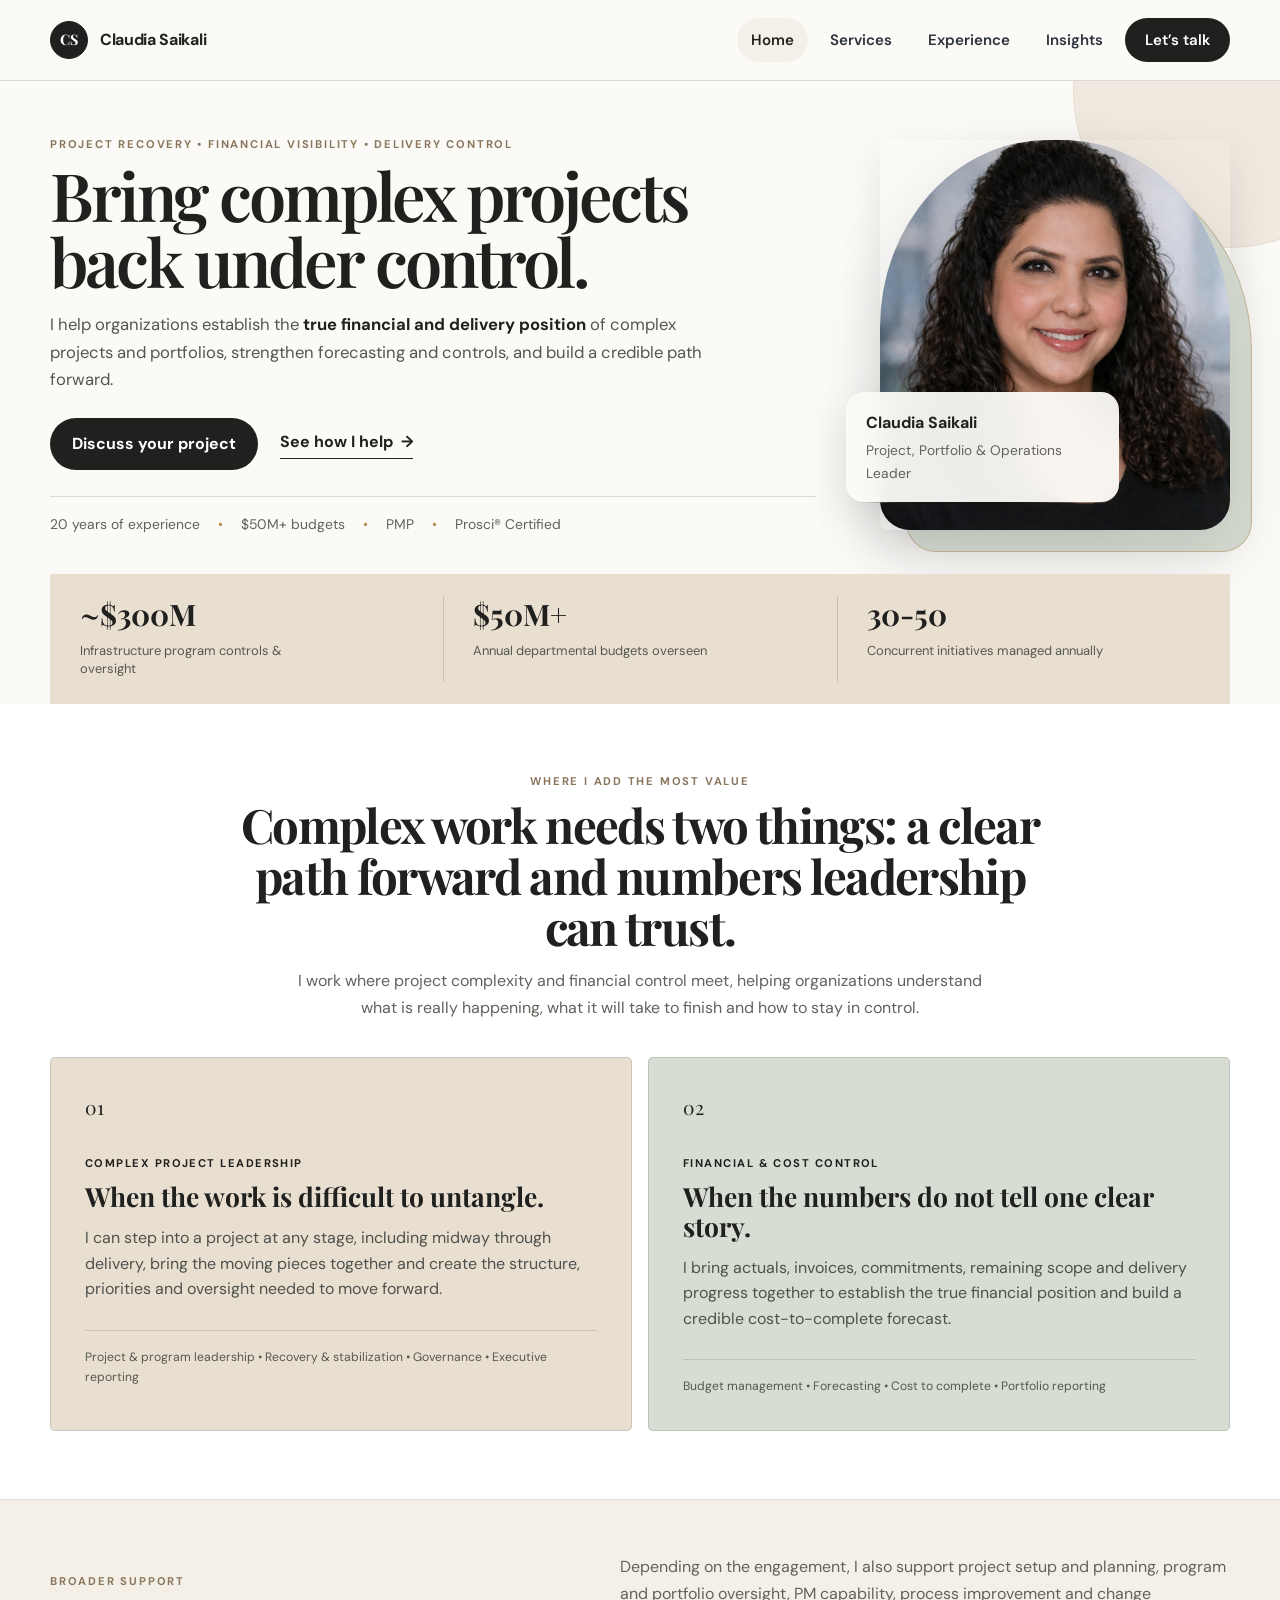
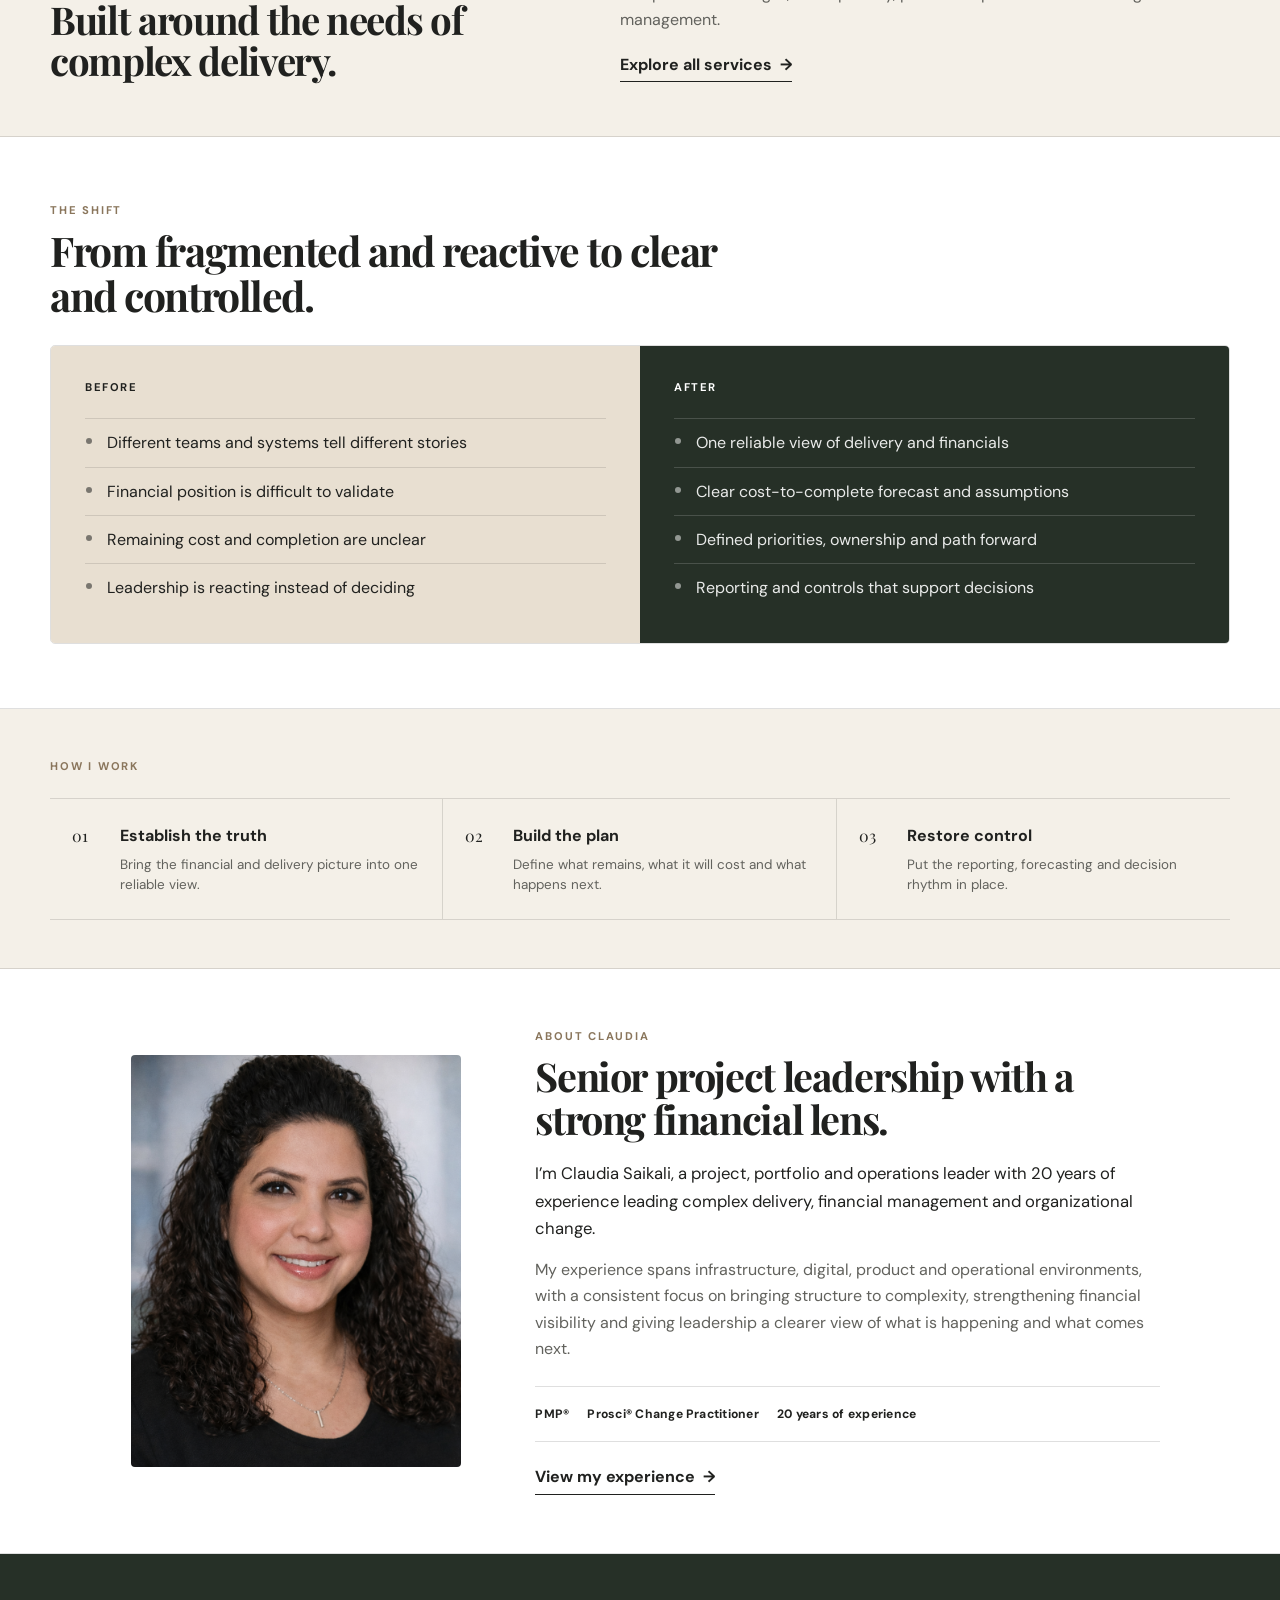
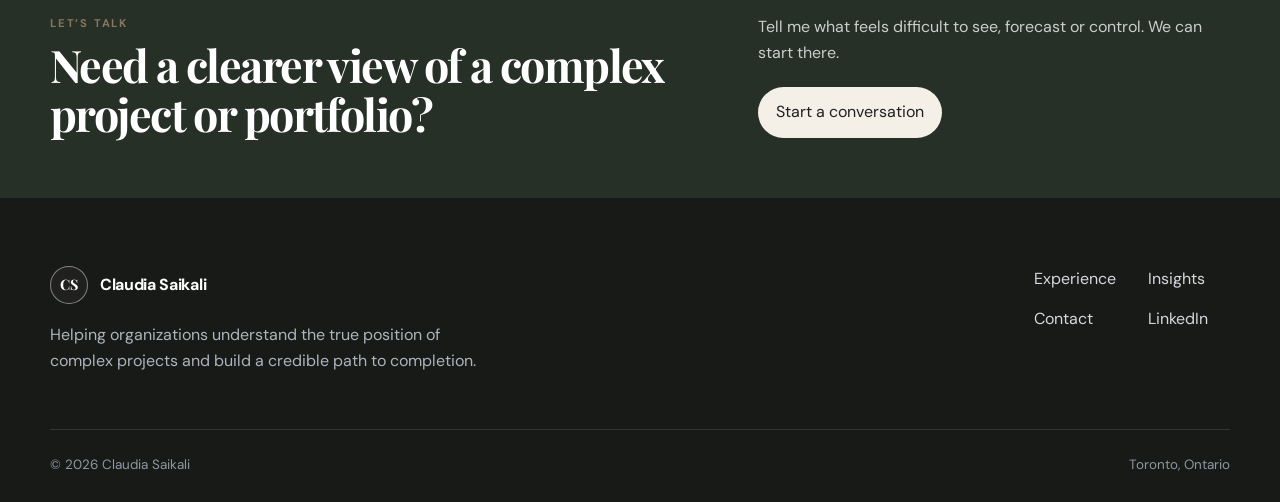
<file: index.html>
<!doctype html>
<html lang="en">
<head>
<meta charset="utf-8"><meta name="viewport" content="width=device-width,initial-scale=1">
<title>Claudia Saikali | Complex Project Recovery</title>
<meta name="description" content="Claudia Saikali helps organizations understand the true status and financial position of complex projects, then builds a credible plan to completion.">

<link rel="preconnect" href="https://fonts.googleapis.com">
<link rel="preconnect" href="https://fonts.gstatic.com" crossorigin>
<link href="https://fonts.googleapis.com/css2?family=DM+Sans:wght@400;500;600;700&family=Playfair+Display:wght@600;700&display=swap" rel="stylesheet">
<link rel="stylesheet" href="style.css">
<link rel="icon" type="image/png" href="favicon.png">


<style>
:root{
  --ink:#20211f;
  --muted:#62625d;
  --paper:#fbfaf7;
  --white:#ffffff;
  --cream:#f4f0e8;
  --sand:#e8dfd1;
  --sage:#d7ddd2;
  --sage-deep:#5f6959;
  --stone:#e5e2dc;
  --line:rgba(32,33,31,.14);
}
html{scroll-behavior:smooth}
body{background:var(--paper);color:var(--ink)}
.site-header{background:rgba(251,250,247,.96);border-bottom:1px solid var(--line);backdrop-filter:blur(10px)}
.brand-mark{background:var(--ink);color:#fff}
.nav-cta{background:var(--ink)!important;color:#fff!important}

/* HERO */
.hero{position:relative;overflow:hidden;padding:54px 0 0!important;background:var(--paper)!important}
.hero:after{content:"";position:absolute;right:-105px;top:-145px;width:310px;height:310px;border-radius:50%;background:var(--sand);opacity:.6}
.hero-grid{position:relative;z-index:1;display:grid!important;grid-template-columns:minmax(0,1.3fr) minmax(285px,.62fr)!important;gap:48px!important;align-items:center!important}
.hero h1{max-width:720px;margin:0 0 18px;font-family:"Playfair Display",serif;font-size:clamp(3rem,5.2vw,4.9rem)!important;line-height:.98!important;letter-spacing:-.045em}
.hero-lead{max-width:680px;margin:0;color:#555650;font-size:1.04rem!important;line-height:1.66!important}
.hero-actions{margin-top:24px!important}
.trust-row{margin-top:26px!important;padding-top:16px!important;border-top:1px solid var(--line)!important}
.portrait-wrap{width:min(100%,350px)!important;margin-left:auto!important;border-radius:7px!important;box-shadow:0 15px 40px rgba(32,33,31,.10)!important}
.portrait-wrap img{width:100%!important;max-height:390px!important;object-fit:cover!important}
.portrait-accent{background:var(--sage)!important}
.portrait-caption{background:rgba(251,250,247,.95)!important;color:var(--ink)!important}

/* Metrics flow out of the hero instead of looking like three tables */
.hero-stats{position:relative;z-index:1;display:grid!important;grid-template-columns:repeat(3,1fr)!important;margin-top:38px!important;padding:0!important;background:var(--sand)!important;border:0!important;border-radius:0!important}
.hero-stats>div{position:relative;display:flex!important;flex-direction:column!important;gap:5px;padding:25px 30px!important;background:transparent!important;border:0!important}
.hero-stats>div+div:before{content:"";position:absolute;left:0;top:22px;bottom:22px;width:1px;background:rgba(32,33,31,.16)}
.hero-stats strong{font-family:"Playfair Display",serif;font-size:1.85rem;color:var(--ink)}
.hero-stats span{max-width:250px;color:#575852;font-size:.81rem;line-height:1.4}

/* Global section rhythm */
.section{padding:56px 0!important;border-top:1px solid var(--line)!important}
.section-heading{max-width:700px!important;margin:0 0 25px!important}
.section-heading h2,.method-header h2,.profile-copy h2,.help-intro h2{margin:0;font-family:"Playfair Display",serif;font-size:clamp(2rem,3vw,2.85rem)!important;line-height:1.07!important;letter-spacing:-.03em}
.kicker{margin:0 0 9px!important;color:#8a765c!important;font-size:.7rem!important;font-weight:700!important;letter-spacing:.16em!important;text-transform:uppercase}
.kicker.light{color:#d7c4a4!important}

/* Problem section */
.problem-section{background:#fff!important}
.problem-intro{display:grid!important;grid-template-columns:1.08fr .92fr!important;gap:54px!important;align-items:end!important;margin-bottom:26px!important}
.problem-intro>p{max-width:520px;margin:0 0 4px;color:var(--muted);line-height:1.62}
.problem-list{display:grid!important;grid-template-columns:repeat(3,minmax(0,1fr))!important;gap:14px!important}
.problem-item{display:block!important;padding:24px!important;border:1px solid var(--line)!important;border-radius:5px!important;background:var(--cream)!important}
.problem-item:nth-child(2){background:#fff!important}
.problem-item:nth-child(3){background:var(--sage)!important}
.problem-number{display:block!important;margin-bottom:23px!important;color:#8a765c!important;font-size:.74rem!important;font-weight:700!important}
.problem-item h3{margin:0 0 9px;font-size:1.06rem;line-height:1.3}
.problem-item p{margin:0;color:#595a54;font-size:.9rem;line-height:1.52}

/* HOW I HELP: one clear horizontal system, no boxes within boxes */
.services-section{background:var(--cream)!important}
.help-intro{display:grid;grid-template-columns:1fr 1fr;gap:54px;align-items:end;margin-bottom:30px}
.help-intro>p{max-width:550px;margin:0 0 4px;color:var(--muted);line-height:1.62}
.help-list{border-top:1px solid rgba(32,33,31,.22)}
.help-row{display:grid!important;grid-template-columns:55px minmax(260px,.9fr) minmax(300px,1.1fr)!important;gap:28px!important;align-items:start!important;padding:28px 0!important;border-bottom:1px solid rgba(32,33,31,.18)!important;background:transparent!important}
.help-index{color:#8a765c;font-size:.75rem;font-weight:700;letter-spacing:.08em}
.service-label{margin:0 0 8px!important;color:#77736b!important;font-size:.67rem!important;font-weight:700!important;letter-spacing:.1em!important;text-transform:uppercase}
.help-title h3{margin:0;font-family:"Playfair Display",serif;font-size:1.28rem;line-height:1.18}
.help-copy p{margin:0;color:#555650;font-size:.91rem;line-height:1.56}
.help-copy .help-meta{margin-top:13px;color:#77736b;font-size:.77rem;line-height:1.55}
.help-link{display:inline-block;margin-top:22px}

/* My approach */
.method-section{background:#fff!important;color:var(--ink)!important}
.method-header{display:grid!important;grid-template-columns:1fr 1fr!important;gap:54px!important;align-items:end!important;margin-bottom:26px!important}
.method-header>p{margin:0 0 3px!important;color:var(--muted)!important;line-height:1.62!important}
.method-header h2{color:var(--ink)!important}
.method-grid,.method-grid-three{display:grid!important;grid-template-columns:repeat(3,minmax(0,1fr))!important;gap:14px!important;margin:0!important}
.method-card{display:block!important;min-height:215px!important;padding:25px!important;border:1px solid var(--line)!important;border-radius:5px!important;background:var(--cream)!important;color:var(--ink)!important;opacity:1!important;visibility:visible!important;transform:none!important}
.method-card:nth-child(2){background:var(--sand)!important}
.method-card:nth-child(3){background:var(--sage)!important}
.method-card span{display:block!important;margin-bottom:34px!important;color:#8a765c!important;font-size:.74rem!important;font-weight:700!important}
.method-card h3{display:block!important;margin:0 0 9px!important;color:var(--ink)!important;font-family:"Playfair Display",serif!important;font-size:1.28rem!important;line-height:1.17!important}
.method-card p{display:block!important;margin:0!important;color:#555650!important;font-size:.91rem!important;line-height:1.55!important}

/* Before / After */
.before-after-section{background:var(--cream)!important}
.before-after-grid{display:grid!important;grid-template-columns:1fr 1fr!important;gap:14px!important}
.ba-card{padding:27px!important;border-radius:5px!important;border:1px solid var(--line)!important}
.ba-card.before{background:var(--sand)!important;color:var(--ink)!important}
.ba-card.after{background:var(--sage-deep)!important;color:#fff!important}
.ba-card h3{margin:0 0 17px;font-family:"Playfair Display",serif;font-size:1.4rem}
.ba-card ul{margin:0;padding-left:18px}
.ba-card li{margin:8px 0;line-height:1.43}
.ba-card.after *{color:#fff!important}

/* About */
.profile-section{background:#fff!important}
.profile-grid{display:grid!important;grid-template-columns:minmax(245px,.58fr) minmax(0,1.42fr)!important;gap:44px!important;align-items:center!important}
.profile-image img{width:100%!important;max-height:345px!important;object-fit:cover!important;border-radius:5px!important}
.profile-copy h2{max-width:720px;margin-bottom:14px!important}
.profile-copy>p{max-width:720px;color:#575852;line-height:1.6}
.credential-pills{gap:8px!important;margin:18px 0!important}
.credential-pills span{background:var(--cream)!important;border:1px solid var(--line)!important}

/* CTA */
.cta-section{padding:50px 0!important;background:#263029!important;color:#fff!important}
.cta-grid{display:grid!important;grid-template-columns:1.08fr .92fr!important;gap:52px!important;align-items:center!important}
.cta-section h2{margin:0;color:#fff!important;font-family:"Playfair Display",serif;font-size:clamp(2rem,3vw,2.75rem)!important;line-height:1.07!important}
.cta-section p{color:rgba(255,255,255,.74)!important}
.button-light{background:var(--paper)!important;color:var(--ink)!important;border-color:var(--paper)!important}
.site-footer{background:#181a18!important}

/* Never hide content because of reveal animation */
.reveal{opacity:1!important;visibility:visible!important;transform:none!important}

@media(max-width:900px){
  .hero-grid,.problem-intro,.help-intro,.method-header,.profile-grid,.cta-grid{grid-template-columns:1fr!important;gap:25px!important}
  .portrait-wrap{margin:0!important}
  .problem-list,.method-grid,.method-grid-three{grid-template-columns:1fr!important}
  .help-row{grid-template-columns:42px 1fr!important}
  .help-copy{grid-column:2}
}
@media(max-width:700px){
  .hero{padding-top:40px!important}
  .hero h1{font-size:2.85rem!important}
  .hero-stats{grid-template-columns:1fr!important}
  .hero-stats>div+div:before{left:25px;right:25px;top:0;bottom:auto;width:auto;height:1px}
  .section{padding:45px 0!important}
  .before-after-grid{grid-template-columns:1fr!important}
  .help-row{grid-template-columns:1fr!important;gap:10px!important}
  .help-copy{grid-column:auto}
  .method-card{min-height:0!important}
}
</style>

<style>
.problem-grid{display:grid!important;grid-template-columns:repeat(2,minmax(0,1fr))!important;gap:14px!important}
.problem-card{min-width:0!important}
@media(max-width:760px){.problem-grid{grid-template-columns:1fr!important}}
</style>

<style>
/* Short-form homepage rebuild */
.focus-section{padding:68px 0;background:#fff;border-bottom:1px solid var(--line)}
.focus-intro{max-width:820px;margin:0 auto 36px;text-align:center}
.focus-intro h2,.services-bridge h2,.transformation-heading h2,.home-cta h2{
  margin:0;font-family:"Playfair Display",serif;letter-spacing:-.035em;line-height:1.08
}
.focus-intro h2{font-size:clamp(2.15rem,3.7vw,3.35rem)}
.focus-intro>p:last-child{max-width:690px;margin:16px auto 0;color:var(--muted);line-height:1.65}
.focus-grid{display:grid;grid-template-columns:repeat(2,minmax(0,1fr));gap:16px}
.focus-card{padding:34px;border:1px solid var(--line);border-radius:5px}
.focus-card-sand{background:var(--sand)}
.focus-card-sage{background:var(--sage)}
.focus-number{display:block;margin-bottom:30px;font-family:"Playfair Display",serif;font-size:1.2rem}
.focus-label{margin:0 0 10px;font-size:.7rem;font-weight:700;letter-spacing:.13em;text-transform:uppercase}
.focus-card h3{margin:0 0 13px;font-family:"Playfair Display",serif;font-size:1.65rem;line-height:1.12}
.focus-card>p:not(.focus-label){margin:0;color:#4f514c;line-height:1.6}
.focus-tags{margin-top:28px;padding-top:16px;border-top:1px solid rgba(32,33,31,.15);font-size:.76rem;line-height:1.65;color:#565851}

.services-bridge{padding:54px 0;background:var(--cream);border-bottom:1px solid var(--line)}
.services-bridge-grid{display:grid;grid-template-columns:.9fr 1.1fr;gap:70px;align-items:end}
.services-bridge h2{font-size:clamp(1.9rem,3vw,2.7rem)}
.services-bridge-copy p{margin:0 0 18px;color:var(--muted);line-height:1.65}
.text-link{color:var(--ink);font-weight:700;text-decoration:none;border-bottom:1px solid var(--ink);padding-bottom:3px}

.transformation-section{padding:64px 0;background:#fff;border-bottom:1px solid var(--line)}
.transformation-heading{max-width:720px;margin-bottom:28px}
.transformation-heading h2{font-size:clamp(2rem,3.2vw,2.9rem)}
.transformation-box{display:grid;grid-template-columns:1fr 1fr;border:1px solid var(--line);border-radius:5px;overflow:hidden}
.state{padding:32px 34px}
.state-before{background:var(--sand)}
.state-after{background:#263027;color:#fff}
.state-label{margin:0 0 22px;font-size:.7rem;font-weight:700;letter-spacing:.14em;text-transform:uppercase}
.state ul{list-style:none;margin:0;padding:0}
.state li{position:relative;padding:12px 0 12px 22px;border-top:1px solid rgba(32,33,31,.13);line-height:1.45}
.state li:before{content:"";position:absolute;left:1px;top:19px;width:6px;height:6px;border-radius:50%;background:currentColor;opacity:.55}
.state-after li{border-color:rgba(255,255,255,.16);color:rgba(255,255,255,.9)}

.approach-strip{padding:48px 0;background:var(--cream);border-bottom:1px solid var(--line)}
.approach-grid{display:grid;grid-template-columns:repeat(3,1fr);margin-top:22px;border-top:1px solid var(--line);border-bottom:1px solid var(--line)}
.approach-step{display:grid;grid-template-columns:36px 1fr;gap:12px;padding:24px 22px;border-right:1px solid var(--line)}
.approach-step:last-child{border-right:0}
.approach-step>span{font-family:"Playfair Display",serif}
.approach-step strong{display:block;margin-bottom:6px}
.approach-step p{margin:0;color:var(--muted);font-size:.84rem;line-height:1.5}

.home-cta{padding:60px 0;background:#263027;color:#fff}
.home-cta-grid{display:grid;grid-template-columns:1.15fr .85fr;gap:70px;align-items:center}
.home-cta .kicker{color:#c9bca7}
.home-cta h2{font-size:clamp(2.15rem,3.5vw,3.2rem)}
.home-cta-grid>div:last-child p{margin:0 0 22px;color:rgba(255,255,255,.76);line-height:1.6}
.btn-light{display:inline-block;background:#f4f0e8!important;color:#20211f!important;text-decoration:none;padding:12px 18px;border-radius:999px}

@media(max-width:800px){
  .focus-grid,.services-bridge-grid,.transformation-box,.home-cta-grid{grid-template-columns:1fr}
  .services-bridge-grid,.home-cta-grid{gap:24px}
  .approach-grid{grid-template-columns:1fr}
  .approach-step{border-right:0;border-bottom:1px solid var(--line)}
  .approach-step:last-child{border-bottom:0}
}
@media(max-width:600px){
  .focus-section,.transformation-section{padding:50px 0}
  .focus-card,.state{padding:26px 24px}
}
</style>


<style>
.about-home{
  padding:58px 0;
  background:#fff;
  border-bottom:1px solid var(--line);
}
.about-home-grid{
  display:grid;
  grid-template-columns:.9fr 1.1fr;
  gap:72px;
  align-items:start;
}
.about-home-heading h2{
  margin:0;
  max-width:520px;
  font-family:"Playfair Display",serif;
  font-size:clamp(2rem,3.1vw,2.85rem);
  line-height:1.08;
  letter-spacing:-.035em;
}
.about-home-copy{
  max-width:650px;
}
.about-home-copy>p{
  margin:0 0 14px;
  color:var(--muted);
  line-height:1.65;
}
.about-home-copy>p:first-child{
  color:var(--ink);
  font-size:1.04rem;
}
.about-home-proof{
  display:flex;
  flex-wrap:wrap;
  gap:9px 18px;
  margin:24px 0 22px;
  padding:17px 0;
  border-top:1px solid var(--line);
  border-bottom:1px solid var(--line);
}
.about-home-proof span{
  font-size:.76rem;
  font-weight:700;
  letter-spacing:.02em;
}
@media(max-width:800px){
  .about-home-grid{grid-template-columns:1fr;gap:24px}
}
@media(max-width:600px){
  .about-home{padding:48px 0}
}
</style>


<style>
/* About Claudia with portrait */
.about-home-with-photo{
  display:grid!important;
  grid-template-columns:minmax(250px,.72fr) minmax(0,1.28fr)!important;
  gap:64px!important;
  align-items:center!important;
  max-width:1040px!important;
}
.about-home-photo{
  width:100%!important;
  max-width:330px!important;
  justify-self:center!important;
}
.about-home-photo img{
  display:block!important;
  width:100%!important;
  height:auto!important;
  aspect-ratio:4/5!important;
  object-fit:cover!important;
  object-position:center top!important;
  border-radius:4px!important;
}
.about-home-content h2{
  margin:0 0 20px!important;
  font-family:"Playfair Display",serif!important;
  font-size:clamp(2rem,3.1vw,2.85rem)!important;
  line-height:1.08!important;
  letter-spacing:-.035em!important;
}
.about-home-content>p:not(.kicker){
  margin:0 0 14px!important;
  color:var(--muted)!important;
  line-height:1.65!important;
}
.about-home-content>p:nth-of-type(2){
  color:var(--ink)!important;
  font-size:1.04rem!important;
}
@media(max-width:760px){
  .about-home-with-photo{
    grid-template-columns:1fr!important;
    gap:28px!important;
  }
  .about-home-photo{
    max-width:280px!important;
    justify-self:start!important;
  }
}
</style>

</head>
<body>
<a class="skip-link" href="#main">Skip to content</a>

<header class="site-header">
  <div class="shell nav-shell">
    <a class="brand" href="index.html"><span class="brand-mark">CS</span><span>Claudia Saikali</span></a>
    <button class="menu-toggle" type="button" aria-expanded="false" aria-controls="primary-nav">Menu</button>
    <nav class="nav" id="primary-nav" aria-label="Primary navigation">
      <a href="index.html">Home</a>
      <a href="services.html">Services</a>
      <a href="experience.html">Experience</a>
      <a href="insights.html">Insights</a>
      <a class="nav-cta" href="contact.html">Let’s talk</a>
    </nav>
  </div>
</header>

<script>document.querySelectorAll(".nav a")[0].classList.add("active")</script>

<main id="main">
<section class="hero">
  <div class="shell hero-grid">
    <div class="reveal">
      <p class="kicker">Project recovery • Financial visibility • Delivery control</p>
      <h1>Bring complex projects back under control.</h1>
      <p class="hero-lead">
        I help organizations establish the <strong>true financial and delivery position</strong> of complex projects and portfolios, strengthen forecasting and controls, and build a credible path forward.
      </p>
      <div class="hero-actions">
        <a class="button button-dark" href="contact.html">Discuss your project</a>
        <a class="text-link" href="#how-i-help">See how I help <span>→</span></a>
      </div>
      <div class="trust-row"><span>20 years of experience</span><span>$50M+ budgets</span><span>PMP</span><span>Prosci® Certified</span></div>
    </div>
    <div class="reveal">
      <div class="portrait-wrap">
        <div class="portrait-accent"></div>
        <img src="profile.jpg" alt="Professional portrait of Claudia Saikali">
        <div class="portrait-caption"><strong>Claudia Saikali</strong><span>Project, Portfolio & Operations Leader</span></div>
      </div>
    </div>
  </div>

  <div class="shell hero-stats reveal">
    <div><strong>~$300M</strong><span>Infrastructure program controls &amp; oversight</span></div>
    <div><strong>$50M+</strong><span>Annual departmental budgets overseen</span></div>
    <div><strong>30-50</strong><span>Concurrent initiatives managed annually</span></div>
  </div>
</section>
<section class="focus-section">
  <div class="shell">
    <div class="focus-intro">
      <p class="kicker">Where I add the most value</p>
      <h2>Complex work needs two things: a clear path forward and numbers leadership can trust.</h2>
      <p>I work where project complexity and financial control meet, helping organizations understand what is really happening, what it will take to finish and how to stay in control.</p>
    </div>

    <div class="focus-grid">
      <article class="focus-card focus-card-sand">
        <span class="focus-number">01</span>
        <p class="focus-label">Complex Project Leadership</p>
        <h3>When the work is difficult to untangle.</h3>
        <p>I can step into a project at any stage, including midway through delivery, bring the moving pieces together and create the structure, priorities and oversight needed to move forward.</p>
        <div class="focus-tags">Project &amp; program leadership • Recovery &amp; stabilization • Governance • Executive reporting</div>
      </article>

      <article class="focus-card focus-card-sage">
        <span class="focus-number">02</span>
        <p class="focus-label">Financial &amp; Cost Control</p>
        <h3>When the numbers do not tell one clear story.</h3>
        <p>I bring actuals, invoices, commitments, remaining scope and delivery progress together to establish the true financial position and build a credible cost-to-complete forecast.</p>
        <div class="focus-tags">Budget management • Forecasting • Cost to complete • Portfolio reporting</div>
      </article>
    </div>
  </div>
</section>

<section class="services-bridge">
  <div class="shell services-bridge-grid">
    <div>
      <p class="kicker">Broader support</p>
      <h2>Built around the needs of complex delivery.</h2>
    </div>
    <div class="services-bridge-copy">
      <p>Depending on the engagement, I also support project setup and planning, program and portfolio oversight, PM capability, process improvement and change management.</p>
      <a class="text-link" href="services.html">Explore all services <span>→</span></a>
    </div>
  </div>
</section>

<section class="transformation-section">
  <div class="shell">
    <div class="transformation-heading">
      <p class="kicker">The shift</p>
      <h2>From fragmented and reactive to clear and controlled.</h2>
    </div>

    <div class="transformation-box">
      <div class="state state-before">
        <p class="state-label">Before</p>
        <ul>
          <li>Different teams and systems tell different stories</li>
          <li>Financial position is difficult to validate</li>
          <li>Remaining cost and completion are unclear</li>
          <li>Leadership is reacting instead of deciding</li>
        </ul>
      </div>
      <div class="state state-after">
        <p class="state-label">After</p>
        <ul>
          <li>One reliable view of delivery and financials</li>
          <li>Clear cost-to-complete forecast and assumptions</li>
          <li>Defined priorities, ownership and path forward</li>
          <li>Reporting and controls that support decisions</li>
        </ul>
      </div>
    </div>
  </div>
</section>

<section class="approach-strip">
  <div class="shell">
    <p class="kicker">How I work</p>
    <div class="approach-grid">
      <div class="approach-step"><span>01</span><div><strong>Establish the truth</strong><p>Bring the financial and delivery picture into one reliable view.</p></div></div>
      <div class="approach-step"><span>02</span><div><strong>Build the plan</strong><p>Define what remains, what it will cost and what happens next.</p></div></div>
      <div class="approach-step"><span>03</span><div><strong>Restore control</strong><p>Put the reporting, forecasting and decision rhythm in place.</p></div></div>
    </div>
  </div>
</section>



<section class="about-home">
  <div class="shell about-home-with-photo">
    <div class="about-home-photo">
      <img src="profile.jpg" alt="Claudia Saikali">
    </div>
    <div class="about-home-content">
      <p class="kicker">About Claudia</p>
      <h2>Senior project leadership with a strong financial lens.</h2>
      <p>I’m Claudia Saikali, a project, portfolio and operations leader with 20 years of experience leading complex delivery, financial management and organizational change.</p>
      <p>My experience spans infrastructure, digital, product and operational environments, with a consistent focus on bringing structure to complexity, strengthening financial visibility and giving leadership a clearer view of what is happening and what comes next.</p>
      <div class="about-home-proof">
        <span>PMP®</span>
        <span>Prosci® Change Practitioner</span>
        <span>20 years of experience</span>
      </div>
      <a class="text-link" href="experience.html">View my experience <span>→</span></a>
    </div>
  </div>
</section>

<section class="home-cta">
  <div class="shell home-cta-grid">
    <div>
      <p class="kicker">Let’s talk</p>
      <h2>Need a clearer view of a complex project or portfolio?</h2>
    </div>
    <div>
      <p>Tell me what feels difficult to see, forecast or control. We can start there.</p>
      <a class="btn btn-light" href="contact.html">Start a conversation</a>
    </div>
  </div>
</section>
<footer class="site-footer">
  <div class="shell footer-grid">
    <div>
      <a class="brand footer-brand" href="index.html"><span class="brand-mark">CS</span><span>Claudia Saikali</span></a>
      <p>Helping organizations understand the true position of complex projects and build a credible path to completion.</p>
    </div>
    <div class="footer-links">
      <a href="experience.html">Experience</a>
      <a href="insights.html">Insights</a>
      <a href="contact.html">Contact</a>
      <a href="https://linkedin.com/in/claudia-saikali-pmp/" target="_blank" rel="noreferrer">LinkedIn</a>
    </div>
  </div>
  <div class="shell footer-bottom"><span>© <span id="year"></span> Claudia Saikali</span><span>Toronto, Ontario</span></div>
</footer>
<script>
document.getElementById("year").textContent=new Date().getFullYear();
const btn=document.querySelector(".menu-toggle"),nav=document.querySelector(".nav");
if(btn){btn.addEventListener("click",()=>{const open=btn.getAttribute("aria-expanded")==="true";btn.setAttribute("aria-expanded",String(!open));nav.classList.toggle("open")})}
const observer=new IntersectionObserver(entries=>entries.forEach(e=>{if(e.isIntersecting)e.target.classList.add("visible")}),{threshold:.12});
document.querySelectorAll(".reveal").forEach(el=>observer.observe(el));
</script>

</body>
</file>
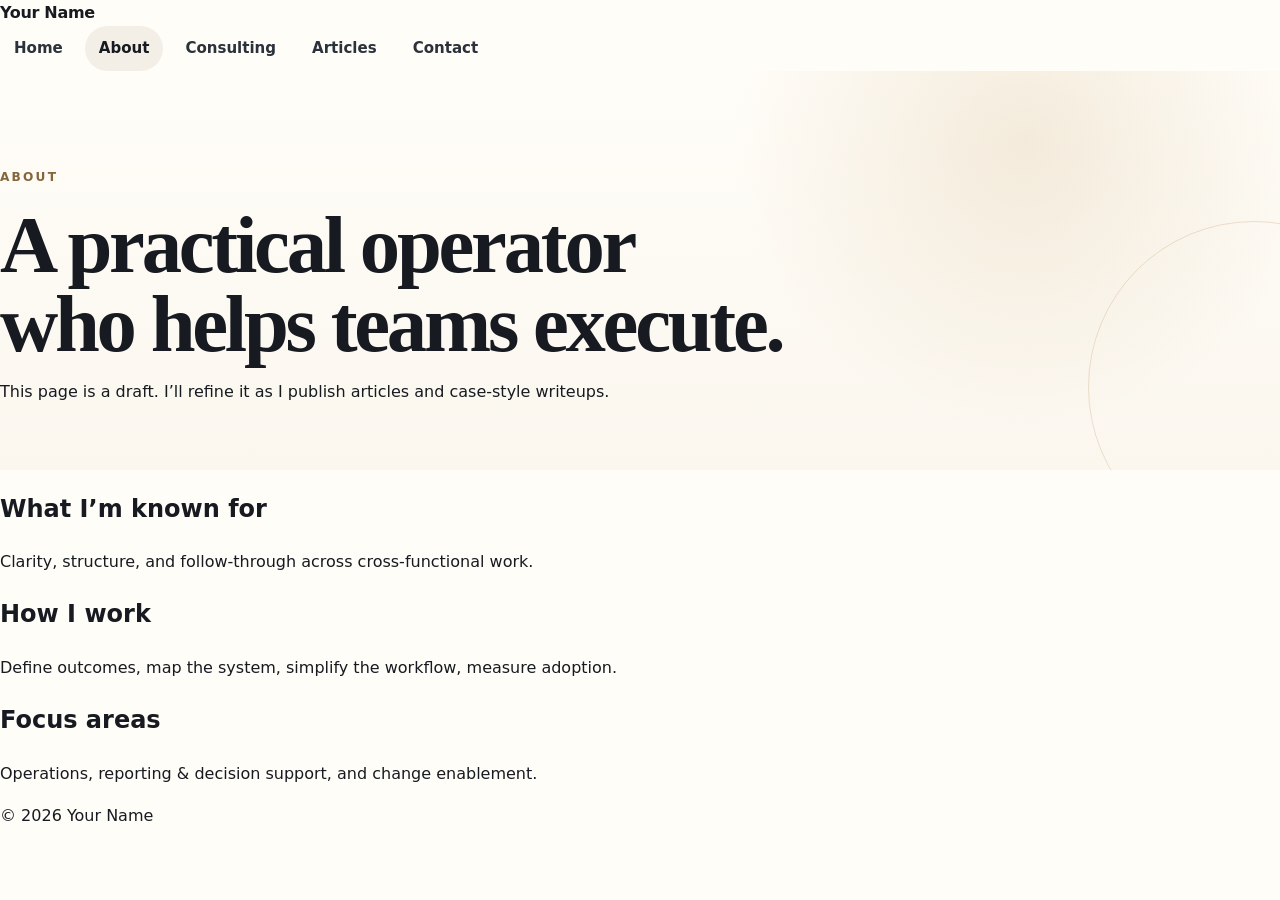
<file: about.html>
<!doctype html>
<html lang="en">
<head>
  <meta charset="utf-8" />
  <meta name="viewport" content="width=device-width, initial-scale=1" />
  <title>About — Your Name</title>
  <link rel="stylesheet" href="style.css" />
</head>
<body>
  <header class="header">
    <div class="container header-inner">
      <div class="brand"><a href="index.html">Your Name</a></div>
      <nav class="nav">
        <a href="index.html">Home</a>
        <a class="active" href="about.html">About</a>
        <a href="consulting.html">Consulting</a>
        <a href="articles.html">Articles</a>
        <a href="contact.html">Contact</a>
      </nav>
    </div>
  </header>

  <main class="container">
    <section class="hero">
      <p class="kicker">About</p>
      <h1>A practical operator who helps teams execute.</h1>
      <p class="subtitle">
        This page is a draft. I’ll refine it as I publish articles and case-style writeups.
      </p>
    </section>

    <section class="grid">
      <div class="card">
        <h2>What I’m known for</h2>
        <p>Clarity, structure, and follow-through across cross-functional work.</p>
      </div>
      <div class="card">
        <h2>How I work</h2>
        <p>Define outcomes, map the system, simplify the workflow, measure adoption.</p>
      </div>
      <div class="card">
        <h2>Focus areas</h2>
        <p>Operations, reporting & decision support, and change enablement.</p>
      </div>
    </section>

    <footer class="footer">
      <p>© <span id="year"></span> Your Name</p>
    </footer>
  </main>

  <script>
    document.getElementById("year").textContent = new Date().getFullYear();
  </script>
</body>
</html>
</file>
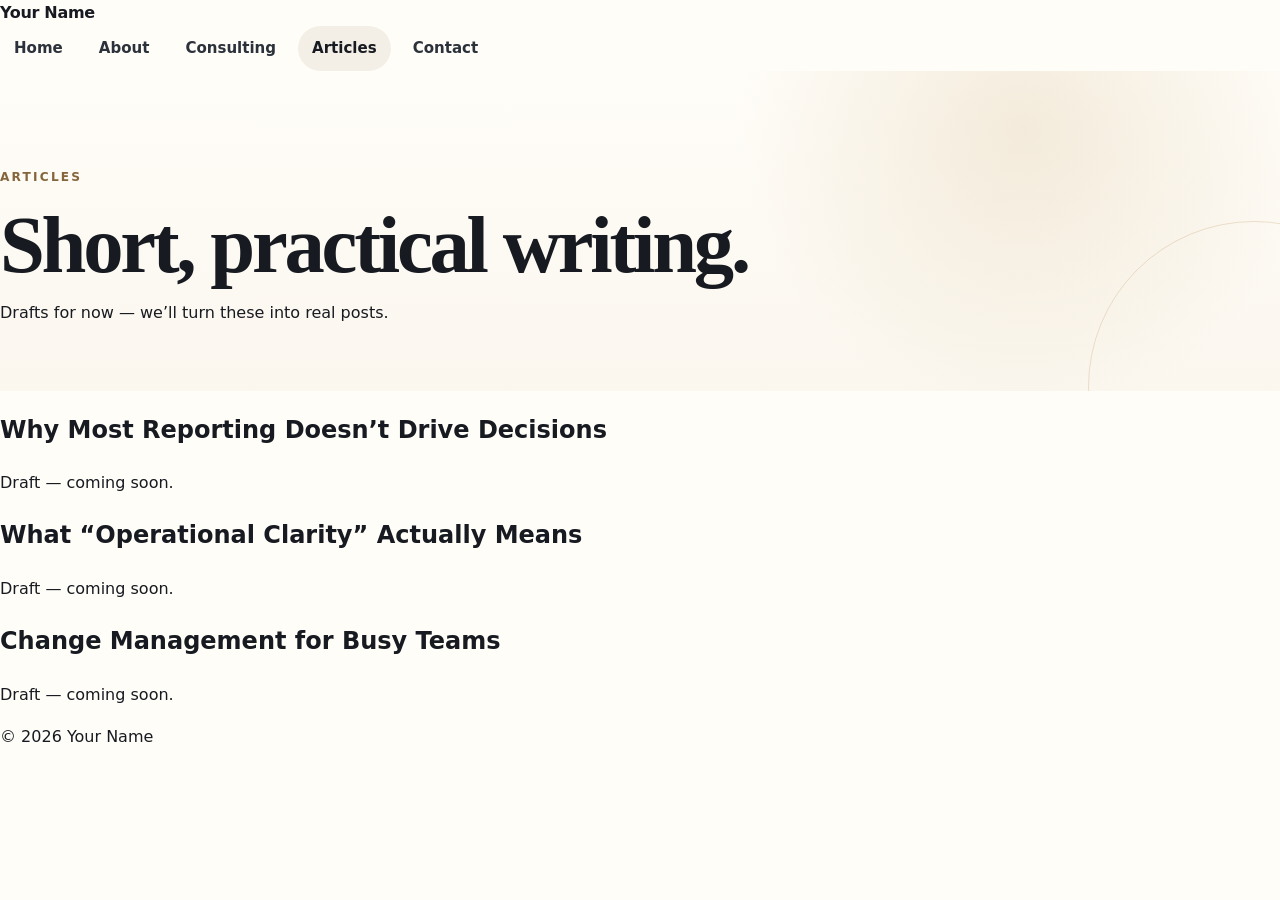
<file: articles.html>
<!doctype html>
<html lang="en">
<head>
  <meta charset="utf-8" />
  <meta name="viewport" content="width=device-width, initial-scale=1" />
  <title>Articles — Your Name</title>
  <link rel="stylesheet" href="style.css" />
</head>
<body>
  <header class="header">
    <div class="container header-inner">
      <div class="brand"><a href="index.html">Your Name</a></div>
      <nav class="nav">
        <a href="index.html">Home</a>
        <a href="about.html">About</a>
        <a href="consulting.html">Consulting</a>
        <a class="active" href="articles.html">Articles</a>
        <a href="contact.html">Contact</a>
      </nav>
    </div>
  </header>

  <main class="container">
    <section class="hero">
      <p class="kicker">Articles</p>
      <h1>Short, practical writing.</h1>
      <p class="subtitle">Drafts for now — we’ll turn these into real posts.</p>
    </section>

    <section class="grid">
      <div class="card">
        <h2>Why Most Reporting Doesn’t Drive Decisions</h2>
        <p>Draft — coming soon.</p>
      </div>
      <div class="card">
        <h2>What “Operational Clarity” Actually Means</h2>
        <p>Draft — coming soon.</p>
      </div>
      <div class="card">
        <h2>Change Management for Busy Teams</h2>
        <p>Draft — coming soon.</p>
      </div>
    </section>

    <footer class="footer">
      <p>© <span id="year"></span> Your Name</p>
    </footer>
  </main>

  <script>
    document.getElementById("year").textContent = new Date().getFullYear();
  </script>
</body>
</html>
</file>
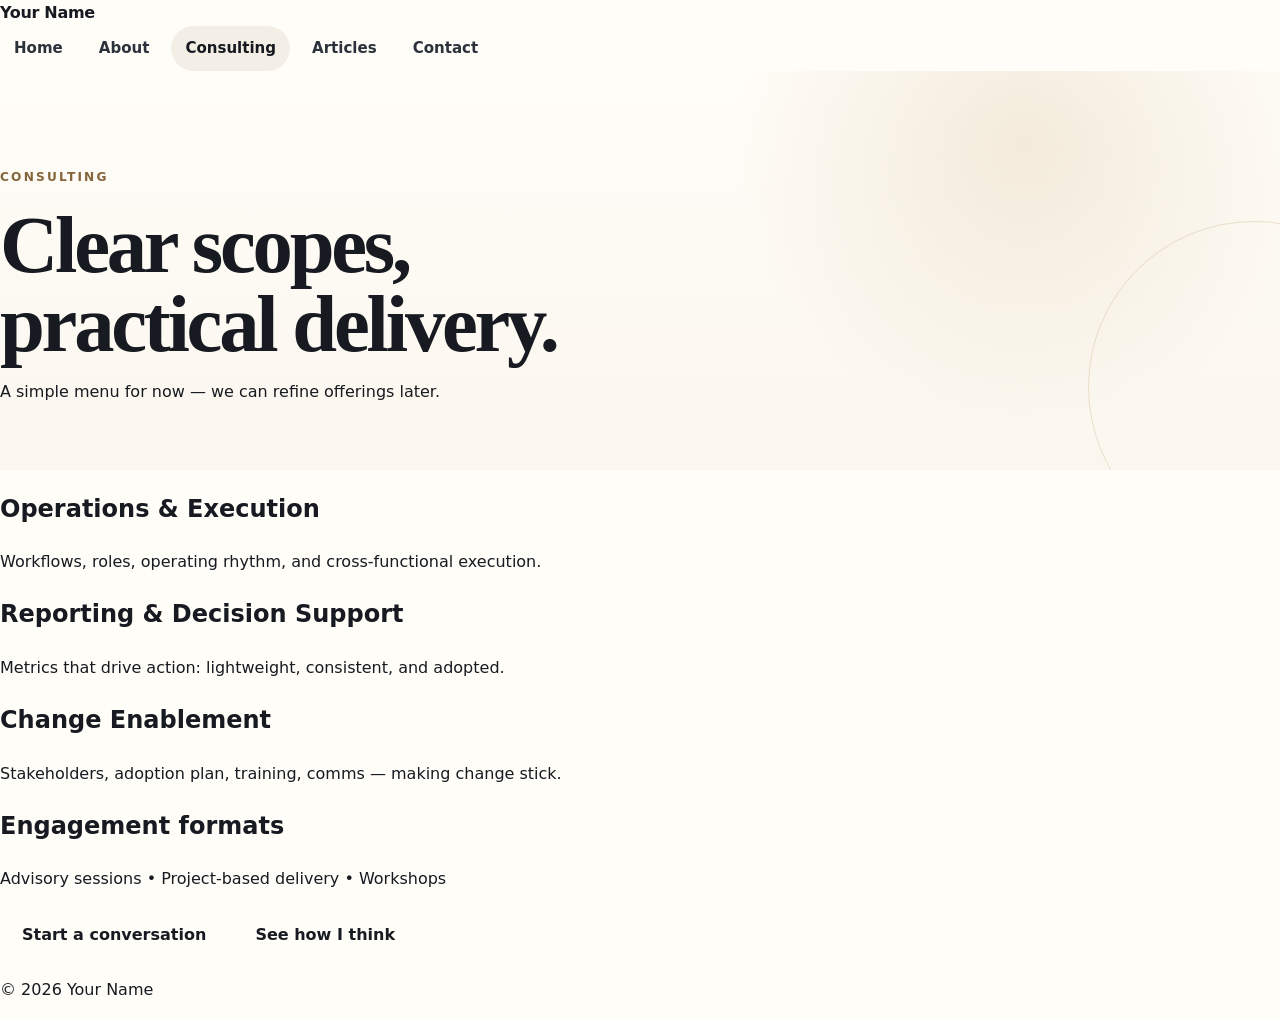
<file: consulting.html>
<!doctype html>
<html lang="en">
<head>
  <meta charset="utf-8" />
  <meta name="viewport" content="width=device-width, initial-scale=1" />
  <title>Consulting — Your Name</title>
  <link rel="stylesheet" href="style.css" />
</head>
<body>
  <header class="header">
    <div class="container header-inner">
      <div class="brand"><a href="index.html">Your Name</a></div>
      <nav class="nav">
        <a href="index.html">Home</a>
        <a href="about.html">About</a>
        <a class="active" href="consulting.html">Consulting</a>
        <a href="articles.html">Articles</a>
        <a href="contact.html">Contact</a>
      </nav>
    </div>
  </header>

  <main class="container">
    <section class="hero">
      <p class="kicker">Consulting</p>
      <h1>Clear scopes, practical delivery.</h1>
      <p class="subtitle">A simple menu for now — we can refine offerings later.</p>
    </section>

    <section class="grid">
      <div class="card">
        <h2>Operations & Execution</h2>
        <p>Workflows, roles, operating rhythm, and cross-functional execution.</p>
      </div>
      <div class="card">
        <h2>Reporting & Decision Support</h2>
        <p>Metrics that drive action: lightweight, consistent, and adopted.</p>
      </div>
      <div class="card">
        <h2>Change Enablement</h2>
        <p>Stakeholders, adoption plan, training, comms — making change stick.</p>
      </div>
    </section>

    <section class="grid">
      <div class="card" style="grid-column: span 12;">
        <h2>Engagement formats</h2>
        <p class="subtitle" style="margin-top:8px;">
          Advisory sessions • Project-based delivery • Workshops
        </p>
        <div class="actions">
          <a class="button" href="contact.html">Start a conversation</a>
          <a class="button secondary" href="articles.html">See how I think</a>
        </div>
      </div>
    </section>

    <footer class="footer">
      <p>© <span id="year"></span> Your Name</p>
    </footer>
  </main>

  <script>
    document.getElementById("year").textContent = new Date().getFullYear();
  </script>
</body>
</html>
</file>
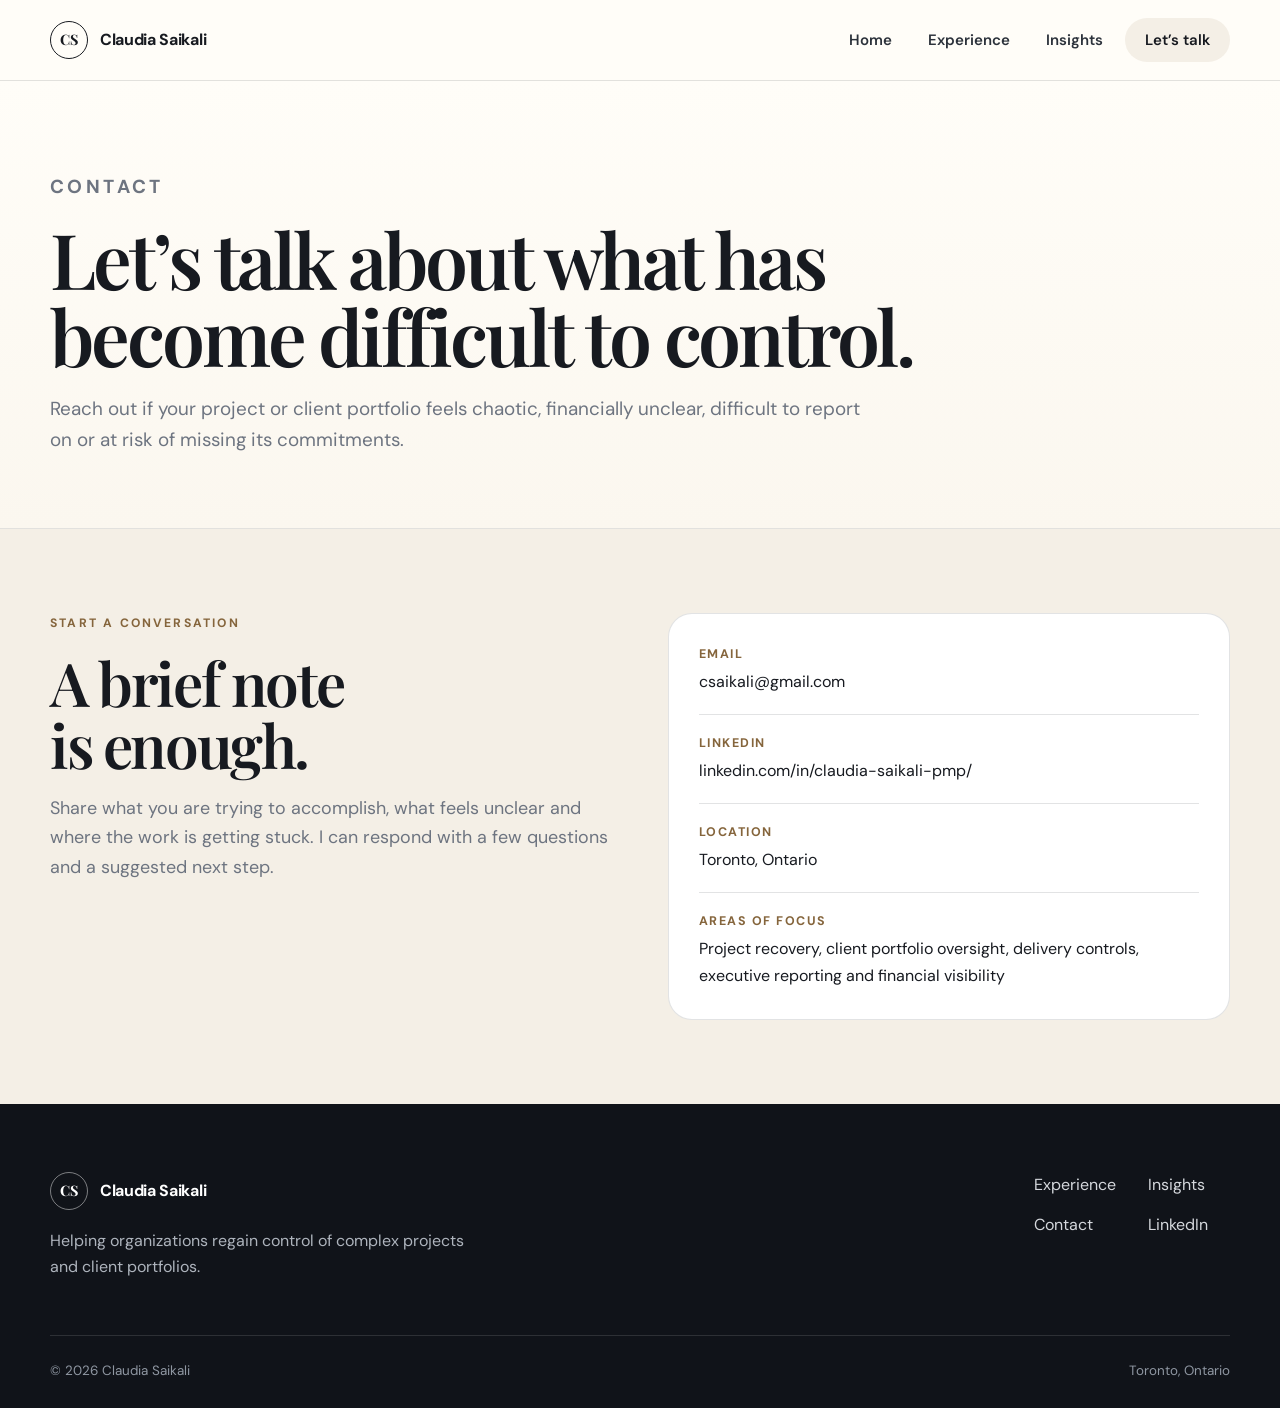
<file: contact.html>
<!doctype html>
<html lang="en"><head><meta charset="utf-8"><meta name="viewport" content="width=device-width,initial-scale=1">
<title>Contact | Claudia Saikali</title><meta name="description" content="Contact Claudia Saikali about project recovery, client portfolio oversight and delivery management.">
<link rel="preconnect" href="https://fonts.googleapis.com">
<link rel="preconnect" href="https://fonts.gstatic.com" crossorigin>
<link href="https://fonts.googleapis.com/css2?family=DM+Sans:wght@400;500;600;700&family=Playfair+Display:wght@600;700&display=swap" rel="stylesheet">
<link rel="stylesheet" href="style.css">
</head>
<body>
<header class="site-header">
  <div class="shell nav-shell">
    <a class="brand" href="index.html"><span class="brand-mark">CS</span><span>Claudia Saikali</span></a>
    <button class="menu-toggle" type="button" aria-expanded="false" aria-controls="primary-nav">Menu</button>
    <nav class="nav" id="primary-nav" aria-label="Primary navigation">
      <a href="index.html">Home</a>
      <a href="experience.html">Experience</a>
      <a href="insights.html">Insights</a>
      <a class="nav-cta" href="contact.html">Let’s talk</a>
    </nav>
  </div>
</header>
<script>document.querySelector(".nav-cta").classList.add("active")</script>
<main>
<section class="page-hero"><div class="shell"><p class="kicker">Contact</p><h1>Let’s talk about what has become difficult to control.</h1><p>Reach out if your project or client portfolio feels chaotic, financially unclear, difficult to report on or at risk of missing its commitments.</p></div></section>
<section class="content-section" style="background:var(--cream)"><div class="shell contact-layout">
<div><div class="section-heading"><p class="kicker">Start a conversation</p><h2>A brief note is enough.</h2></div><p style="color:var(--muted);font-size:1.12rem">Share what you are trying to accomplish, what feels unclear and where the work is getting stuck. I can respond with a few questions and a suggested next step.</p></div>
<div class="contact-panel"><div class="contact-list">
<div class="contact-item"><span class="contact-label">Email</span><a href="mailto:csaikali@gmail.com">csaikali@gmail.com</a></div>
<div class="contact-item"><span class="contact-label">LinkedIn</span><a href="https://linkedin.com/in/claudia-saikali-pmp/" target="_blank" rel="noreferrer">linkedin.com/in/claudia-saikali-pmp/</a></div>
<div class="contact-item"><span class="contact-label">Location</span>Toronto, Ontario</div>
<div class="contact-item"><span class="contact-label">Areas of focus</span>Project recovery, client portfolio oversight, delivery controls, executive reporting and financial visibility</div>
</div></div>
</div></section>
</main>
<footer class="site-footer">
  <div class="shell footer-grid">
    <div>
      <a class="brand footer-brand" href="index.html"><span class="brand-mark">CS</span><span>Claudia Saikali</span></a>
      <p>Helping organizations regain control of complex projects and client portfolios.</p>
    </div>
    <div class="footer-links">
      <a href="experience.html">Experience</a>
      <a href="insights.html">Insights</a>
      <a href="contact.html">Contact</a>
      <a href="https://linkedin.com/in/claudia-saikali-pmp/" target="_blank" rel="noreferrer">LinkedIn</a>
    </div>
  </div>
  <div class="shell footer-bottom"><span>© <span id="year"></span> Claudia Saikali</span><span>Toronto, Ontario</span></div>
</footer>
<script>
document.getElementById("year").textContent=new Date().getFullYear();
const btn=document.querySelector(".menu-toggle"),nav=document.querySelector(".nav");
if(btn){btn.addEventListener("click",()=>{const open=btn.getAttribute("aria-expanded")==="true";btn.setAttribute("aria-expanded",String(!open));nav.classList.toggle("open")})}
const observer=new IntersectionObserver(entries=>entries.forEach(e=>{if(e.isIntersecting)e.target.classList.add("visible")}),{threshold:.12});
document.querySelectorAll(".reveal").forEach(el=>observer.observe(el));
</script>
</body></html>
</file>
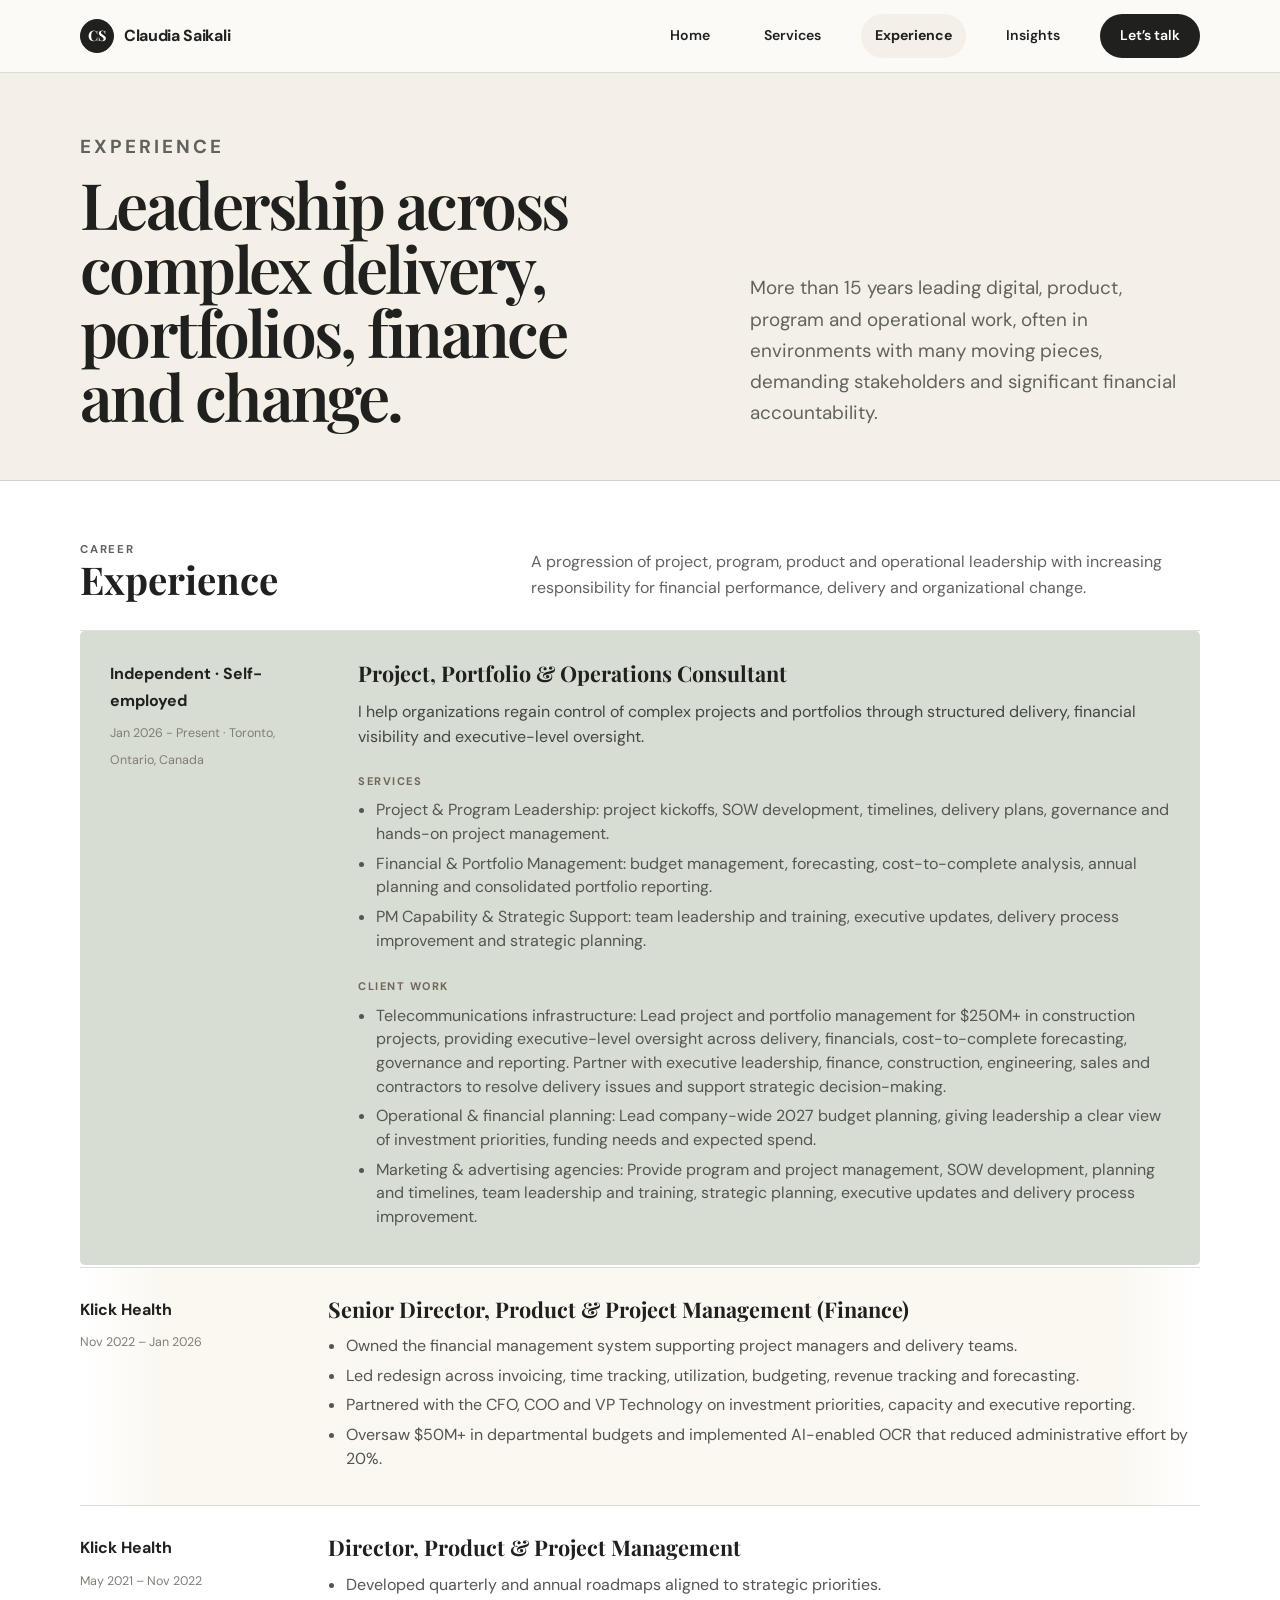
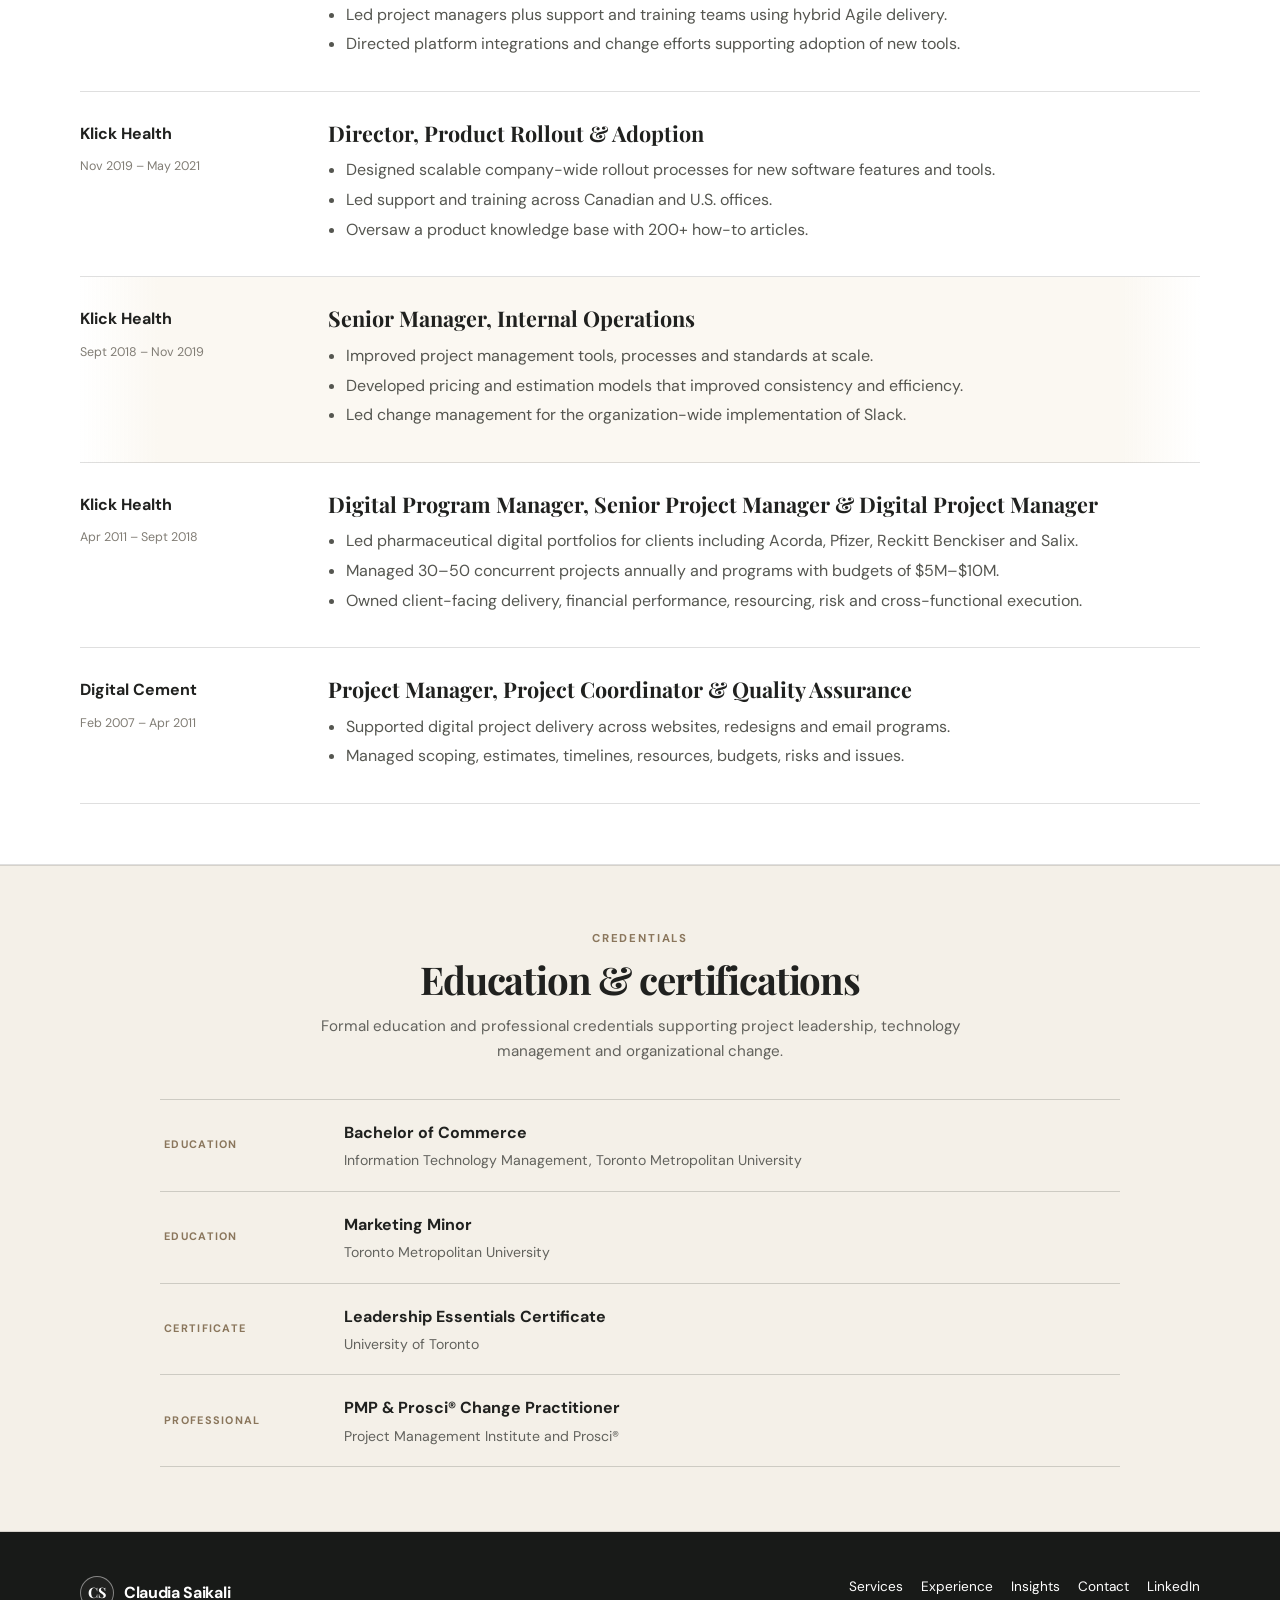
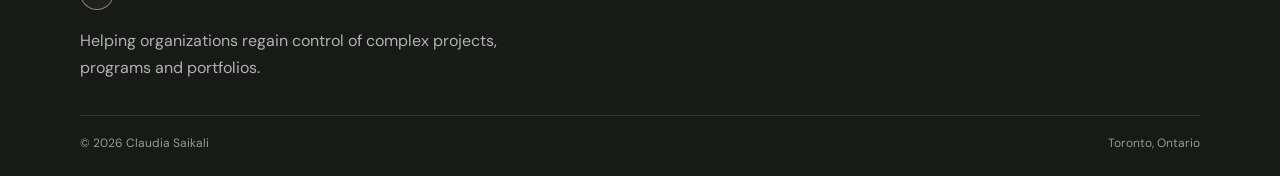
<file: experience.html>
<!doctype html><html lang="en"><head><meta charset="utf-8">
<meta name="viewport" content="width=device-width,initial-scale=1">
<link rel="preconnect" href="https://fonts.googleapis.com">
<link rel="preconnect" href="https://fonts.gstatic.com" crossorigin>
<link href="https://fonts.googleapis.com/css2?family=DM+Sans:wght@400;500;600;700&family=Playfair+Display:wght@600;700&display=swap" rel="stylesheet">
<link rel="stylesheet" href="style.css">
<link rel="icon" type="image/png" href="favicon.png"><title>Experience | Claudia Saikali</title>
<style>
:root{--ink:#20211f;--muted:#62625d;--paper:#fbfaf7;--white:#fff;--cream:#f4f0e8;--sand:#e8dfd1;--sage:#d7ddd2;--sage-deep:#5f6959;--line:rgba(32,33,31,.14)}
html{scroll-behavior:smooth}
body{margin:0;background:var(--paper);color:var(--ink);font-family:"DM Sans",sans-serif}
*{box-sizing:border-box}
.shell{width:min(1120px,calc(100% - 48px));margin:auto}
.site-header{position:sticky;top:0;z-index:20;background:rgba(251,250,247,.96);border-bottom:1px solid var(--line);backdrop-filter:blur(10px)}
.nav-shell{min-height:72px;display:flex;align-items:center;justify-content:space-between;gap:30px}
.brand{display:flex;align-items:center;gap:10px;color:var(--ink);text-decoration:none;font-weight:700}
.brand-mark{width:34px;height:34px;border-radius:50%;display:grid;place-items:center;background:var(--ink);color:#fff;font-family:"Playfair Display",serif}
.nav{display:flex;align-items:center;gap:26px}.nav a{color:var(--ink);text-decoration:none;font-size:.88rem}.nav a.active{font-weight:700}
.nav-cta{padding:10px 16px;border-radius:999px;background:var(--ink);color:#fff!important}
.menu-toggle{display:none}.skip-link{position:absolute;left:-9999px}
.kicker{margin:0 0 10px;color:#8a765c;font-size:.71rem;font-weight:700;letter-spacing:.16em;text-transform:uppercase}
.page-hero{background:var(--cream);border-bottom:1px solid var(--line);padding:58px 0 52px}
.hero-grid{display:grid;grid-template-columns:1.15fr .85fr;gap:60px;align-items:end}
.page-hero h1{max-width:760px;margin:0;font-family:"Playfair Display",serif;font-size:clamp(2.8rem,5vw,4.6rem);line-height:1;letter-spacing:-.04em}
.hero-copy{margin:0;color:var(--muted);line-height:1.65}
.section{padding:60px 0;border-bottom:1px solid var(--line)}
.section-title{display:grid;grid-template-columns:.75fr 1.25fr;gap:50px;align-items:end;margin-bottom:30px}
.section-title h2{margin:0;font-family:"Playfair Display",serif;font-size:clamp(2rem,3vw,2.85rem);line-height:1.07}
.section-title p{margin:0;color:var(--muted);line-height:1.6}
.site-footer{padding:44px 0 22px;background:#181a18;color:#fff}.footer-grid{display:flex;justify-content:space-between;gap:40px}.footer-brand{color:#fff}.site-footer p{color:rgba(255,255,255,.66);max-width:430px}.footer-links{display:flex;gap:18px;flex-wrap:wrap}.footer-links a{color:#fff;text-decoration:none;font-size:.85rem}.footer-bottom{display:flex;justify-content:space-between;margin-top:34px;padding-top:18px;border-top:1px solid rgba(255,255,255,.12);color:rgba(255,255,255,.55);font-size:.75rem}
@media(max-width:760px){.shell{width:min(100% - 32px,1120px)}.hero-grid,.section-title{grid-template-columns:1fr;gap:18px}.page-hero{padding:44px 0}.nav{gap:13px}.nav a:not(.nav-cta){display:none}.section{padding:46px 0}.footer-grid{flex-direction:column}}
</style>
<style>
.experience-section{background:#fff}
.timeline{border-top:1px solid var(--line)}
.role{display:grid;grid-template-columns:210px 1fr;gap:38px;padding:29px 0;border-bottom:1px solid var(--line)}
.role-meta strong{display:block;margin-bottom:5px}.role-meta span{color:#817d75;font-size:.78rem}
.role h3{margin:0 0 12px;font-family:"Playfair Display",serif;font-size:1.35rem;line-height:1.18}
.role ul{margin:0;padding-left:18px;color:#555650}.role li{margin:6px 0;line-height:1.48}
.role:nth-child(2),.role:nth-child(5){background:linear-gradient(90deg,transparent 0,#fbf8f2 7%,#fbf8f2 93%,transparent 100%)}
.credentials{background:var(--cream)}
.credential-grid{display:grid;grid-template-columns:repeat(2,1fr);gap:14px}
.credential{padding:22px 24px;border:1px solid var(--line);border-radius:5px;background:#fff}
.credential:nth-child(2),.credential:nth-child(3){background:var(--sand)}
.credential strong{display:block;margin-bottom:5px}.credential span{color:var(--muted);font-size:.86rem}
@media(max-width:760px){.role{grid-template-columns:1fr;gap:10px}.credential-grid{grid-template-columns:1fr}}
</style>
<style>
/* Experience alignment refinement */
.credentials .section-title{
  display:grid!important;
  grid-template-columns:minmax(280px,.72fr) minmax(0,1.28fr)!important;
  gap:48px!important;
  align-items:end!important;
  margin-bottom:28px!important;
}
.credentials .section-title > div,
.credentials .section-title > p{
  min-width:0!important;
}
.credentials .section-title h2{
  max-width:420px!important;
}
.credentials .section-title > p{
  max-width:590px!important;
  justify-self:start!important;
}
.credential-grid{
  width:100%!important;
  display:grid!important;
  grid-template-columns:repeat(2,minmax(0,1fr))!important;
  gap:14px!important;
}
.credential{
  width:100%!important;
  min-width:0!important;
}
@media(max-width:760px){
  .credentials .section-title,
  .credential-grid{
    grid-template-columns:1fr!important;
  }
}
</style>


<style>
.current-role{
  background:var(--sage)!important;
  margin:0!important;
  padding:30px 26px!important;
  border-radius:5px!important;
  border-bottom:0!important;
}
.current-role + .role{border-top:1px solid var(--line)!important}

.credentials .shell{
  width:min(1120px,calc(100% - 48px))!important;
  margin-left:auto!important;
  margin-right:auto!important;
}
.credentials .section-title{
  width:100%!important;
  display:grid!important;
  grid-template-columns:minmax(300px,.8fr) minmax(0,1.2fr)!important;
  gap:54px!important;
  align-items:end!important;
}
.credentials .section-title > p{
  width:100%!important;
  max-width:650px!important;
  margin:0!important;
}
.credentials .credential-grid{
  width:100%!important;
  max-width:none!important;
  margin:0!important;
  grid-template-columns:repeat(2,minmax(0,1fr))!important;
}
@media(max-width:760px){
  .credentials .shell{width:min(100% - 32px,1120px)!important}
  .credentials .section-title,
  .credentials .credential-grid{grid-template-columns:1fr!important}
  .current-role{padding:24px!important}
}
</style>


<style>
/* Current consulting role */
.current-role{
  background:var(--sage)!important;
  padding:30px!important;
  margin:0 0 2px!important;
  border-radius:5px!important;
}
.current-role .role-intro{
  margin:0 0 20px!important;
  color:#444640!important;
  line-height:1.6!important;
}
.current-role .role-subhead{
  margin:22px 0 8px!important;
  color:#6f675b!important;
  font-size:.69rem!important;
  font-weight:700!important;
  letter-spacing:.14em!important;
}
.current-role ul + .role-subhead{margin-top:25px!important}

@media(max-width:760px){
  .credentials-inner{width:calc(100% - 32px)!important}
  .credentials-heading,
  .credentials-grid-rebuilt{grid-template-columns:1fr!important}
  .credentials-heading{gap:18px!important}
  .current-role{padding:24px!important}
}
</style>


<style>
/* Education & certifications — rebuilt as one centered, cohesive section */
.education-section{
  width:100%!important;
  margin:0!important;
  padding:64px 24px!important;
  background:#f4f0e8!important;
  border-top:1px solid rgba(32,33,31,.14)!important;
  border-bottom:1px solid rgba(32,33,31,.14)!important;
}
.education-wrap{
  width:100%!important;
  max-width:960px!important;
  margin:0 auto!important;
  padding:0!important;
}
.education-header{
  width:100%!important;
  max-width:720px!important;
  margin:0 auto 36px!important;
  padding:0!important;
  text-align:center!important;
}
.education-header .kicker{
  margin:0 0 10px!important;
  text-align:center!important;
}
.education-header h2{
  margin:0!important;
  font-family:"Playfair Display",serif!important;
  font-size:clamp(2rem,3vw,2.8rem)!important;
  line-height:1.08!important;
  letter-spacing:-.03em!important;
  color:#20211f!important;
  text-align:center!important;
}
.education-intro{
  max-width:650px!important;
  margin:14px auto 0!important;
  color:#62625d!important;
  font-size:.95rem!important;
  line-height:1.6!important;
  text-align:center!important;
}
.education-list{
  width:100%!important;
  margin:0 auto!important;
  padding:0!important;
  border-top:1px solid rgba(32,33,31,.18)!important;
}
.education-item{
  width:100%!important;
  display:grid!important;
  grid-template-columns:150px minmax(0,1fr)!important;
  gap:30px!important;
  align-items:center!important;
  margin:0!important;
  padding:20px 4px!important;
  background:transparent!important;
  border:0!important;
  border-bottom:1px solid rgba(32,33,31,.18)!important;
  border-radius:0!important;
}
.education-type{
  color:#8a765c!important;
  font-size:.68rem!important;
  font-weight:700!important;
  letter-spacing:.12em!important;
  text-transform:uppercase!important;
}
.education-content{
  min-width:0!important;
}
.education-content strong{
  display:block!important;
  margin:0 0 4px!important;
  color:#20211f!important;
  font-size:1rem!important;
  font-weight:700!important;
}
.education-content span{
  display:block!important;
  color:#62625d!important;
  font-size:.88rem!important;
  line-height:1.45!important;
}
@media(max-width:700px){
  .education-section{padding:50px 20px!important}
  .education-wrap{max-width:100%!important}
  .education-item{
    grid-template-columns:1fr!important;
    gap:6px!important;
    padding:18px 2px!important;
  }
}
</style>

</head><body><header class="site-header"><div class="shell nav-shell">
<a class="brand" href="index.html"><span class="brand-mark">CS</span><span>Claudia Saikali</span></a>
<nav class="nav" aria-label="Primary navigation"><a href="index.html">Home</a><a href="services.html">Services</a><a href="experience.html">Experience</a><a href="insights.html">Insights</a><a class="nav-cta" href="contact.html">Let’s talk</a></nav>
</div></header>
<script>document.querySelectorAll(".nav a")[2].classList.add("active")</script>
<main>
<section class="page-hero"><div class="shell hero-grid"><div><p class="kicker">Experience</p><h1>Leadership across complex delivery, portfolios, finance and change.</h1></div><p class="hero-copy">More than 15 years leading digital, product, program and operational work, often in environments with many moving pieces, demanding stakeholders and significant financial accountability.</p></div></section>
<section class="section experience-section"><div class="shell"><div class="section-title"><div><p class="kicker">Career</p><h2>Experience</h2></div><p>A progression of project, program, product and operational leadership with increasing responsibility for financial performance, delivery and organizational change.</p></div>
<div class="timeline">
<article class="role current-role">
  <div class="role-meta">
    <strong>Independent · Self-employed</strong>
    <span>Jan 2026 - Present · Toronto, Ontario, Canada</span>
  </div>
  <div>
    <h3>Project, Portfolio &amp; Operations Consultant</h3>
    <p class="role-intro">I help organizations regain control of complex projects and portfolios through structured delivery, financial visibility and executive-level oversight.</p>

    <p class="role-subhead">SERVICES</p>
    <ul>
      <li>Project &amp; Program Leadership: project kickoffs, SOW development, timelines, delivery plans, governance and hands-on project management.</li>
      <li>Financial &amp; Portfolio Management: budget management, forecasting, cost-to-complete analysis, annual planning and consolidated portfolio reporting.</li>
      <li>PM Capability &amp; Strategic Support: team leadership and training, executive updates, delivery process improvement and strategic planning.</li>
    </ul>

    <p class="role-subhead">CLIENT WORK</p>
    <ul>
      <li>Telecommunications infrastructure: Lead project and portfolio management for $250M+ in construction projects, providing executive-level oversight across delivery, financials, cost-to-complete forecasting, governance and reporting. Partner with executive leadership, finance, construction, engineering, sales and contractors to resolve delivery issues and support strategic decision-making.</li>
      <li>Operational &amp; financial planning: Lead company-wide 2027 budget planning, giving leadership a clear view of investment priorities, funding needs and expected spend.</li>
      <li>Marketing &amp; advertising agencies: Provide program and project management, SOW development, planning and timelines, team leadership and training, strategic planning, executive updates and delivery process improvement.</li>
    </ul>
  </div>
</article>
<article class="role"><div class="role-meta"><strong>Klick Health</strong><span>Nov 2022 – Jan 2026</span></div><div><h3>Senior Director, Product &amp; Project Management (Finance)</h3><ul><li>Owned the financial management system supporting project managers and delivery teams.</li><li>Led redesign across invoicing, time tracking, utilization, budgeting, revenue tracking and forecasting.</li><li>Partnered with the CFO, COO and VP Technology on investment priorities, capacity and executive reporting.</li><li>Oversaw $50M+ in departmental budgets and implemented AI-enabled OCR that reduced administrative effort by 20%.</li></ul></div></article>
<article class="role"><div class="role-meta"><strong>Klick Health</strong><span>May 2021 – Nov 2022</span></div><div><h3>Director, Product &amp; Project Management</h3><ul><li>Developed quarterly and annual roadmaps aligned to strategic priorities.</li><li>Led project managers plus support and training teams using hybrid Agile delivery.</li><li>Directed platform integrations and change efforts supporting adoption of new tools.</li></ul></div></article>
<article class="role"><div class="role-meta"><strong>Klick Health</strong><span>Nov 2019 – May 2021</span></div><div><h3>Director, Product Rollout &amp; Adoption</h3><ul><li>Designed scalable company-wide rollout processes for new software features and tools.</li><li>Led support and training across Canadian and U.S. offices.</li><li>Oversaw a product knowledge base with 200+ how-to articles.</li></ul></div></article>
<article class="role"><div class="role-meta"><strong>Klick Health</strong><span>Sept 2018 – Nov 2019</span></div><div><h3>Senior Manager, Internal Operations</h3><ul><li>Improved project management tools, processes and standards at scale.</li><li>Developed pricing and estimation models that improved consistency and efficiency.</li><li>Led change management for the organization-wide implementation of Slack.</li></ul></div></article>
<article class="role"><div class="role-meta"><strong>Klick Health</strong><span>Apr 2011 – Sept 2018</span></div><div><h3>Digital Program Manager, Senior Project Manager &amp; Digital Project Manager</h3><ul><li>Led pharmaceutical digital portfolios for clients including Acorda, Pfizer, Reckitt Benckiser and Salix.</li><li>Managed 30–50 concurrent projects annually and programs with budgets of $5M–$10M.</li><li>Owned client-facing delivery, financial performance, resourcing, risk and cross-functional execution.</li></ul></div></article>
<article class="role"><div class="role-meta"><strong>Digital Cement</strong><span>Feb 2007 – Apr 2011</span></div><div><h3>Project Manager, Project Coordinator &amp; Quality Assurance</h3><ul><li>Supported digital project delivery across websites, redesigns and email programs.</li><li>Managed scoping, estimates, timelines, resources, budgets, risks and issues.</li></ul></div></article>
</div></div></section>
<section class="education-section">
  <div class="education-wrap">
    <div class="education-header">
      <p class="kicker">Credentials</p>
      <h2>Education &amp; certifications</h2>
      <p class="education-intro">Formal education and professional credentials supporting project leadership, technology management and organizational change.</p>
    </div>

    <div class="education-list">
      <div class="education-item">
        <div class="education-type">Education</div>
        <div class="education-content">
          <strong>Bachelor of Commerce</strong>
          <span>Information Technology Management, Toronto Metropolitan University</span>
        </div>
      </div>

      <div class="education-item">
        <div class="education-type">Education</div>
        <div class="education-content">
          <strong>Marketing Minor</strong>
          <span>Toronto Metropolitan University</span>
        </div>
      </div>

      <div class="education-item">
        <div class="education-type">Certificate</div>
        <div class="education-content">
          <strong>Leadership Essentials Certificate</strong>
          <span>University of Toronto</span>
        </div>
      </div>

      <div class="education-item">
        <div class="education-type">Professional</div>
        <div class="education-content">
          <strong>PMP &amp; Prosci® Change Practitioner</strong>
          <span>Project Management Institute and Prosci®</span>
        </div>
      </div>
    </div>
  </div>
</section>
</main><footer class="site-footer"><div class="shell footer-grid"><div><a class="brand footer-brand" href="index.html"><span class="brand-mark">CS</span><span>Claudia Saikali</span></a><p>Helping organizations regain control of complex projects, programs and portfolios.</p></div><div class="footer-links"><a href="services.html">Services</a><a href="experience.html">Experience</a><a href="insights.html">Insights</a><a href="contact.html">Contact</a><a href="https://linkedin.com/in/claudia-saikali-pmp/" target="_blank" rel="noreferrer">LinkedIn</a></div></div><div class="shell footer-bottom"><span>© <span id="year"></span> Claudia Saikali</span><span>Toronto, Ontario</span></div></footer><script>document.getElementById("year").textContent=new Date().getFullYear();</script></body></html>
</file>
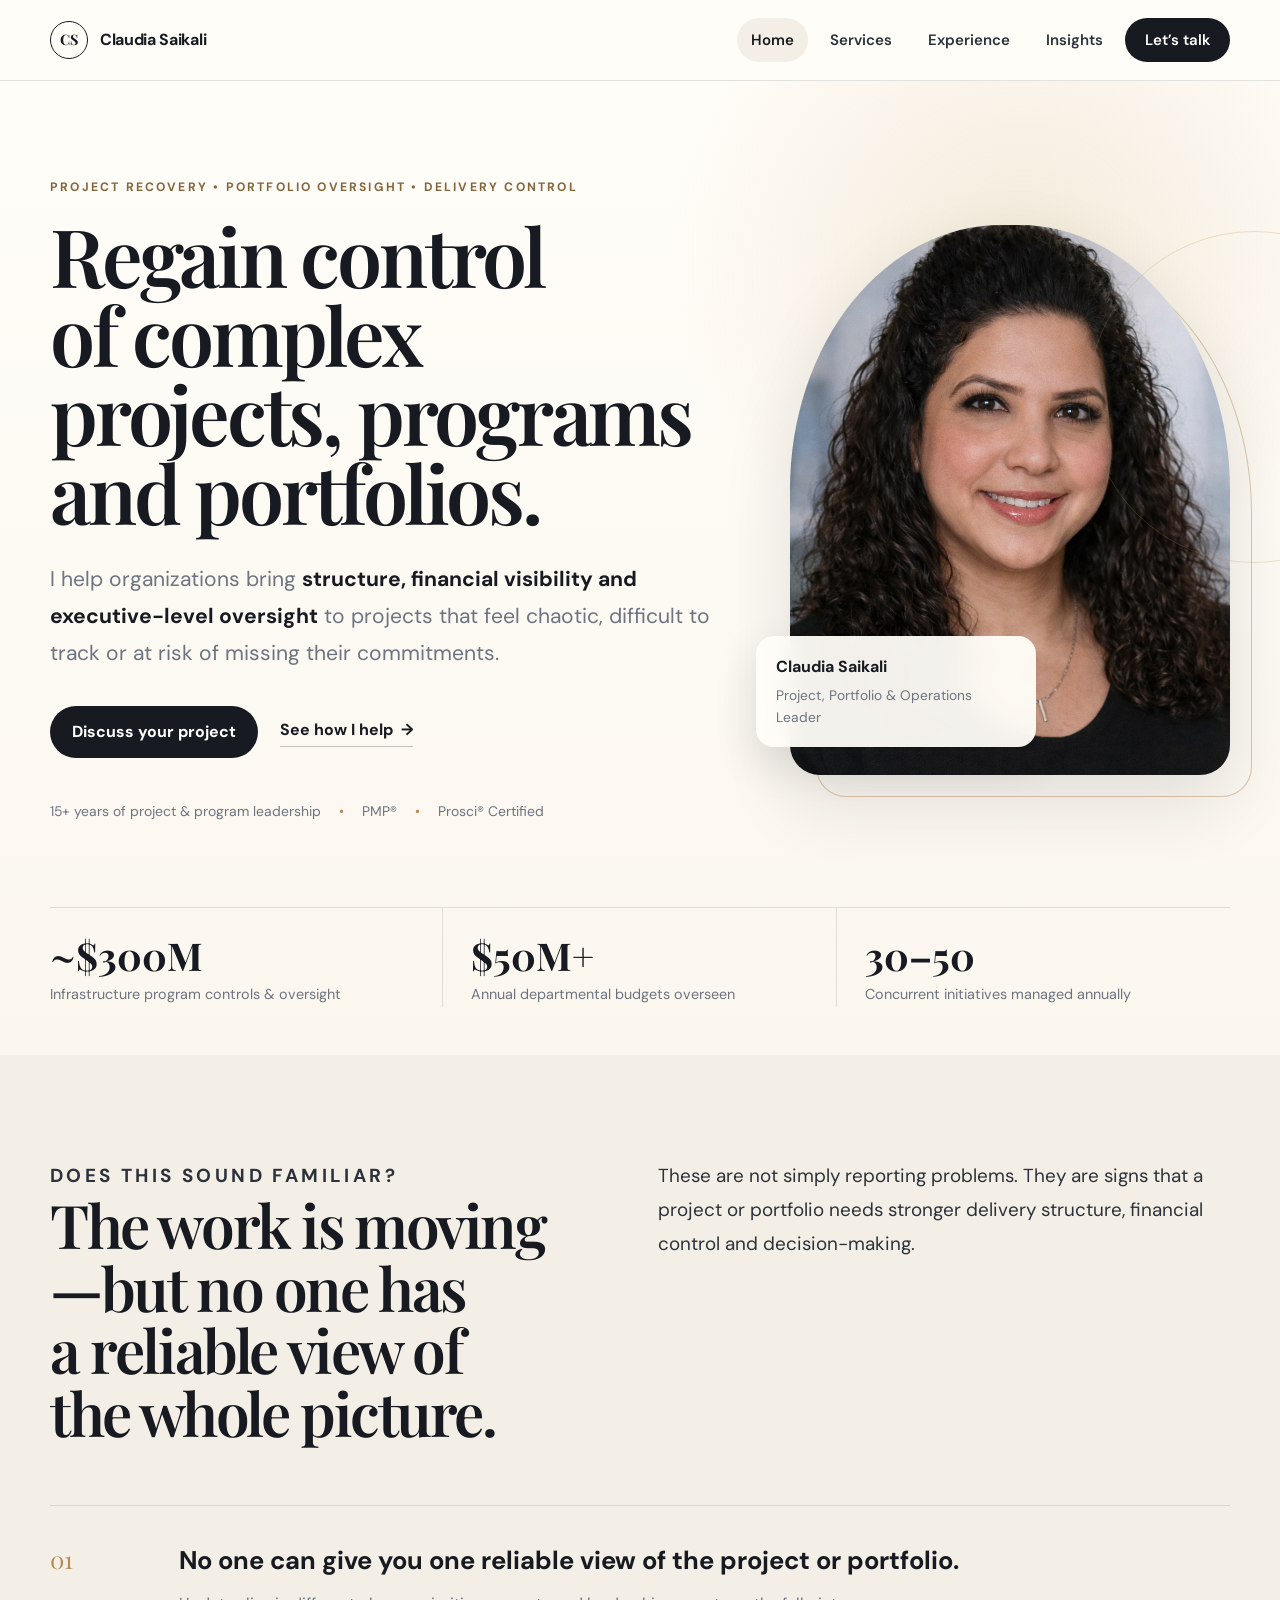
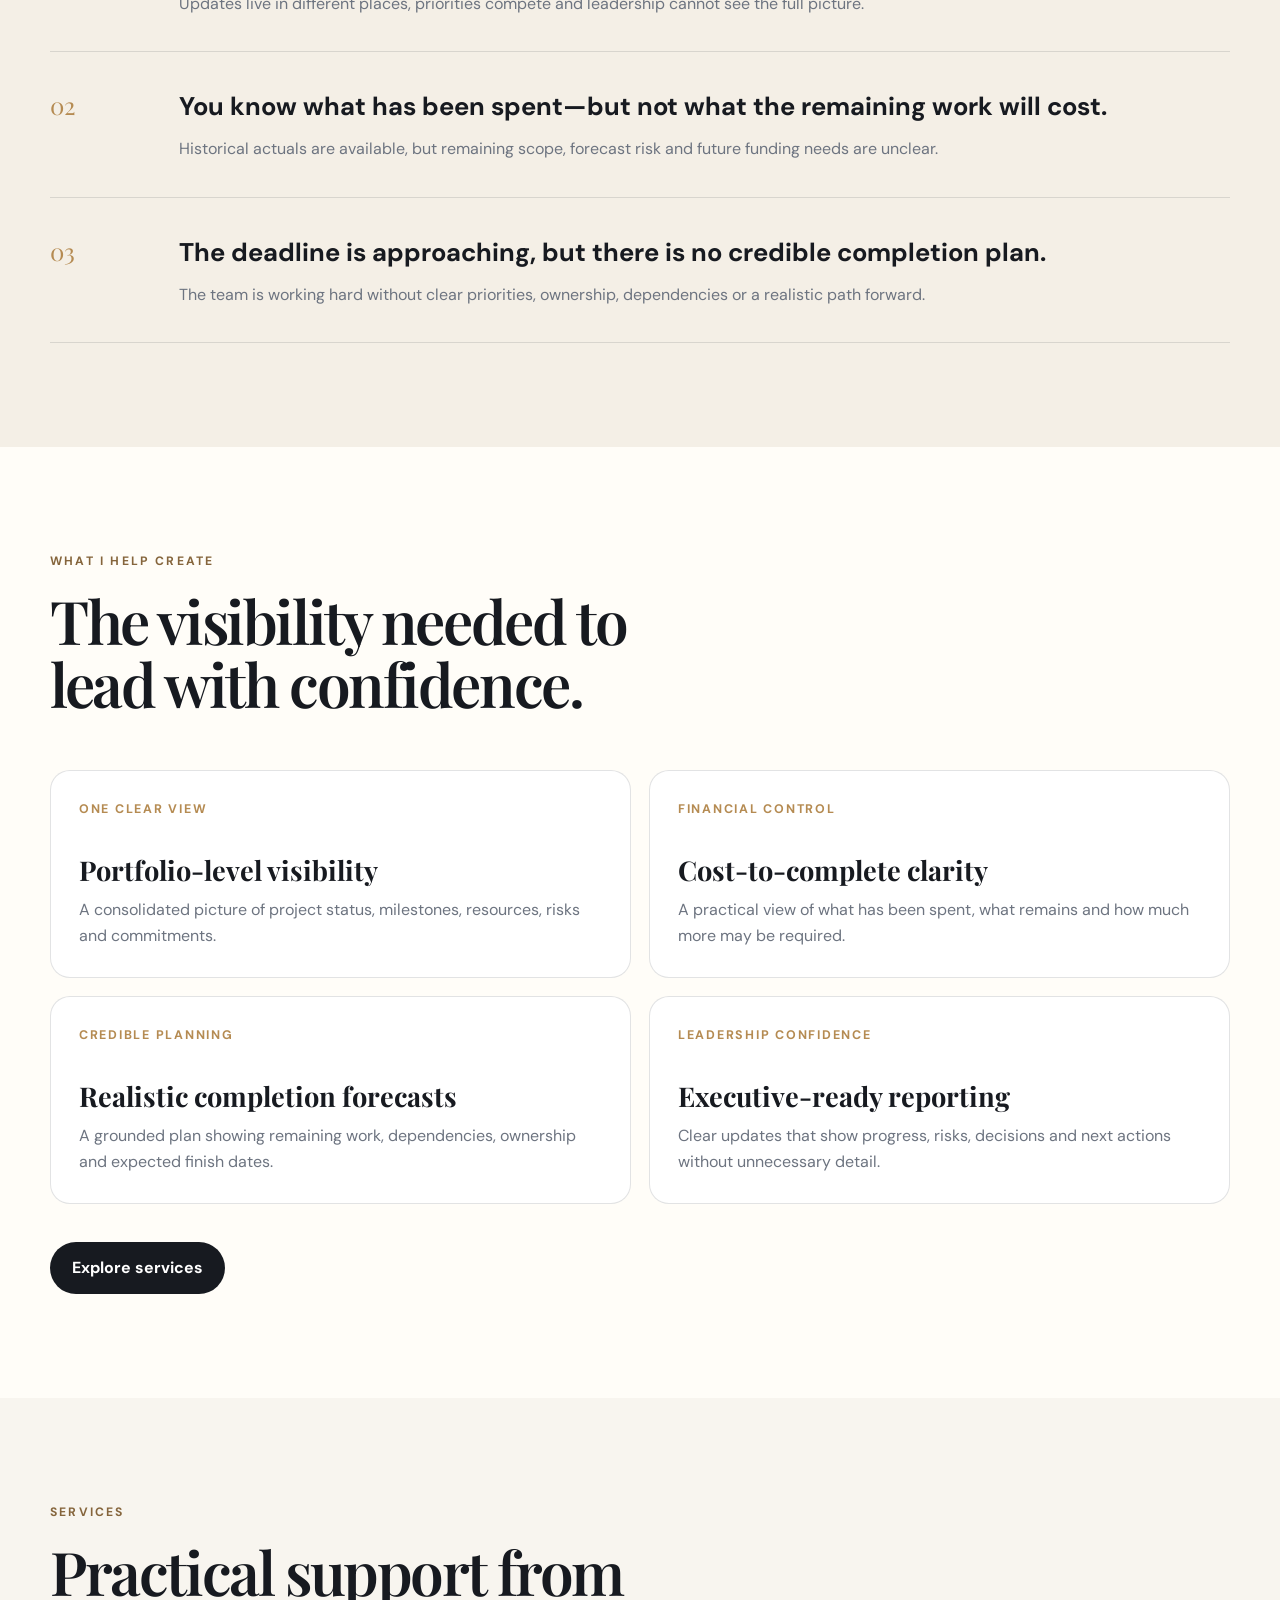
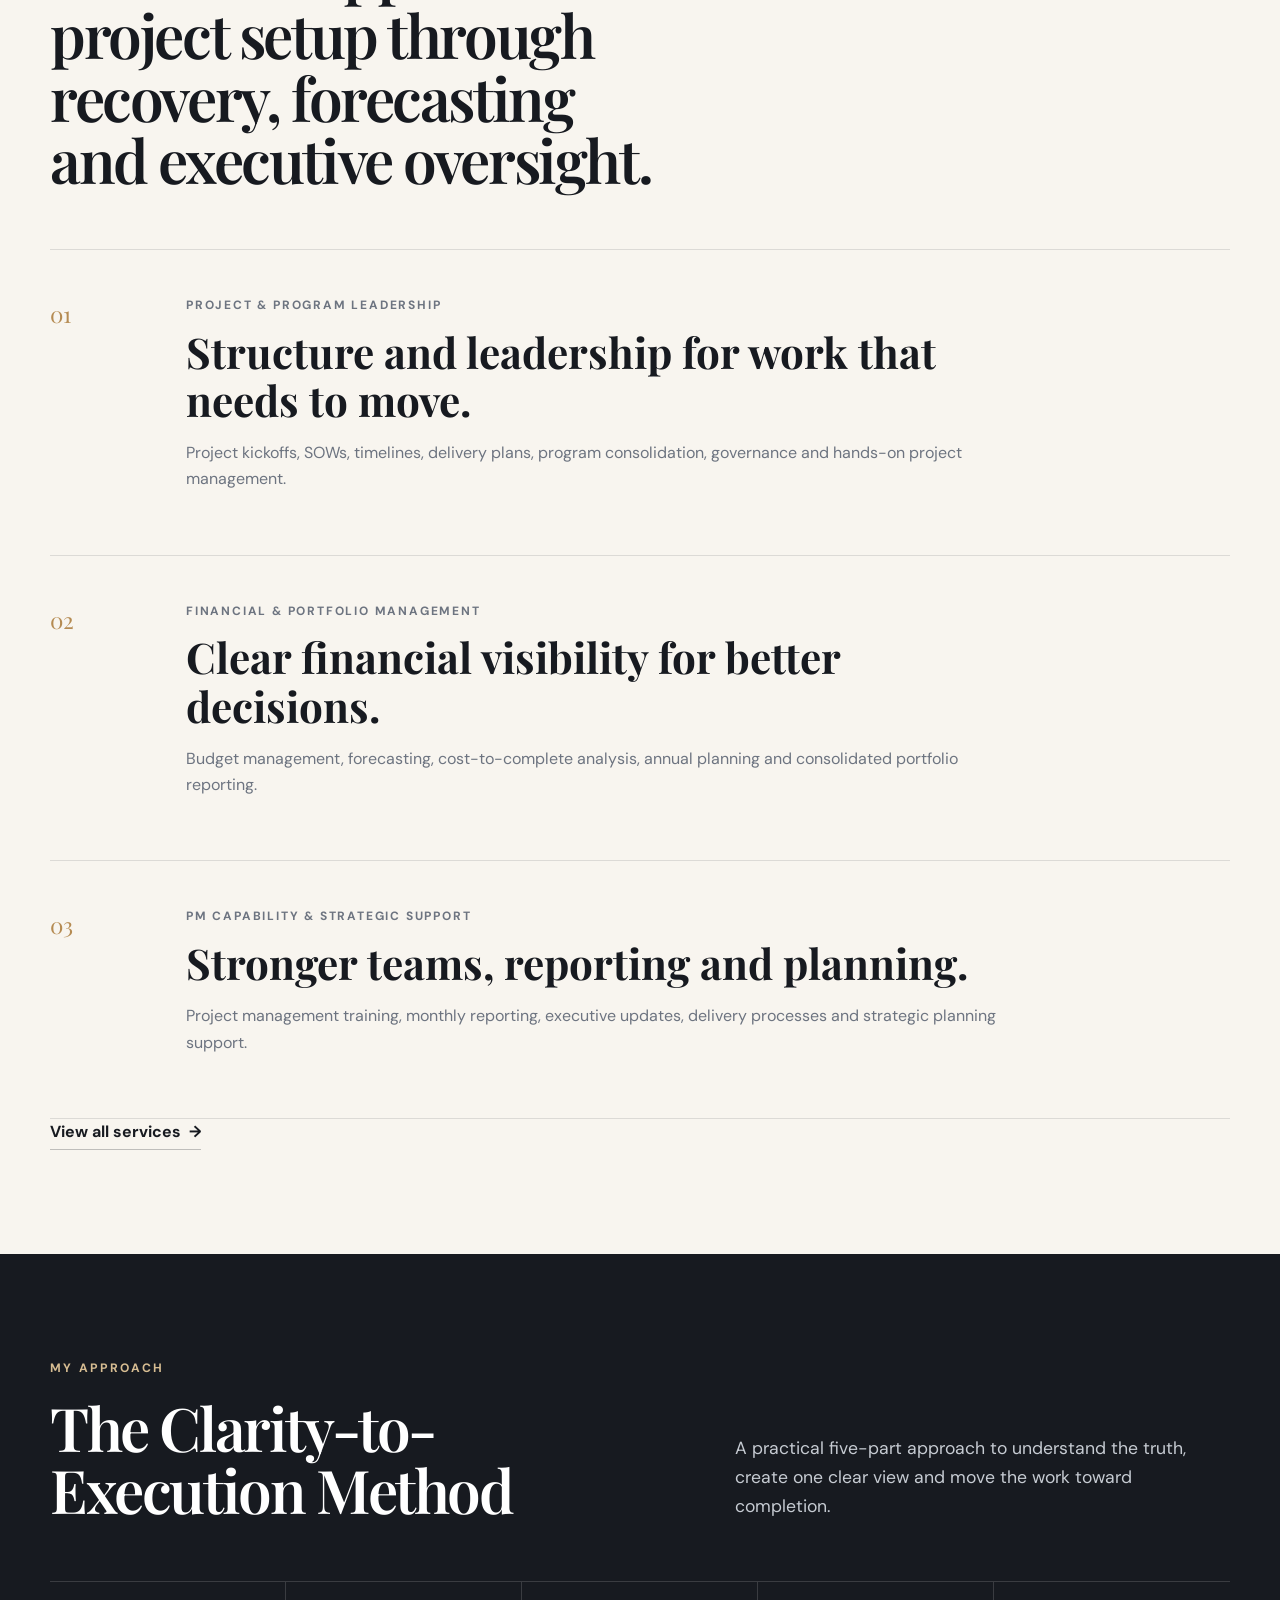
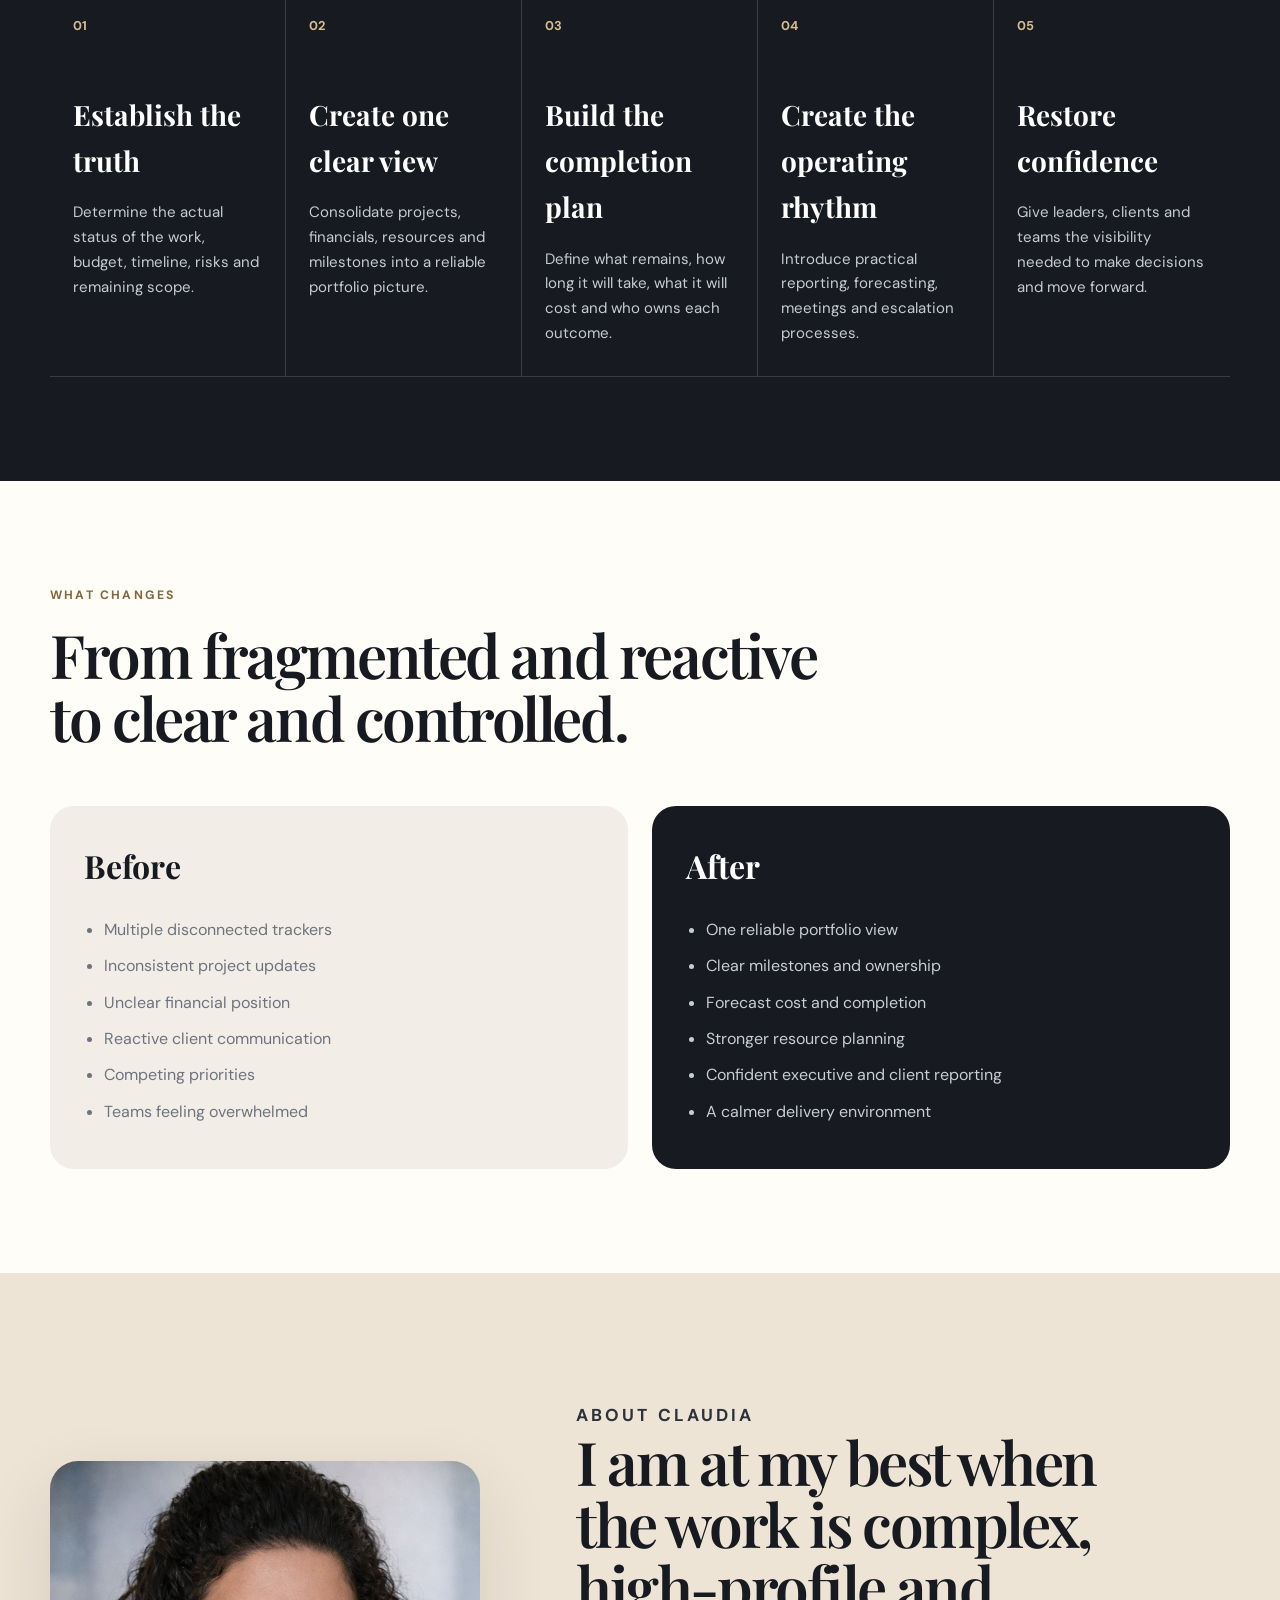
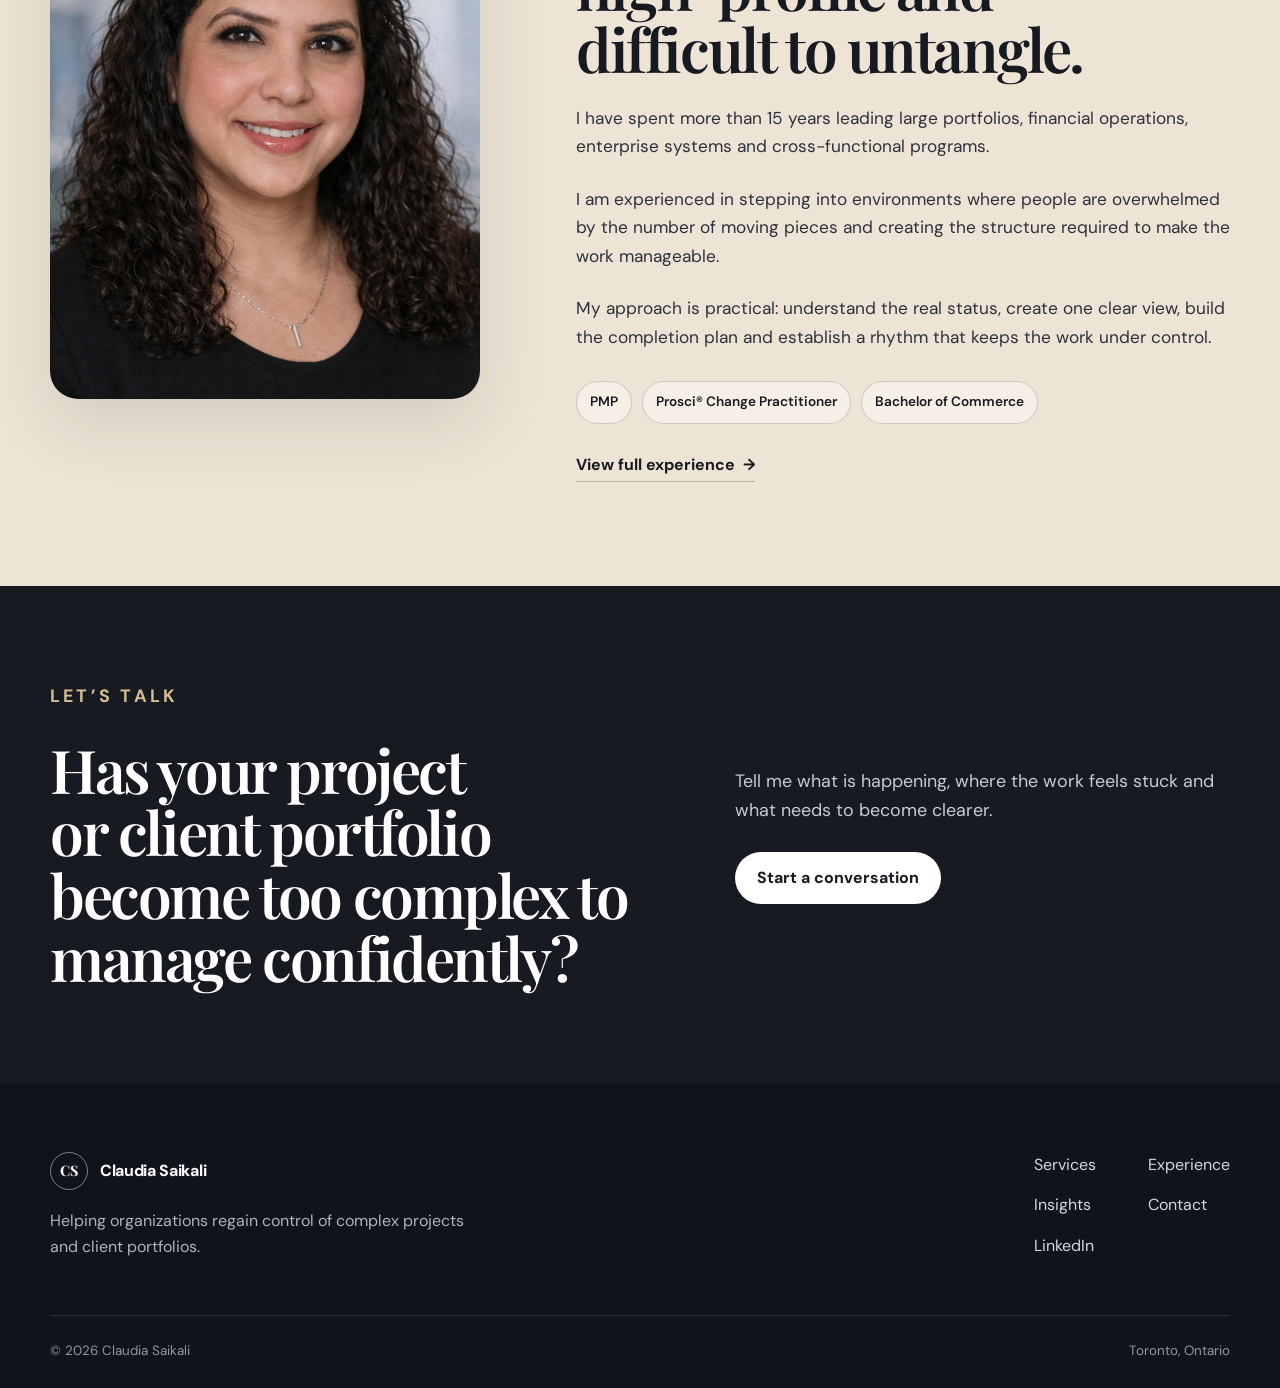
<file: index (1).html>
<!doctype html><html lang="en"><head><meta charset="utf-8"><meta name="viewport" content="width=device-width,initial-scale=1">
<link rel="preconnect" href="https://fonts.googleapis.com"><link rel="preconnect" href="https://fonts.gstatic.com" crossorigin>
<link href="https://fonts.googleapis.com/css2?family=DM+Sans:wght@400;500;600;700&family=Playfair+Display:wght@600;700&display=swap" rel="stylesheet">
<link rel="stylesheet" href="style.css">
<link rel="icon" type="image/png" href="favicon.png">
<title>Claudia Saikali | Project, Program & Portfolio Leadership</title>
<meta name="description" content="Claudia Saikali helps organizations bring structure, financial visibility and executive-level oversight to complex projects, programs and portfolios.">
</head><body><a class="skip-link" href="#main">Skip to content</a>
<header class="site-header"><div class="shell nav-shell"><a class="brand" href="index.html"><span class="brand-mark">CS</span><span>Claudia Saikali</span></a><button class="menu-toggle" type="button" aria-expanded="false" aria-controls="primary-nav">Menu</button><nav class="nav" id="primary-nav" aria-label="Primary navigation">
<a href="index.html">Home</a><a href="services.html">Services</a><a href="experience.html">Experience</a><a href="insights.html">Insights</a><a class="nav-cta" href="contact.html">Let’s talk</a>
</nav></div></header>
<script>document.querySelectorAll(".nav a")[0].classList.add("active")</script>
<main id="main">
<section class="hero"><div class="shell hero-grid"><div class="reveal">
<p class="kicker">Project recovery • Portfolio oversight • Delivery control</p>
<h1>Regain control of complex projects, programs and portfolios.</h1>
<p class="hero-lead">I help organizations bring <strong>structure, financial visibility and executive-level oversight</strong> to projects that feel chaotic, difficult to track or at risk of missing their commitments.</p>
<div class="hero-actions"><a class="button button-dark" href="contact.html">Discuss your project</a><a class="text-link" href="#how-i-help">See how I help <span>→</span></a></div>
<div class="trust-row"><span>15+ years of project &amp; program leadership</span><span>PMP®</span><span>Prosci® Certified</span></div>
</div><div class="reveal"><div class="portrait-wrap"><div class="portrait-accent"></div><img src="profile.jpg" alt="Professional portrait of Claudia Saikali"><div class="portrait-caption"><strong>Claudia Saikali</strong><span>Project, Portfolio & Operations Leader</span></div></div></div></div>
<div class="shell hero-stats reveal">
<div><strong>~$300M</strong><span>Infrastructure program controls &amp; oversight</span></div>
<div><strong>$50M+</strong><span>Annual departmental budgets overseen</span></div>
<div><strong>30–50</strong><span>Concurrent initiatives managed annually</span></div>
</div></section>

<section class="section problem-section"><div class="shell">
<div class="problem-intro"><div class="section-heading reveal"><p class="kicker">Does this sound familiar?</p><h2>The work is moving—but no one has a reliable view of the whole picture.</h2></div>
<p class="reveal">These are not simply reporting problems. They are signs that a project or portfolio needs stronger delivery structure, financial control and decision-making.</p></div>
<div class="problem-list">
<article class="problem-item reveal"><span class="problem-number">01</span><div><h3>No one can give you one reliable view of the project or portfolio.</h3><p>Updates live in different places, priorities compete and leadership cannot see the full picture.</p></div></article>
<article class="problem-item reveal"><span class="problem-number">02</span><div><h3>You know what has been spent—but not what the remaining work will cost.</h3><p>Historical actuals are available, but remaining scope, forecast risk and future funding needs are unclear.</p></div></article>
<article class="problem-item reveal"><span class="problem-number">03</span><div><h3>The deadline is approaching, but there is no credible completion plan.</h3><p>The team is working hard without clear priorities, ownership, dependencies or a realistic path forward.</p></div></article>
</div></div></section>

<section id="how-i-help" class="section outcomes-section"><div class="shell">
<div class="section-heading reveal"><p class="kicker">What I help create</p><h2>The visibility needed to lead with confidence.</h2></div>
<div class="outcome-grid">
<article class="outcome-card reveal"><span>One clear view</span><h3>Portfolio-level visibility</h3><p>A consolidated picture of project status, milestones, resources, risks and commitments.</p></article>
<article class="outcome-card reveal"><span>Financial control</span><h3>Cost-to-complete clarity</h3><p>A practical view of what has been spent, what remains and how much more may be required.</p></article>
<article class="outcome-card reveal"><span>Credible planning</span><h3>Realistic completion forecasts</h3><p>A grounded plan showing remaining work, dependencies, ownership and expected finish dates.</p></article>
<article class="outcome-card reveal"><span>Leadership confidence</span><h3>Executive-ready reporting</h3><p>Clear updates that show progress, risks, decisions and next actions without unnecessary detail.</p></article>
</div>
<div class="hero-actions" style="margin-top:38px"><a class="button button-dark" href="services.html">Explore services</a></div>
</div></section>

<section class="section services-section"><div class="shell">
<div class="section-heading reveal"><p class="kicker">Services</p><h2>Practical support from project setup through recovery, forecasting and executive oversight.</h2></div>
<div class="service-layout">
<article class="service-feature reveal"><span class="service-index">01</span><div><p class="service-label">Project & program leadership</p><h3>Structure and leadership for work that needs to move.</h3><p>Project kickoffs, SOWs, timelines, delivery plans, program consolidation, governance and hands-on project management.</p></div></article>
<article class="service-feature reveal"><span class="service-index">02</span><div><p class="service-label">Financial & portfolio management</p><h3>Clear financial visibility for better decisions.</h3><p>Budget management, forecasting, cost-to-complete analysis, annual planning and consolidated portfolio reporting.</p></div></article>
<article class="service-feature reveal"><span class="service-index">03</span><div><p class="service-label">PM capability & strategic support</p><h3>Stronger teams, reporting and planning.</h3><p>Project management training, monthly reporting, executive updates, delivery processes and strategic planning support.</p></div></article>
</div><a class="text-link" href="services.html">View all services <span>→</span></a>
</div></section>

<section class="section method-section"><div class="shell">
<div class="method-header reveal"><div><p class="kicker light">My approach</p><h2>The Clarity-to-Execution Method</h2></div><p>A practical five-part approach to understand the truth, create one clear view and move the work toward completion.</p></div>
<div class="method-grid">
<article class="method-card reveal"><span>01</span><h3>Establish the truth</h3><p>Determine the actual status of the work, budget, timeline, risks and remaining scope.</p></article>
<article class="method-card reveal"><span>02</span><h3>Create one clear view</h3><p>Consolidate projects, financials, resources and milestones into a reliable portfolio picture.</p></article>
<article class="method-card reveal"><span>03</span><h3>Build the completion plan</h3><p>Define what remains, how long it will take, what it will cost and who owns each outcome.</p></article>
<article class="method-card reveal"><span>04</span><h3>Create the operating rhythm</h3><p>Introduce practical reporting, forecasting, meetings and escalation processes.</p></article>
<article class="method-card reveal"><span>05</span><h3>Restore confidence</h3><p>Give leaders, clients and teams the visibility needed to make decisions and move forward.</p></article>
</div></div></section>

<section class="section before-after-section"><div class="shell"><div class="section-heading narrow reveal"><p class="kicker">What changes</p><h2>From fragmented and reactive to clear and controlled.</h2></div>
<div class="before-after-grid">
<article class="ba-card before reveal"><h3>Before</h3><ul><li>Multiple disconnected trackers</li><li>Inconsistent project updates</li><li>Unclear financial position</li><li>Reactive client communication</li><li>Competing priorities</li><li>Teams feeling overwhelmed</li></ul></article>
<article class="ba-card after reveal"><h3>After</h3><ul><li>One reliable portfolio view</li><li>Clear milestones and ownership</li><li>Forecast cost and completion</li><li>Stronger resource planning</li><li>Confident executive and client reporting</li><li>A calmer delivery environment</li></ul></article>
</div></div></section>

<section class="section profile-section"><div class="shell profile-grid"><div class="profile-image reveal"><img src="profile.jpg" alt="Claudia Saikali"></div><div class="profile-copy reveal">
<p class="kicker">About Claudia</p><h2>I am at my best when the work is complex, high-profile and difficult to untangle.</h2>
<p>I have spent more than 15 years leading large portfolios, financial operations, enterprise systems and cross-functional programs.</p>
<p>I am experienced in stepping into environments where people are overwhelmed by the number of moving pieces and creating the structure required to make the work manageable.</p>
<p>My approach is practical: understand the real status, create one clear view, build the completion plan and establish a rhythm that keeps the work under control.</p>
<div class="credential-pills"><span>PMP</span><span>Prosci® Change Practitioner</span><span>Bachelor of Commerce</span></div><a class="text-link" href="experience.html">View full experience <span>→</span></a>
</div></div></section>

<section class="cta-section"><div class="shell cta-grid reveal"><div><p class="kicker light">Let’s talk</p><h2>Has your project or client portfolio become too complex to manage confidently?</h2></div><div><p>Tell me what is happening, where the work feels stuck and what needs to become clearer.</p><a class="button button-light" href="contact.html">Start a conversation</a></div></div></section>
</main><footer class="site-footer"><div class="shell footer-grid"><div>
<a class="brand footer-brand" href="index.html"><span class="brand-mark">CS</span><span>Claudia Saikali</span></a>
<p>Helping organizations regain control of complex projects and client portfolios.</p></div>
<div class="footer-links"><a href="services.html">Services</a><a href="experience.html">Experience</a><a href="insights.html">Insights</a><a href="contact.html">Contact</a><a href="https://linkedin.com/in/claudia-saikali-pmp/" target="_blank" rel="noreferrer">LinkedIn</a></div>
</div><div class="shell footer-bottom"><span>© <span id="year"></span> Claudia Saikali</span><span>Toronto, Ontario</span></div></footer><script>
document.getElementById("year").textContent=new Date().getFullYear();
const btn=document.querySelector(".menu-toggle"),nav=document.querySelector(".nav");
if(btn){btn.addEventListener("click",()=>{const open=btn.getAttribute("aria-expanded")==="true";btn.setAttribute("aria-expanded",String(!open));nav.classList.toggle("open")})}
const observer=new IntersectionObserver(entries=>entries.forEach(e=>{if(e.isIntersecting)e.target.classList.add("visible")}),{threshold:.12});
document.querySelectorAll(".reveal").forEach(el=>observer.observe(el));
</script></body></html>
</file>
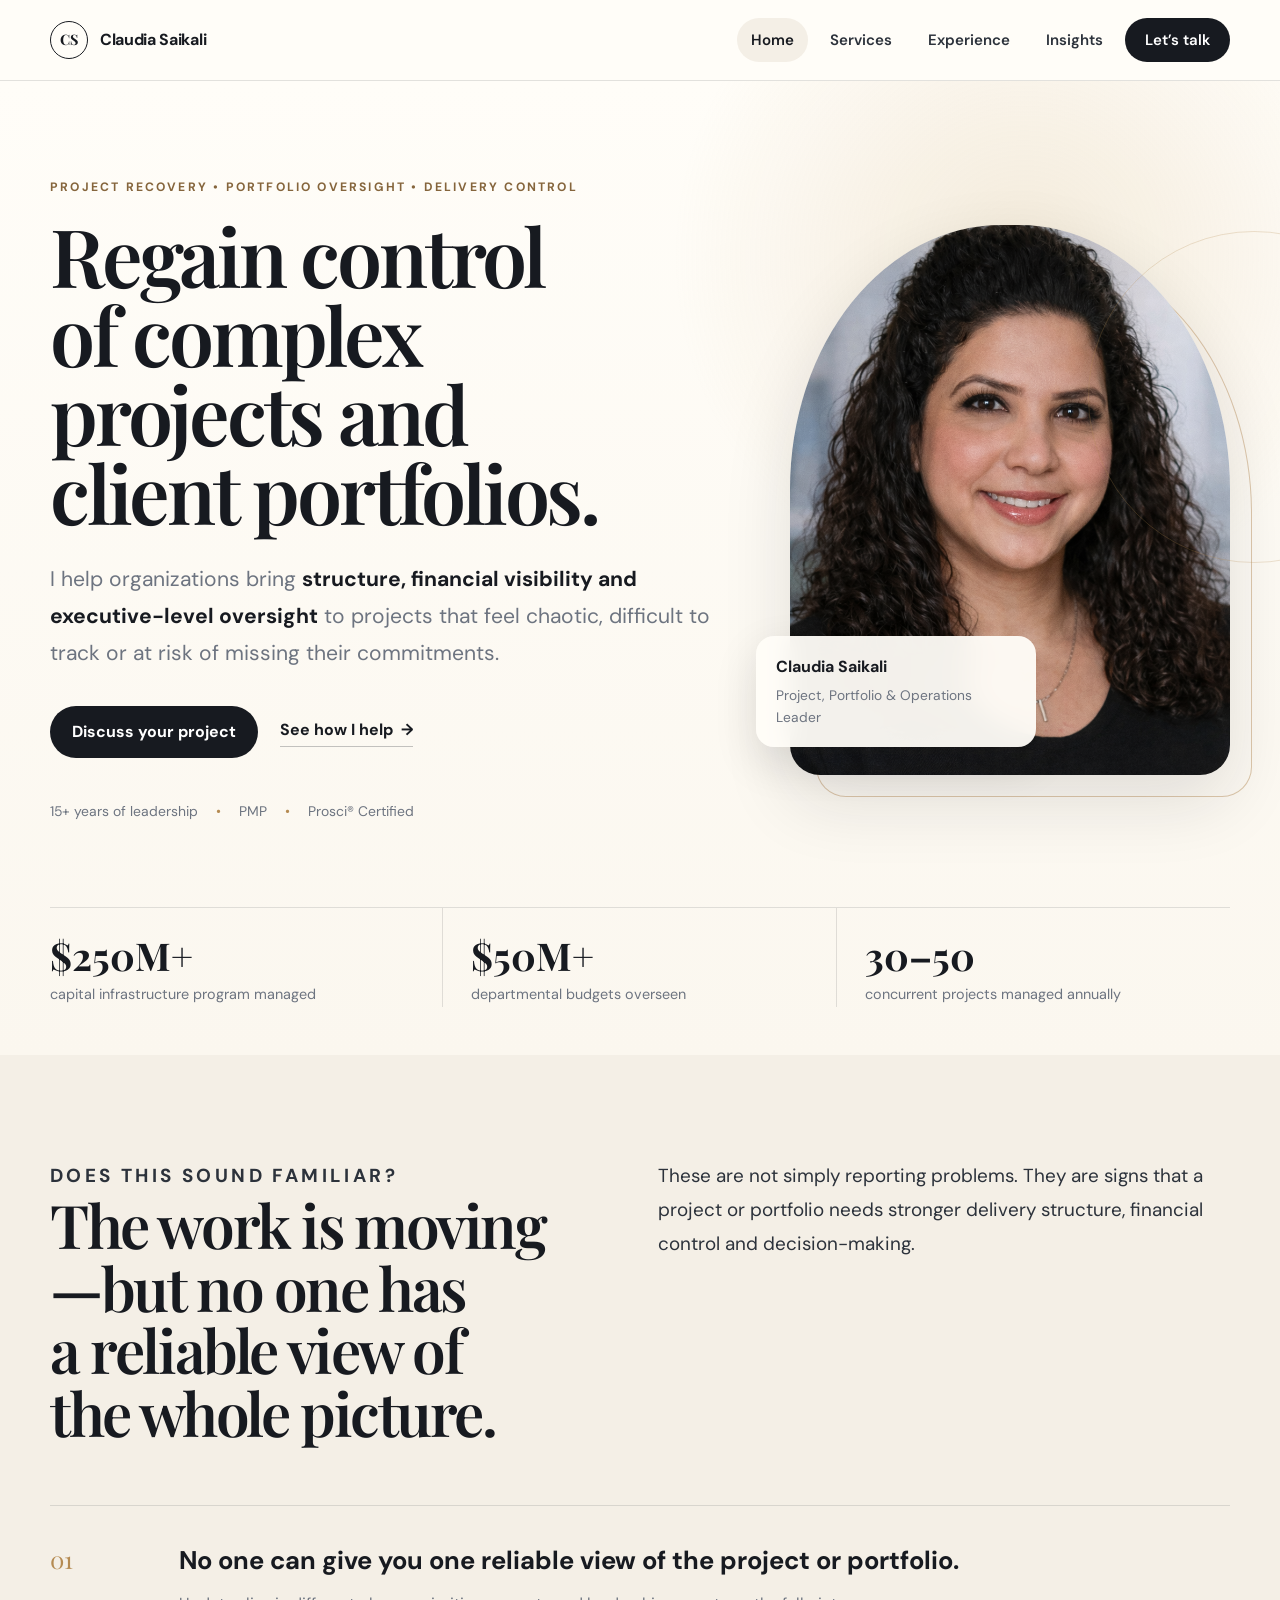
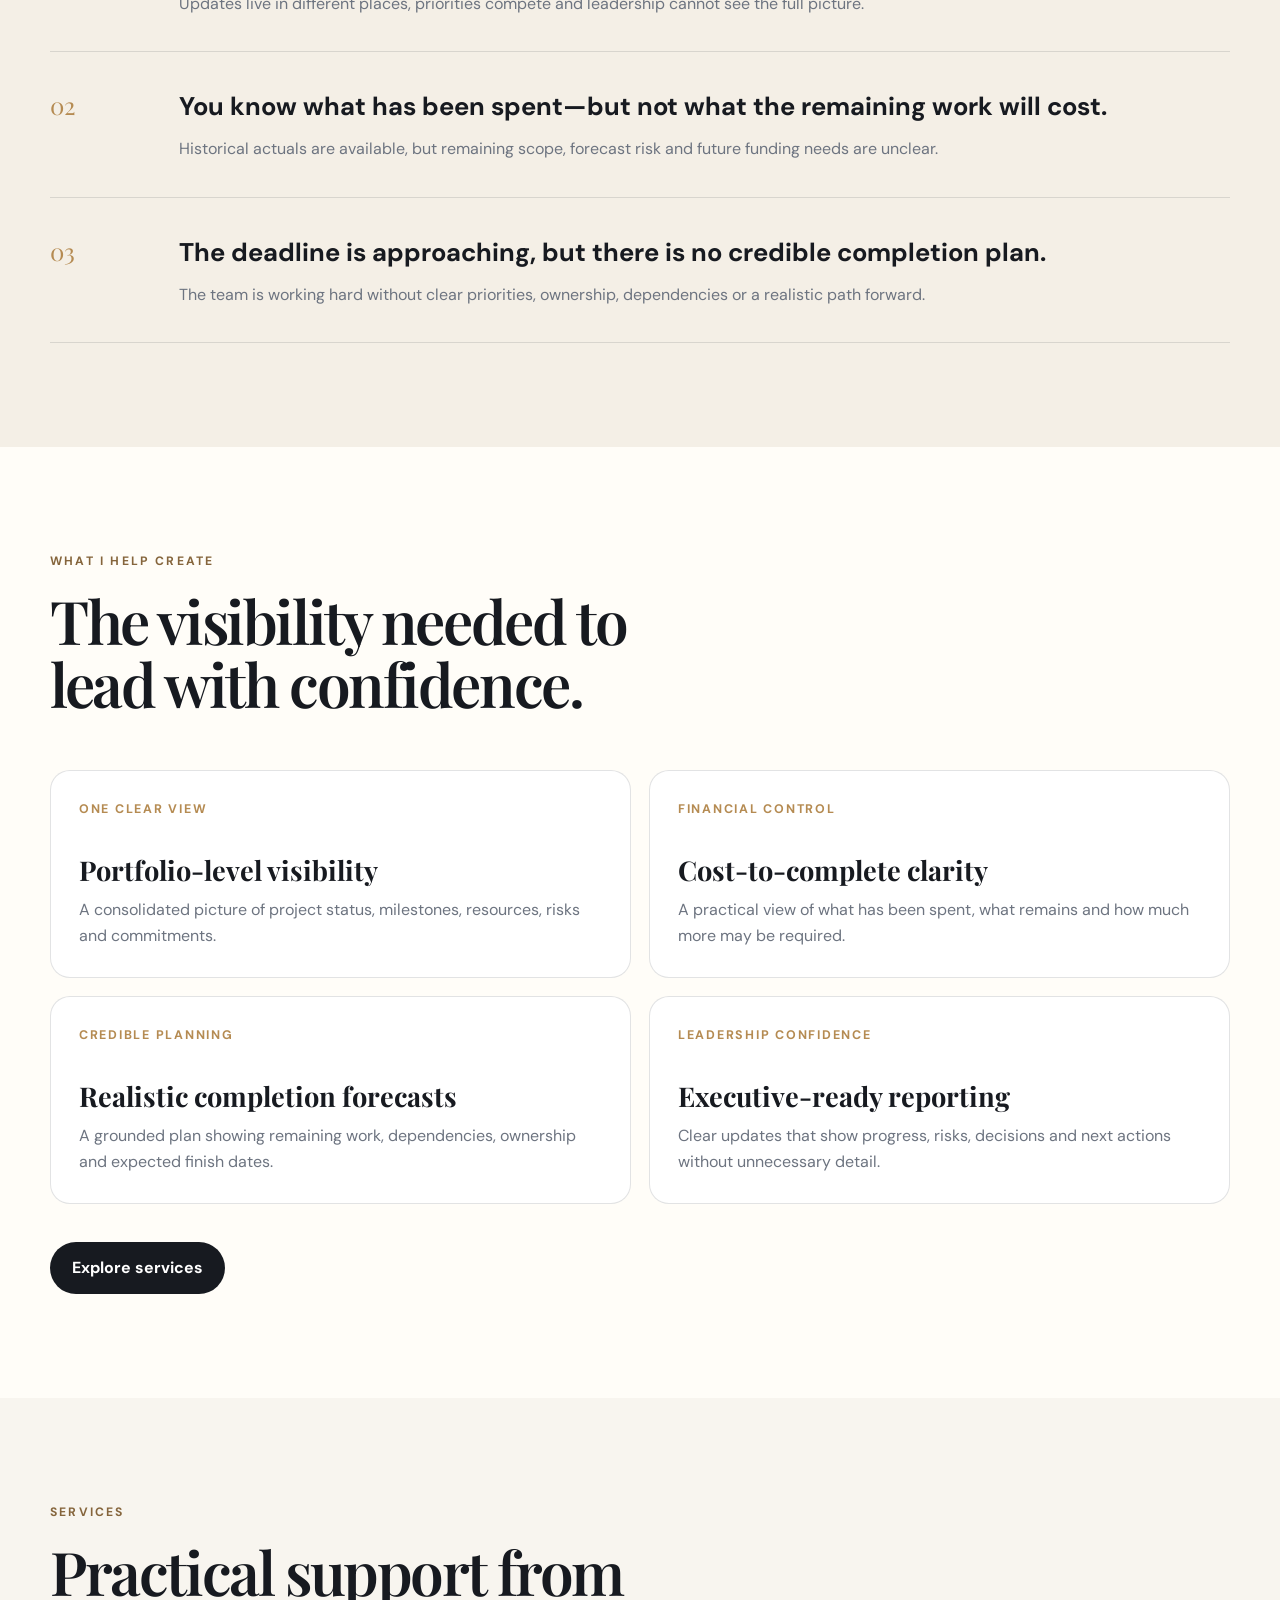
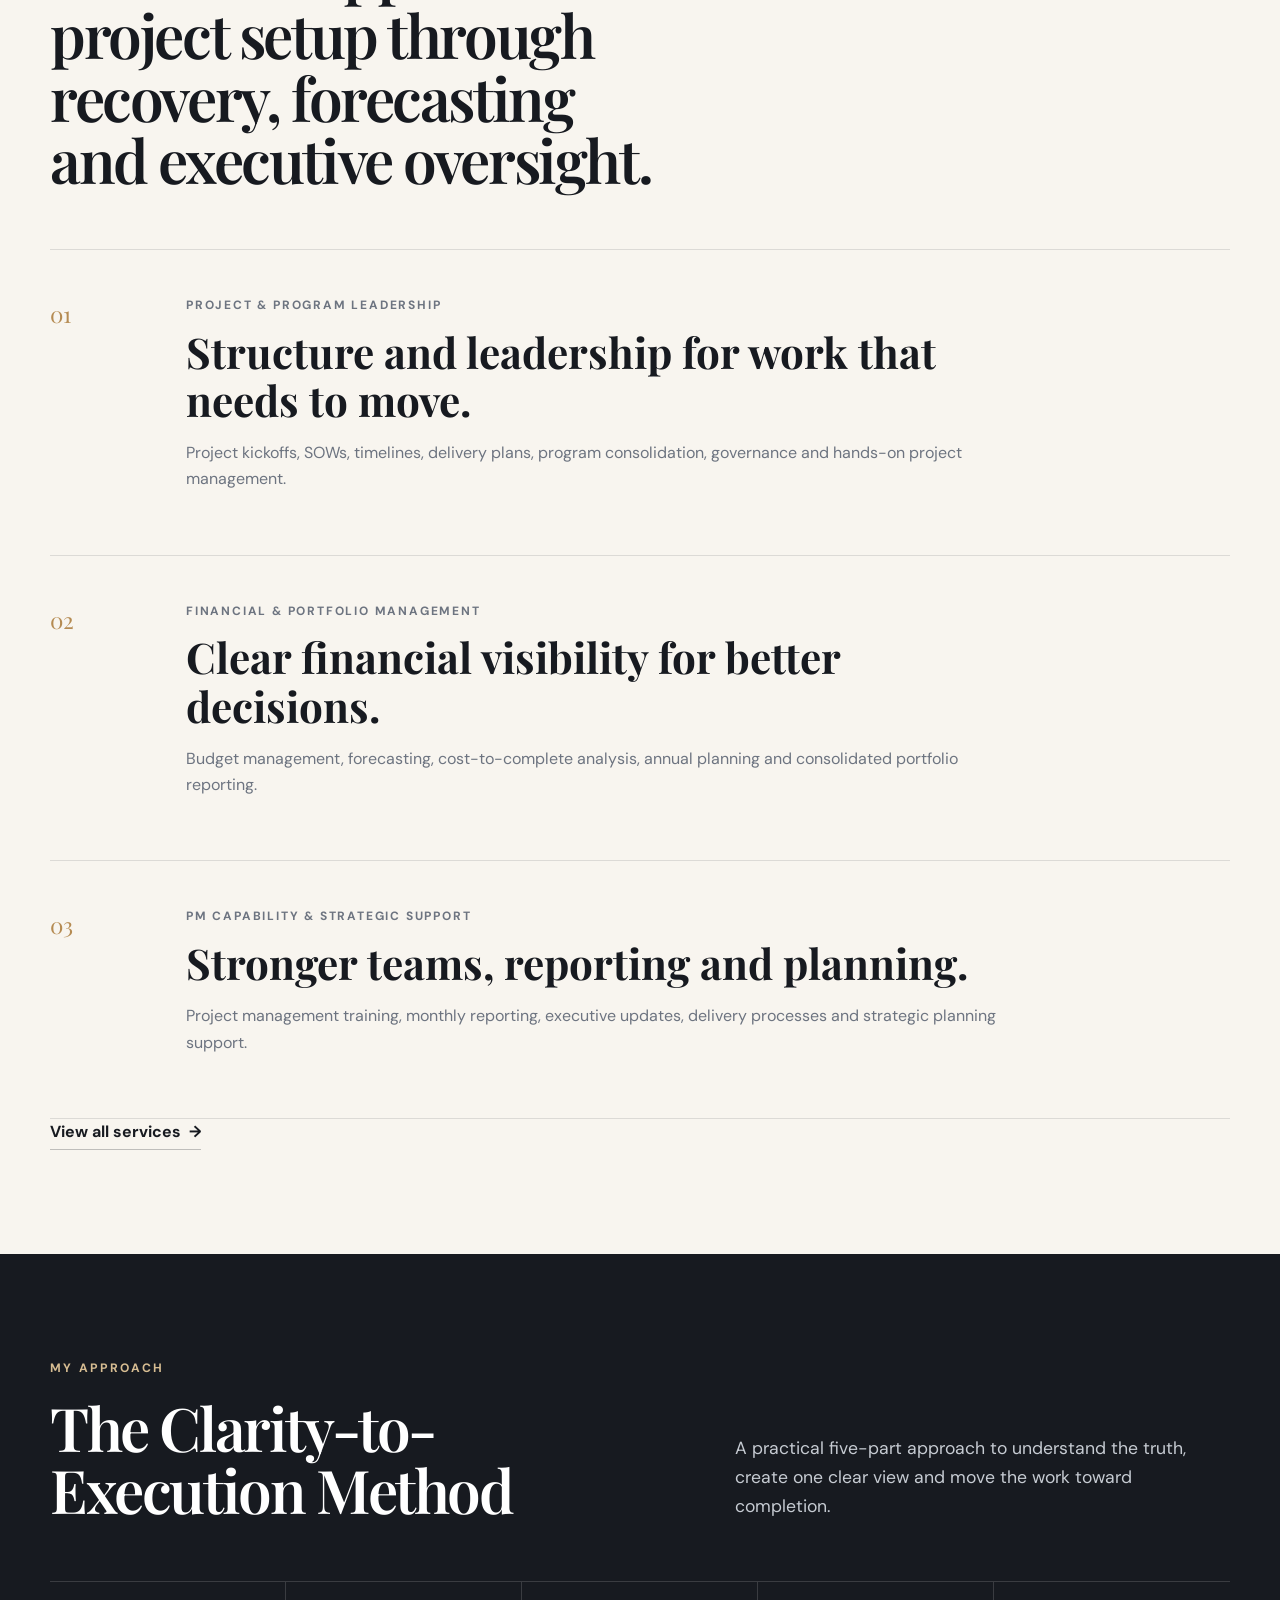
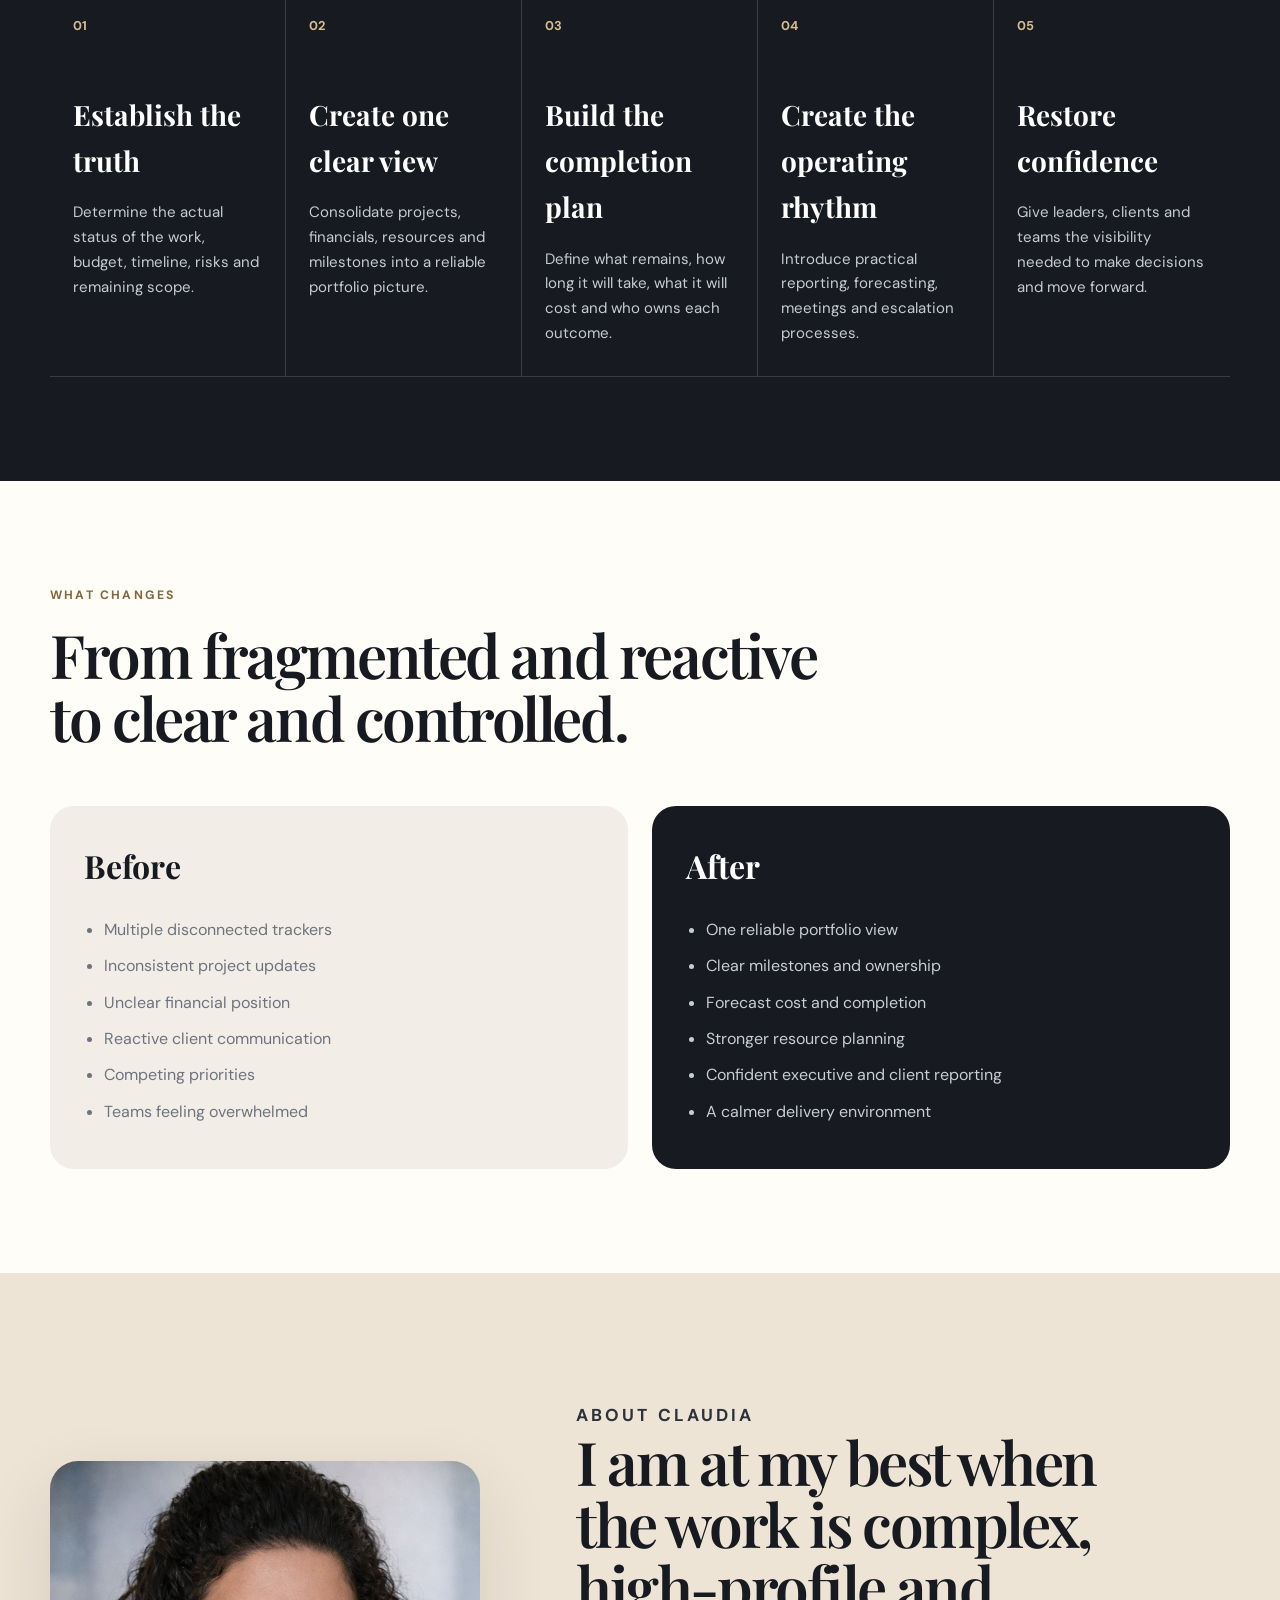
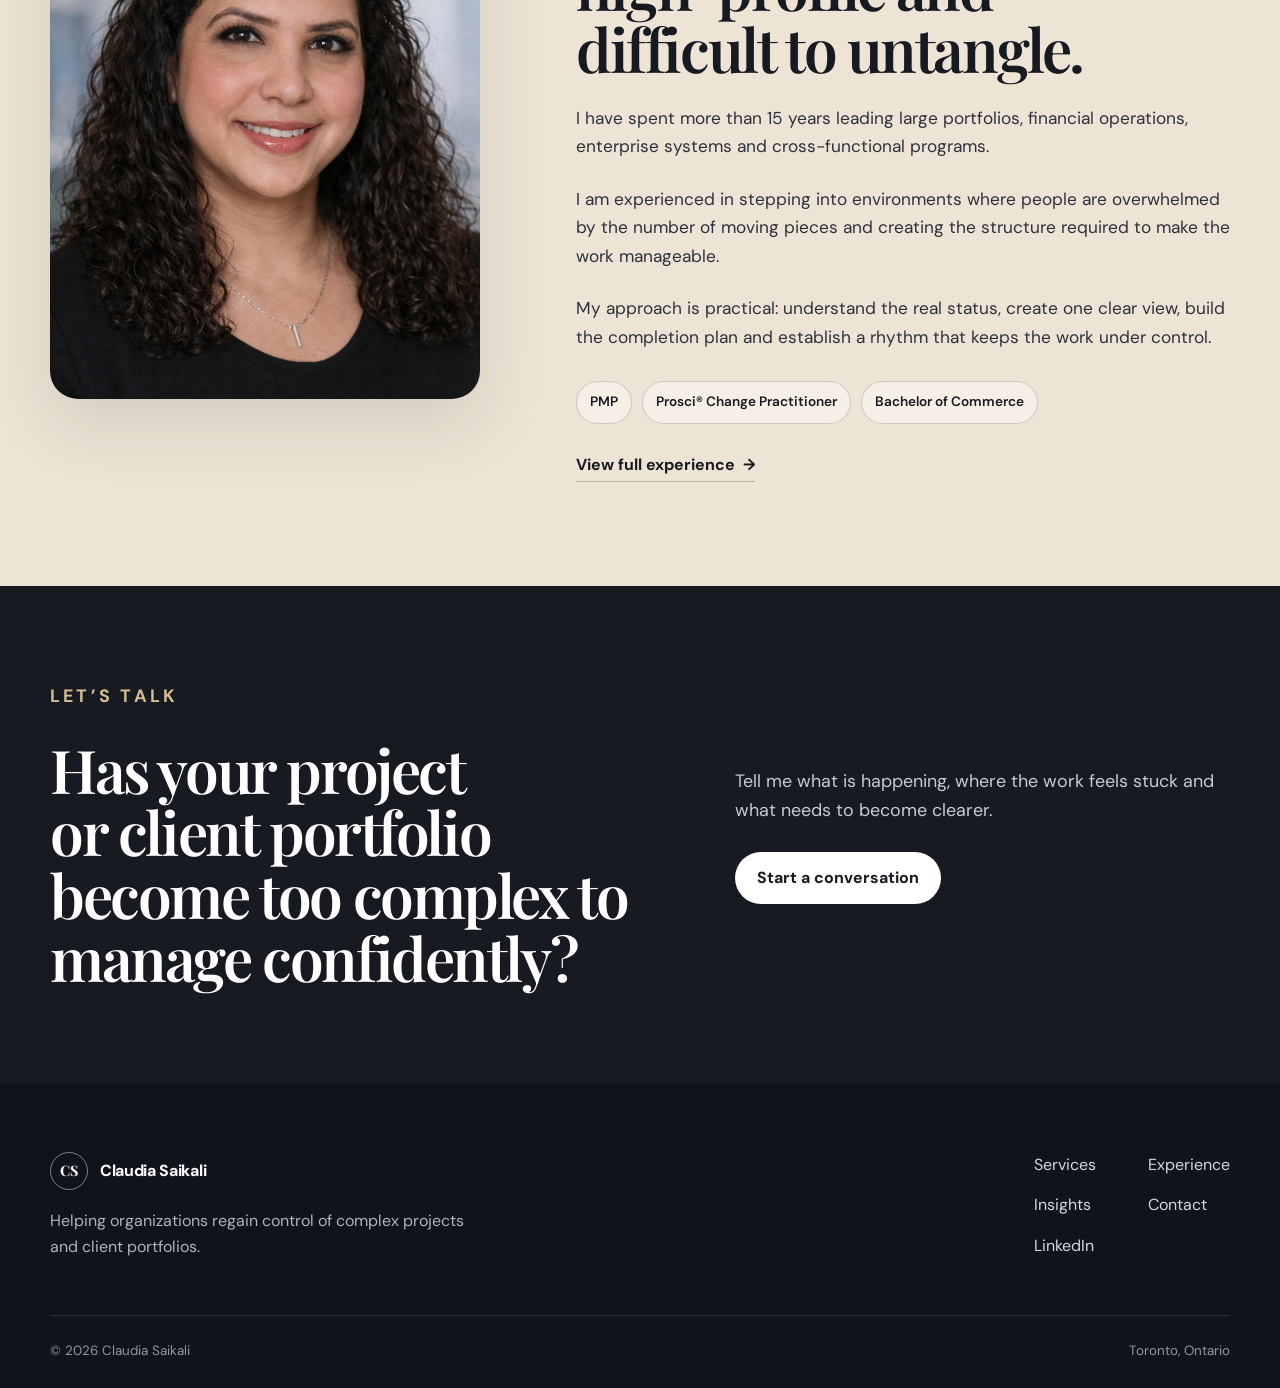
<file: index_updated.html>
<!doctype html><html lang="en"><head><meta charset="utf-8"><meta name="viewport" content="width=device-width,initial-scale=1">
<link rel="preconnect" href="https://fonts.googleapis.com"><link rel="preconnect" href="https://fonts.gstatic.com" crossorigin>
<link href="https://fonts.googleapis.com/css2?family=DM+Sans:wght@400;500;600;700&family=Playfair+Display:wght@600;700&display=swap" rel="stylesheet">
<link rel="stylesheet" href="style.css">
<title>Claudia Saikali | Project, Program & Portfolio Leadership</title>
<meta name="description" content="Claudia Saikali helps organizations bring structure, financial visibility and executive-level oversight to complex projects, programs and portfolios.">
</head><body><a class="skip-link" href="#main">Skip to content</a>
<header class="site-header"><div class="shell nav-shell"><a class="brand" href="index.html"><span class="brand-mark">CS</span><span>Claudia Saikali</span></a><button class="menu-toggle" type="button" aria-expanded="false" aria-controls="primary-nav">Menu</button><nav class="nav" id="primary-nav" aria-label="Primary navigation">
<a href="index.html">Home</a><a href="services.html">Services</a><a href="experience.html">Experience</a><a href="insights.html">Insights</a><a class="nav-cta" href="contact.html">Let’s talk</a>
</nav></div></header>
<script>document.querySelectorAll(".nav a")[0].classList.add("active")</script>
<main id="main">
<section class="hero"><div class="shell hero-grid"><div class="reveal">
<p class="kicker">Project recovery • Portfolio oversight • Delivery control</p>
<h1>Regain control of complex projects and client portfolios.</h1>
<p class="hero-lead">I help organizations bring <strong>structure, financial visibility and executive-level oversight</strong> to projects that feel chaotic, difficult to track or at risk of missing their commitments.</p>
<div class="hero-actions"><a class="button button-dark" href="contact.html">Discuss your project</a><a class="text-link" href="#how-i-help">See how I help <span>→</span></a></div>
<div class="trust-row"><span>15+ years of leadership</span><span>PMP</span><span>Prosci® Certified</span></div>
</div><div class="reveal"><div class="portrait-wrap"><div class="portrait-accent"></div><img src="profile.jpg" alt="Professional portrait of Claudia Saikali"><div class="portrait-caption"><strong>Claudia Saikali</strong><span>Project, Portfolio & Operations Leader</span></div></div></div></div>
<div class="shell hero-stats reveal">
<div><strong>$250M+</strong><span>capital infrastructure program managed</span></div>
<div><strong>$50M+</strong><span>departmental budgets overseen</span></div>
<div><strong>30–50</strong><span>concurrent projects managed annually</span></div>
</div></section>

<section class="section problem-section"><div class="shell">
<div class="problem-intro"><div class="section-heading reveal"><p class="kicker">Does this sound familiar?</p><h2>The work is moving—but no one has a reliable view of the whole picture.</h2></div>
<p class="reveal">These are not simply reporting problems. They are signs that a project or portfolio needs stronger delivery structure, financial control and decision-making.</p></div>
<div class="problem-list">
<article class="problem-item reveal"><span class="problem-number">01</span><div><h3>No one can give you one reliable view of the project or portfolio.</h3><p>Updates live in different places, priorities compete and leadership cannot see the full picture.</p></div></article>
<article class="problem-item reveal"><span class="problem-number">02</span><div><h3>You know what has been spent—but not what the remaining work will cost.</h3><p>Historical actuals are available, but remaining scope, forecast risk and future funding needs are unclear.</p></div></article>
<article class="problem-item reveal"><span class="problem-number">03</span><div><h3>The deadline is approaching, but there is no credible completion plan.</h3><p>The team is working hard without clear priorities, ownership, dependencies or a realistic path forward.</p></div></article>
</div></div></section>

<section id="how-i-help" class="section outcomes-section"><div class="shell">
<div class="section-heading reveal"><p class="kicker">What I help create</p><h2>The visibility needed to lead with confidence.</h2></div>
<div class="outcome-grid">
<article class="outcome-card reveal"><span>One clear view</span><h3>Portfolio-level visibility</h3><p>A consolidated picture of project status, milestones, resources, risks and commitments.</p></article>
<article class="outcome-card reveal"><span>Financial control</span><h3>Cost-to-complete clarity</h3><p>A practical view of what has been spent, what remains and how much more may be required.</p></article>
<article class="outcome-card reveal"><span>Credible planning</span><h3>Realistic completion forecasts</h3><p>A grounded plan showing remaining work, dependencies, ownership and expected finish dates.</p></article>
<article class="outcome-card reveal"><span>Leadership confidence</span><h3>Executive-ready reporting</h3><p>Clear updates that show progress, risks, decisions and next actions without unnecessary detail.</p></article>
</div>
<div class="hero-actions" style="margin-top:38px"><a class="button button-dark" href="services.html">Explore services</a></div>
</div></section>

<section class="section services-section"><div class="shell">
<div class="section-heading reveal"><p class="kicker">Services</p><h2>Practical support from project setup through recovery, forecasting and executive oversight.</h2></div>
<div class="service-layout">
<article class="service-feature reveal"><span class="service-index">01</span><div><p class="service-label">Project & program leadership</p><h3>Structure and leadership for work that needs to move.</h3><p>Project kickoffs, SOWs, timelines, delivery plans, program consolidation, governance and hands-on project management.</p></div></article>
<article class="service-feature reveal"><span class="service-index">02</span><div><p class="service-label">Financial & portfolio management</p><h3>Clear financial visibility for better decisions.</h3><p>Budget management, forecasting, cost-to-complete analysis, annual planning and consolidated portfolio reporting.</p></div></article>
<article class="service-feature reveal"><span class="service-index">03</span><div><p class="service-label">PM capability & strategic support</p><h3>Stronger teams, reporting and planning.</h3><p>Project management training, monthly reporting, executive updates, delivery processes and strategic planning support.</p></div></article>
</div><a class="text-link" href="services.html">View all services <span>→</span></a>
</div></section>

<section class="section method-section"><div class="shell">
<div class="method-header reveal"><div><p class="kicker light">My approach</p><h2>The Clarity-to-Execution Method</h2></div><p>A practical five-part approach to understand the truth, create one clear view and move the work toward completion.</p></div>
<div class="method-grid">
<article class="method-card reveal"><span>01</span><h3>Establish the truth</h3><p>Determine the actual status of the work, budget, timeline, risks and remaining scope.</p></article>
<article class="method-card reveal"><span>02</span><h3>Create one clear view</h3><p>Consolidate projects, financials, resources and milestones into a reliable portfolio picture.</p></article>
<article class="method-card reveal"><span>03</span><h3>Build the completion plan</h3><p>Define what remains, how long it will take, what it will cost and who owns each outcome.</p></article>
<article class="method-card reveal"><span>04</span><h3>Create the operating rhythm</h3><p>Introduce practical reporting, forecasting, meetings and escalation processes.</p></article>
<article class="method-card reveal"><span>05</span><h3>Restore confidence</h3><p>Give leaders, clients and teams the visibility needed to make decisions and move forward.</p></article>
</div></div></section>

<section class="section before-after-section"><div class="shell"><div class="section-heading narrow reveal"><p class="kicker">What changes</p><h2>From fragmented and reactive to clear and controlled.</h2></div>
<div class="before-after-grid">
<article class="ba-card before reveal"><h3>Before</h3><ul><li>Multiple disconnected trackers</li><li>Inconsistent project updates</li><li>Unclear financial position</li><li>Reactive client communication</li><li>Competing priorities</li><li>Teams feeling overwhelmed</li></ul></article>
<article class="ba-card after reveal"><h3>After</h3><ul><li>One reliable portfolio view</li><li>Clear milestones and ownership</li><li>Forecast cost and completion</li><li>Stronger resource planning</li><li>Confident executive and client reporting</li><li>A calmer delivery environment</li></ul></article>
</div></div></section>

<section class="section profile-section"><div class="shell profile-grid"><div class="profile-image reveal"><img src="profile.jpg" alt="Claudia Saikali"></div><div class="profile-copy reveal">
<p class="kicker">About Claudia</p><h2>I am at my best when the work is complex, high-profile and difficult to untangle.</h2>
<p>I have spent more than 15 years leading large portfolios, financial operations, enterprise systems and cross-functional programs.</p>
<p>I am experienced in stepping into environments where people are overwhelmed by the number of moving pieces and creating the structure required to make the work manageable.</p>
<p>My approach is practical: understand the real status, create one clear view, build the completion plan and establish a rhythm that keeps the work under control.</p>
<div class="credential-pills"><span>PMP</span><span>Prosci® Change Practitioner</span><span>Bachelor of Commerce</span></div><a class="text-link" href="experience.html">View full experience <span>→</span></a>
</div></div></section>

<section class="cta-section"><div class="shell cta-grid reveal"><div><p class="kicker light">Let’s talk</p><h2>Has your project or client portfolio become too complex to manage confidently?</h2></div><div><p>Tell me what is happening, where the work feels stuck and what needs to become clearer.</p><a class="button button-light" href="contact.html">Start a conversation</a></div></div></section>
</main><footer class="site-footer"><div class="shell footer-grid"><div>
<a class="brand footer-brand" href="index.html"><span class="brand-mark">CS</span><span>Claudia Saikali</span></a>
<p>Helping organizations regain control of complex projects and client portfolios.</p></div>
<div class="footer-links"><a href="services.html">Services</a><a href="experience.html">Experience</a><a href="insights.html">Insights</a><a href="contact.html">Contact</a><a href="https://linkedin.com/in/claudia-saikali-pmp/" target="_blank" rel="noreferrer">LinkedIn</a></div>
</div><div class="shell footer-bottom"><span>© <span id="year"></span> Claudia Saikali</span><span>Toronto, Ontario</span></div></footer><script>
document.getElementById("year").textContent=new Date().getFullYear();
const btn=document.querySelector(".menu-toggle"),nav=document.querySelector(".nav");
if(btn){btn.addEventListener("click",()=>{const open=btn.getAttribute("aria-expanded")==="true";btn.setAttribute("aria-expanded",String(!open));nav.classList.toggle("open")})}
const observer=new IntersectionObserver(entries=>entries.forEach(e=>{if(e.isIntersecting)e.target.classList.add("visible")}),{threshold:.12});
document.querySelectorAll(".reveal").forEach(el=>observer.observe(el));
</script></body></html>
</file>
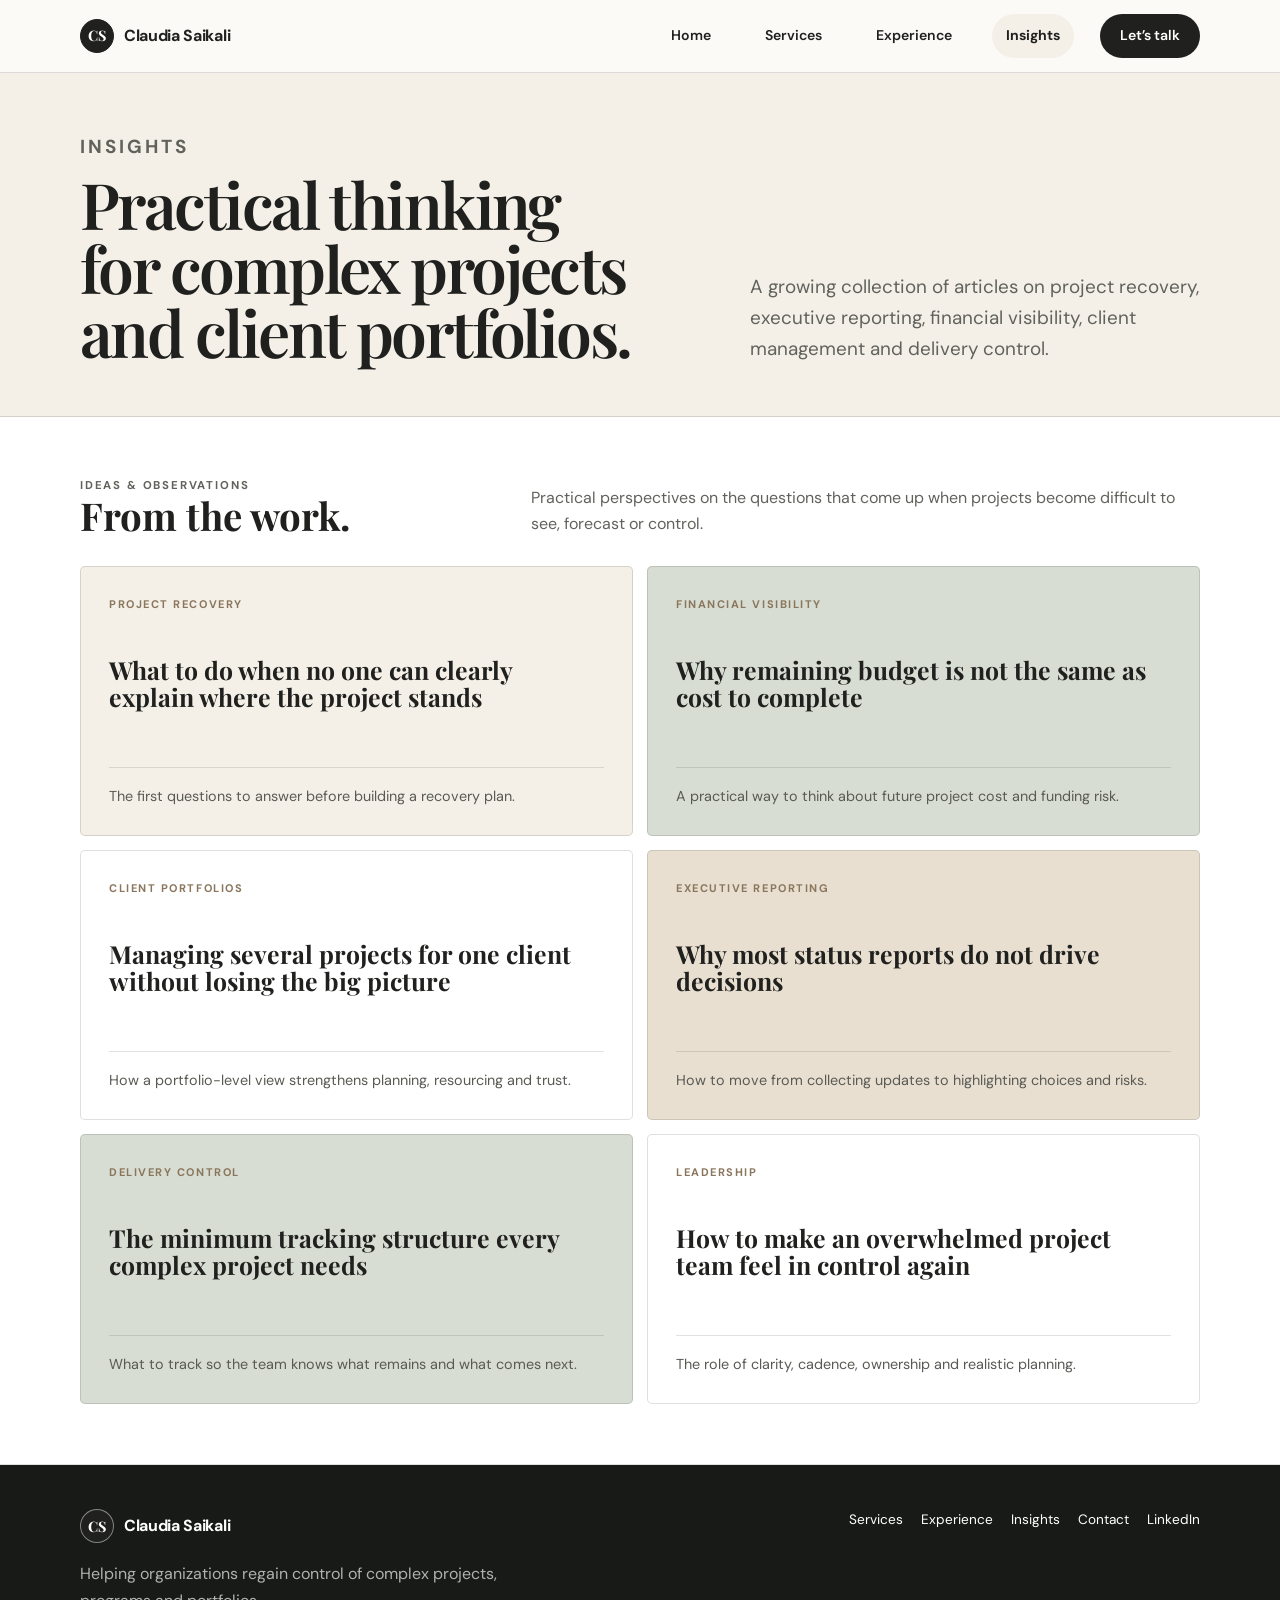
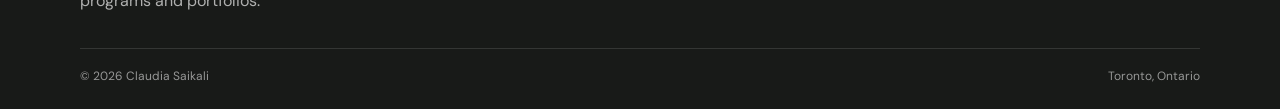
<file: insights.html>
<!doctype html><html lang="en"><head><meta charset="utf-8">
<meta name="viewport" content="width=device-width,initial-scale=1">
<link rel="preconnect" href="https://fonts.googleapis.com">
<link rel="preconnect" href="https://fonts.gstatic.com" crossorigin>
<link href="https://fonts.googleapis.com/css2?family=DM+Sans:wght@400;500;600;700&family=Playfair+Display:wght@600;700&display=swap" rel="stylesheet">
<link rel="stylesheet" href="style.css">
<link rel="icon" type="image/png" href="favicon.png"><title>Insights | Claudia Saikali</title>
<style>
:root{--ink:#20211f;--muted:#62625d;--paper:#fbfaf7;--white:#fff;--cream:#f4f0e8;--sand:#e8dfd1;--sage:#d7ddd2;--sage-deep:#5f6959;--line:rgba(32,33,31,.14)}
html{scroll-behavior:smooth}
body{margin:0;background:var(--paper);color:var(--ink);font-family:"DM Sans",sans-serif}
*{box-sizing:border-box}
.shell{width:min(1120px,calc(100% - 48px));margin:auto}
.site-header{position:sticky;top:0;z-index:20;background:rgba(251,250,247,.96);border-bottom:1px solid var(--line);backdrop-filter:blur(10px)}
.nav-shell{min-height:72px;display:flex;align-items:center;justify-content:space-between;gap:30px}
.brand{display:flex;align-items:center;gap:10px;color:var(--ink);text-decoration:none;font-weight:700}
.brand-mark{width:34px;height:34px;border-radius:50%;display:grid;place-items:center;background:var(--ink);color:#fff;font-family:"Playfair Display",serif}
.nav{display:flex;align-items:center;gap:26px}.nav a{color:var(--ink);text-decoration:none;font-size:.88rem}.nav a.active{font-weight:700}
.nav-cta{padding:10px 16px;border-radius:999px;background:var(--ink);color:#fff!important}
.menu-toggle{display:none}.skip-link{position:absolute;left:-9999px}
.kicker{margin:0 0 10px;color:#8a765c;font-size:.71rem;font-weight:700;letter-spacing:.16em;text-transform:uppercase}
.page-hero{background:var(--cream);border-bottom:1px solid var(--line);padding:58px 0 52px}
.hero-grid{display:grid;grid-template-columns:1.15fr .85fr;gap:60px;align-items:end}
.page-hero h1{max-width:760px;margin:0;font-family:"Playfair Display",serif;font-size:clamp(2.8rem,5vw,4.6rem);line-height:1;letter-spacing:-.04em}
.hero-copy{margin:0;color:var(--muted);line-height:1.65}
.section{padding:60px 0;border-bottom:1px solid var(--line)}
.section-title{display:grid;grid-template-columns:.75fr 1.25fr;gap:50px;align-items:end;margin-bottom:30px}
.section-title h2{margin:0;font-family:"Playfair Display",serif;font-size:clamp(2rem,3vw,2.85rem);line-height:1.07}
.section-title p{margin:0;color:var(--muted);line-height:1.6}
.site-footer{padding:44px 0 22px;background:#181a18;color:#fff}.footer-grid{display:flex;justify-content:space-between;gap:40px}.footer-brand{color:#fff}.site-footer p{color:rgba(255,255,255,.66);max-width:430px}.footer-links{display:flex;gap:18px;flex-wrap:wrap}.footer-links a{color:#fff;text-decoration:none;font-size:.85rem}.footer-bottom{display:flex;justify-content:space-between;margin-top:34px;padding-top:18px;border-top:1px solid rgba(255,255,255,.12);color:rgba(255,255,255,.55);font-size:.75rem}
@media(max-width:760px){.shell{width:min(100% - 32px,1120px)}.hero-grid,.section-title{grid-template-columns:1fr;gap:18px}.page-hero{padding:44px 0}.nav{gap:13px}.nav a:not(.nav-cta){display:none}.section{padding:46px 0}.footer-grid{flex-direction:column}}
</style>
<style>
.insights-section{background:#fff}
.insight-grid{display:grid;grid-template-columns:repeat(2,1fr);gap:14px}
.insight{min-height:270px;padding:28px;border:1px solid var(--line);border-radius:5px;background:var(--cream);display:flex;flex-direction:column}
.insight:nth-child(2),.insight:nth-child(5){background:var(--sage)}
.insight:nth-child(3),.insight:nth-child(6){background:#fff}
.insight:nth-child(4){background:var(--sand)}
.insight .category{margin:0 0 42px;color:#8a765c;font-size:.69rem;font-weight:700;letter-spacing:.14em;text-transform:uppercase}
.insight h2{max-width:470px;margin:0 0 12px;font-family:"Playfair Display",serif;font-size:1.55rem;line-height:1.12}
.insight p:last-child{margin:auto 0 0;padding-top:18px;border-top:1px solid rgba(32,33,31,.13);color:#595a54;font-size:.9rem;line-height:1.5}
@media(max-width:760px){.insight-grid{grid-template-columns:1fr}.insight{min-height:0}.insight .category{margin-bottom:25px}}
</style></head><body><header class="site-header"><div class="shell nav-shell">
<a class="brand" href="index.html"><span class="brand-mark">CS</span><span>Claudia Saikali</span></a>
<nav class="nav" aria-label="Primary navigation"><a href="index.html">Home</a><a href="services.html">Services</a><a href="experience.html">Experience</a><a href="insights.html">Insights</a><a class="nav-cta" href="contact.html">Let’s talk</a></nav>
</div></header>
<script>document.querySelectorAll(".nav a")[3].classList.add("active")</script>
<main>
<section class="page-hero"><div class="shell hero-grid"><div><p class="kicker">Insights</p><h1>Practical thinking for complex projects and client portfolios.</h1></div><p class="hero-copy">A growing collection of articles on project recovery, executive reporting, financial visibility, client management and delivery control.</p></div></section>
<section class="section insights-section"><div class="shell"><div class="section-title"><div><p class="kicker">Ideas &amp; observations</p><h2>From the work.</h2></div><p>Practical perspectives on the questions that come up when projects become difficult to see, forecast or control.</p></div>
<div class="insight-grid">
<article class="insight"><p class="category">Project Recovery</p><h2>What to do when no one can clearly explain where the project stands</h2><p>The first questions to answer before building a recovery plan.</p></article>
<article class="insight"><p class="category">Financial Visibility</p><h2>Why remaining budget is not the same as cost to complete</h2><p>A practical way to think about future project cost and funding risk.</p></article>
<article class="insight"><p class="category">Client Portfolios</p><h2>Managing several projects for one client without losing the big picture</h2><p>How a portfolio-level view strengthens planning, resourcing and trust.</p></article>
<article class="insight"><p class="category">Executive Reporting</p><h2>Why most status reports do not drive decisions</h2><p>How to move from collecting updates to highlighting choices and risks.</p></article>
<article class="insight"><p class="category">Delivery Control</p><h2>The minimum tracking structure every complex project needs</h2><p>What to track so the team knows what remains and what comes next.</p></article>
<article class="insight"><p class="category">Leadership</p><h2>How to make an overwhelmed project team feel in control again</h2><p>The role of clarity, cadence, ownership and realistic planning.</p></article>
</div></div></section>
</main><footer class="site-footer"><div class="shell footer-grid"><div><a class="brand footer-brand" href="index.html"><span class="brand-mark">CS</span><span>Claudia Saikali</span></a><p>Helping organizations regain control of complex projects, programs and portfolios.</p></div><div class="footer-links"><a href="services.html">Services</a><a href="experience.html">Experience</a><a href="insights.html">Insights</a><a href="contact.html">Contact</a><a href="https://linkedin.com/in/claudia-saikali-pmp/" target="_blank" rel="noreferrer">LinkedIn</a></div></div><div class="shell footer-bottom"><span>© <span id="year"></span> Claudia Saikali</span><span>Toronto, Ontario</span></div></footer><script>document.getElementById("year").textContent=new Date().getFullYear();</script></body></html>
</file>
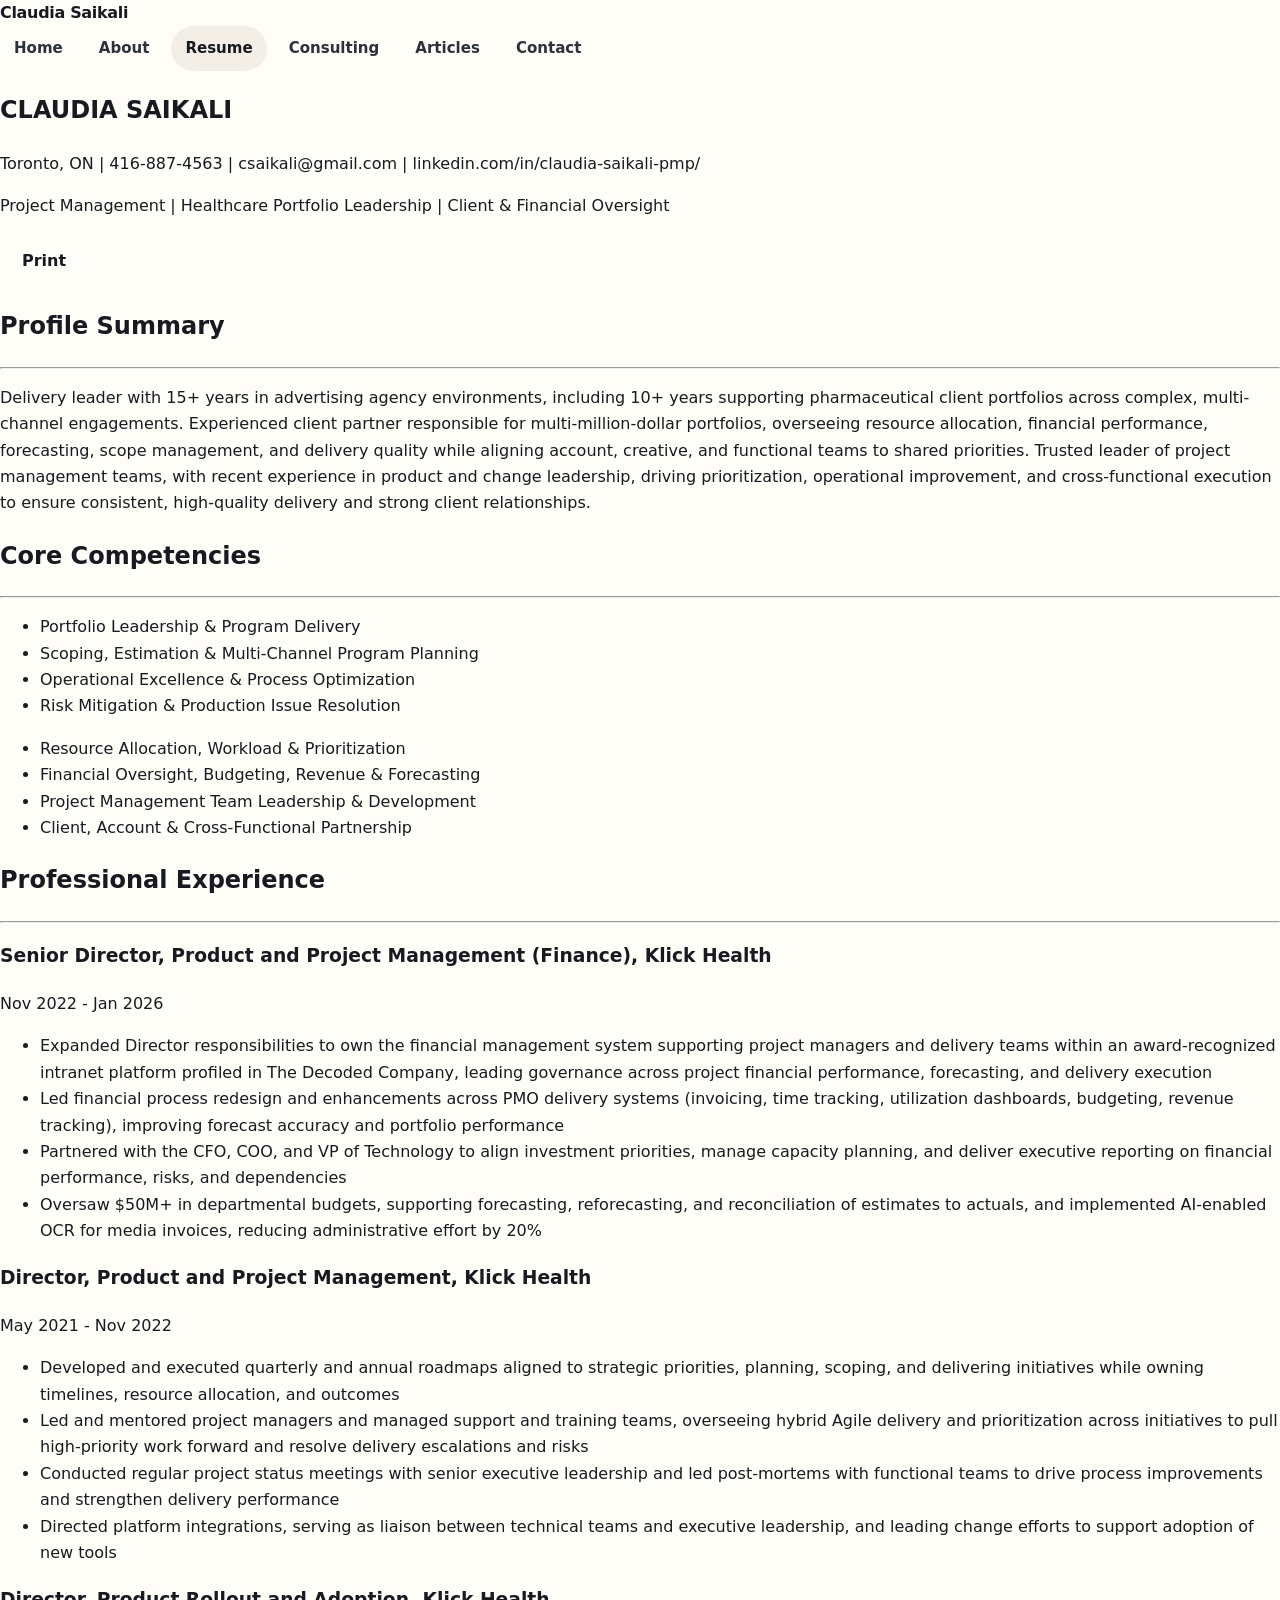
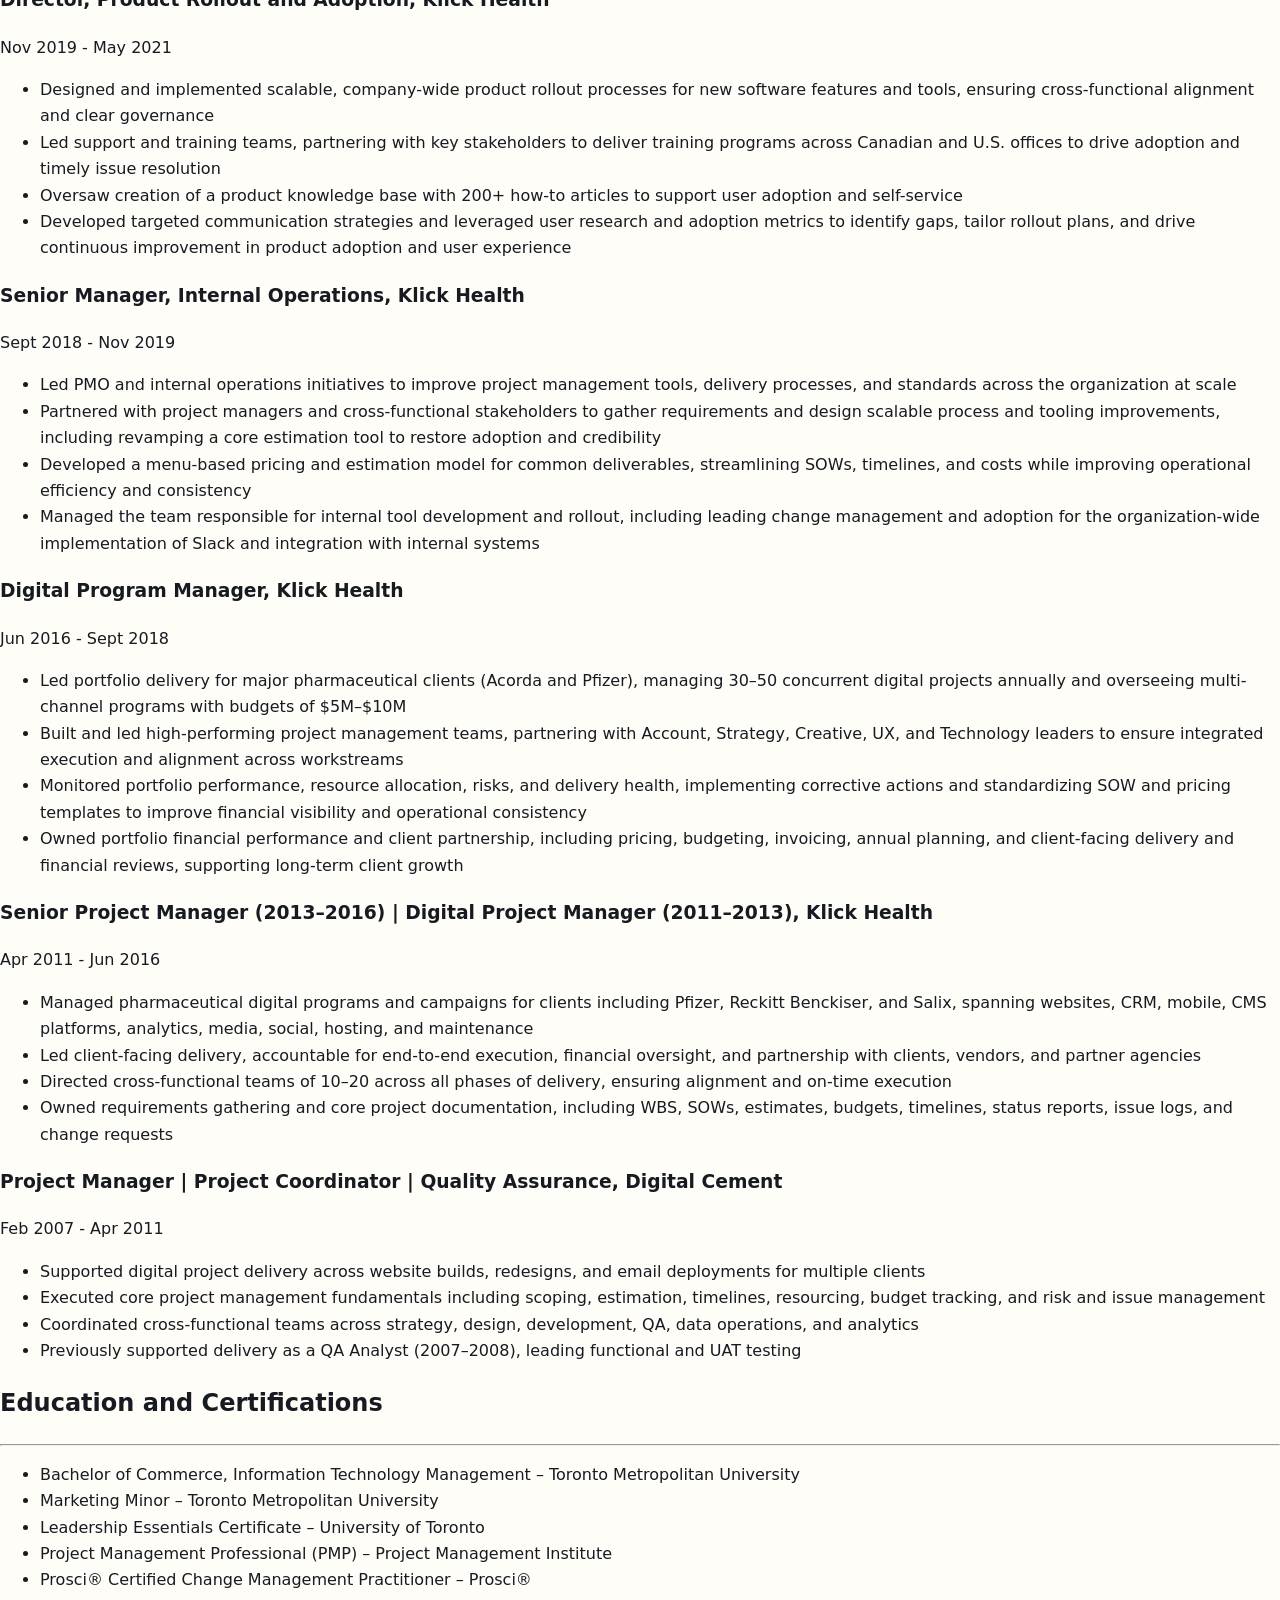
<file: resume.html>
<!doctype html>
<html lang="en">
<head>
  <meta charset="utf-8" />
  <meta name="viewport" content="width=device-width, initial-scale=1" />
  <title>Resume — Claudia Saikali</title>
  <meta name="description" content="Resume of Claudia Saikali" />
  <link rel="stylesheet" href="style.css" />
</head>

<body>
  <header class="header">
    <div class="container header-inner">
      <div class="brand"><a href="index.html">Claudia Saikali</a></div>
      <nav class="nav">
        <a href="index.html">Home</a>
        <a href="about.html">About</a>
        <a class="active" href="resume.html">Resume</a>
        <a href="consulting.html">Consulting</a>
        <a href="articles.html">Articles</a>
        <a href="contact.html">Contact</a>
      </nav>
    </div>
  </header>

  <main class="resume-shell">
    <div class="resume-paper">

      <section class="resume-top">
        <div class="resume-name-frame">
          <h1 class="resume-name">CLAUDIA SAIKALI</h1>
        </div>

        <div class="resume-meta">
          Toronto, ON | 416-887-4563 |
          <a href="mailto:csaikali@gmail.com">csaikali@gmail.com</a> |
          <a href="https://linkedin.com/in/claudia-saikali-pmp/" target="_blank" rel="noreferrer">
            linkedin.com/in/claudia-saikali-pmp/
          </a>
        </div>

        <p class="resume-tagline">
          Project Management | Healthcare Portfolio Leadership | Client &amp; Financial Oversight
        </p>

        <div class="resume-actions">
          <a class="button secondary" href="javascript:window.print()">Print</a>
        </div>
      </section>

      <section class="resume-section">
        <h2 class="resume-section-title">Profile Summary</h2>
        <hr class="resume-rule" />
        <p class="resume-summary">
          Delivery leader with 15+ years in advertising agency environments, including 10+ years supporting pharmaceutical
          client portfolios across complex, multi-channel engagements. Experienced client partner responsible for multi-million-dollar
          portfolios, overseeing resource allocation, financial performance, forecasting, scope management, and delivery quality
          while aligning account, creative, and functional teams to shared priorities. Trusted leader of project management teams,
          with recent experience in product and change leadership, driving prioritization, operational improvement, and
          cross-functional execution to ensure consistent, high-quality delivery and strong client relationships.
        </p>
      </section>

      <section class="resume-section">
        <h2 class="resume-section-title">Core Competencies</h2>
        <hr class="resume-rule" />
        <div class="resume-two-col">
          <ul class="resume-list">
            <li>Portfolio Leadership &amp; Program Delivery</li>
            <li>Scoping, Estimation &amp; Multi-Channel Program Planning</li>
            <li>Operational Excellence &amp; Process Optimization</li>
            <li>Risk Mitigation &amp; Production Issue Resolution</li>
          </ul>
          <ul class="resume-list">
            <li>Resource Allocation, Workload &amp; Prioritization</li>
            <li>Financial Oversight, Budgeting, Revenue &amp; Forecasting</li>
            <li>Project Management Team Leadership &amp; Development</li>
            <li>Client, Account &amp; Cross-Functional Partnership</li>
          </ul>
        </div>
      </section>

      <section class="resume-section">
        <h2 class="resume-section-title">Professional Experience</h2>
        <hr class="resume-rule" />

        <div class="role-block">
          <div class="role-head">
            <h3 class="role-title">Senior Director, Product and Project Management (Finance), Klick Health</h3>
            <div class="role-dates">Nov 2022 - Jan 2026</div>
          </div>
          <ul class="resume-list">
            <li>Expanded Director responsibilities to own the financial management system supporting project managers and delivery teams within an award-recognized intranet platform profiled in The Decoded Company, leading governance across project financial performance, forecasting, and delivery execution</li>
            <li>Led financial process redesign and enhancements across PMO delivery systems (invoicing, time tracking, utilization dashboards, budgeting, revenue tracking), improving forecast accuracy and portfolio performance</li>
            <li>Partnered with the CFO, COO, and VP of Technology to align investment priorities, manage capacity planning, and deliver executive reporting on financial performance, risks, and dependencies</li>
            <li>Oversaw $50M+ in departmental budgets, supporting forecasting, reforecasting, and reconciliation of estimates to actuals, and implemented AI-enabled OCR for media invoices, reducing administrative effort by 20%</li>
          </ul>
        </div>

        <div class="role-block">
          <div class="role-head">
            <h3 class="role-title">Director, Product and Project Management, Klick Health</h3>
            <div class="role-dates">May 2021 - Nov 2022</div>
          </div>
          <ul class="resume-list">
            <li>Developed and executed quarterly and annual roadmaps aligned to strategic priorities, planning, scoping, and delivering initiatives while owning timelines, resource allocation, and outcomes</li>
            <li>Led and mentored project managers and managed support and training teams, overseeing hybrid Agile delivery and prioritization across initiatives to pull high-priority work forward and resolve delivery escalations and risks</li>
            <li>Conducted regular project status meetings with senior executive leadership and led post-mortems with functional teams to drive process improvements and strengthen delivery performance</li>
            <li>Directed platform integrations, serving as liaison between technical teams and executive leadership, and leading change efforts to support adoption of new tools</li>
          </ul>
        </div>

        <div class="role-block">
          <div class="role-head">
            <h3 class="role-title">Director, Product Rollout and Adoption, Klick Health</h3>
            <div class="role-dates">Nov 2019 - May 2021</div>
          </div>
          <ul class="resume-list">
            <li>Designed and implemented scalable, company-wide product rollout processes for new software features and tools, ensuring cross-functional alignment and clear governance</li>
            <li>Led support and training teams, partnering with key stakeholders to deliver training programs across Canadian and U.S. offices to drive adoption and timely issue resolution</li>
            <li>Oversaw creation of a product knowledge base with 200+ how-to articles to support user adoption and self-service</li>
            <li>Developed targeted communication strategies and leveraged user research and adoption metrics to identify gaps, tailor rollout plans, and drive continuous improvement in product adoption and user experience</li>
          </ul>
        </div>

        <div class="role-block">
          <div class="role-head">
            <h3 class="role-title">Senior Manager, Internal Operations, Klick Health</h3>
            <div class="role-dates">Sept 2018 - Nov 2019</div>
          </div>
          <ul class="resume-list">
            <li>Led PMO and internal operations initiatives to improve project management tools, delivery processes, and standards across the organization at scale</li>
            <li>Partnered with project managers and cross-functional stakeholders to gather requirements and design scalable process and tooling improvements, including revamping a core estimation tool to restore adoption and credibility</li>
            <li>Developed a menu-based pricing and estimation model for common deliverables, streamlining SOWs, timelines, and costs while improving operational efficiency and consistency</li>
            <li>Managed the team responsible for internal tool development and rollout, including leading change management and adoption for the organization-wide implementation of Slack and integration with internal systems</li>
          </ul>
        </div>

        <div class="role-block">
          <div class="role-head">
            <h3 class="role-title">Digital Program Manager, Klick Health</h3>
            <div class="role-dates">Jun 2016 - Sept 2018</div>
          </div>
          <ul class="resume-list">
            <li>Led portfolio delivery for major pharmaceutical clients (Acorda and Pfizer), managing 30–50 concurrent digital projects annually and overseeing multi-channel programs with budgets of $5M–$10M</li>
            <li>Built and led high-performing project management teams, partnering with Account, Strategy, Creative, UX, and Technology leaders to ensure integrated execution and alignment across workstreams</li>
            <li>Monitored portfolio performance, resource allocation, risks, and delivery health, implementing corrective actions and standardizing SOW and pricing templates to improve financial visibility and operational consistency</li>
            <li>Owned portfolio financial performance and client partnership, including pricing, budgeting, invoicing, annual planning, and client-facing delivery and financial reviews, supporting long-term client growth</li>
          </ul>
        </div>

        <div class="role-block">
          <div class="role-head">
            <h3 class="role-title">Senior Project Manager (2013–2016) | Digital Project Manager (2011–2013), Klick Health</h3>
            <div class="role-dates">Apr 2011 - Jun 2016</div>
          </div>
          <ul class="resume-list">
            <li>Managed pharmaceutical digital programs and campaigns for clients including Pfizer, Reckitt Benckiser, and Salix, spanning websites, CRM, mobile, CMS platforms, analytics, media, social, hosting, and maintenance</li>
            <li>Led client-facing delivery, accountable for end-to-end execution, financial oversight, and partnership with clients, vendors, and partner agencies</li>
            <li>Directed cross-functional teams of 10–20 across all phases of delivery, ensuring alignment and on-time execution</li>
            <li>Owned requirements gathering and core project documentation, including WBS, SOWs, estimates, budgets, timelines, status reports, issue logs, and change requests</li>
          </ul>
        </div>

        <div class="role-block">
          <div class="role-head">
            <h3 class="role-title">Project Manager | Project Coordinator | Quality Assurance, Digital Cement</h3>
            <div class="role-dates">Feb 2007 - Apr 2011</div>
          </div>
          <ul class="resume-list">
            <li>Supported digital project delivery across website builds, redesigns, and email deployments for multiple clients</li>
            <li>Executed core project management fundamentals including scoping, estimation, timelines, resourcing, budget tracking, and risk and issue management</li>
            <li>Coordinated cross-functional teams across strategy, design, development, QA, data operations, and analytics</li>
            <li>Previously supported delivery as a QA Analyst (2007–2008), leading functional and UAT testing</li>
          </ul>
        </div>
      </section>

      <section class="resume-section">
        <h2 class="resume-section-title">Education and Certifications</h2>
        <hr class="resume-rule" />
        <ul class="resume-list">
          <li>Bachelor of Commerce, Information Technology Management – Toronto Metropolitan University</li>
          <li>Marketing Minor – Toronto Metropolitan University</li>
          <li>Leadership Essentials Certificate – University of Toronto</li>
          <li>Project Management Professional (PMP) – Project Management Institute</li>
          <li>Prosci® Certified Change Management Practitioner – Prosci®</li>
        </ul>
      </section>

    </div>
  </main>
</body>
</html>
</file>
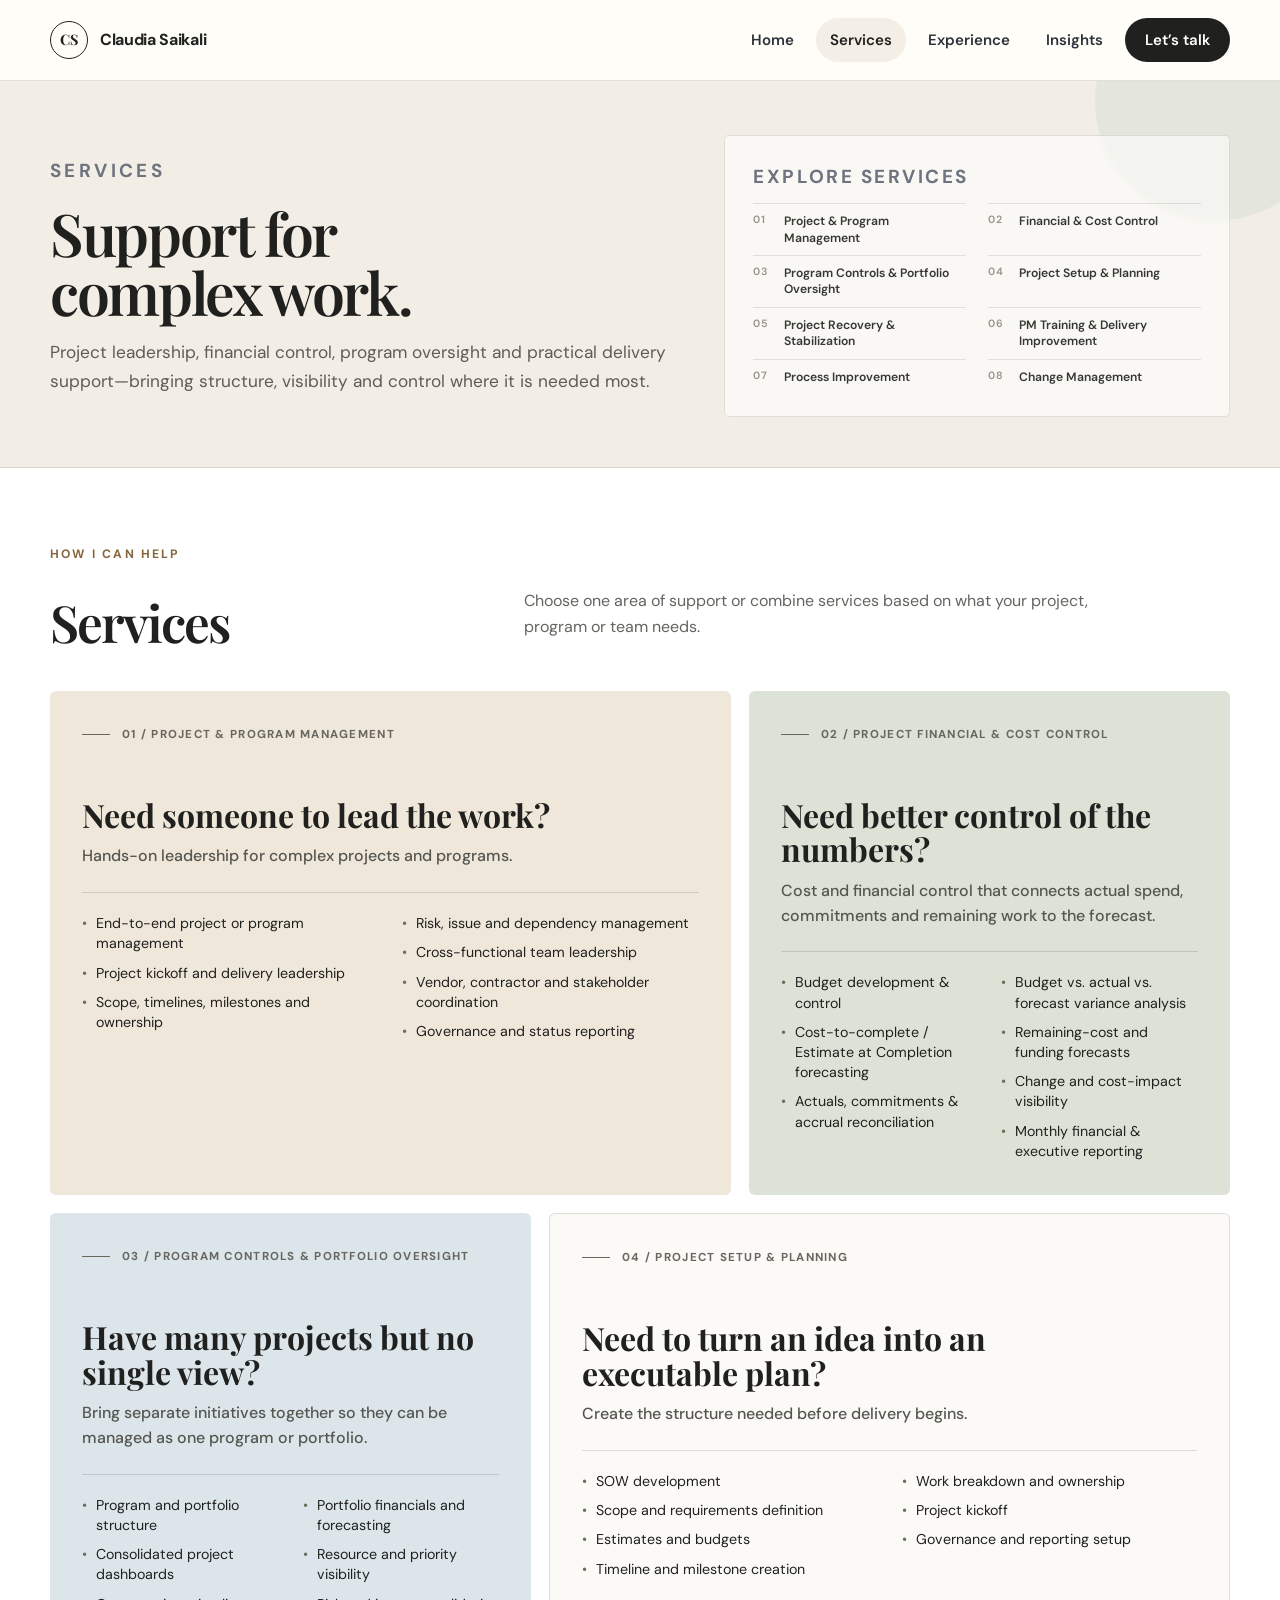
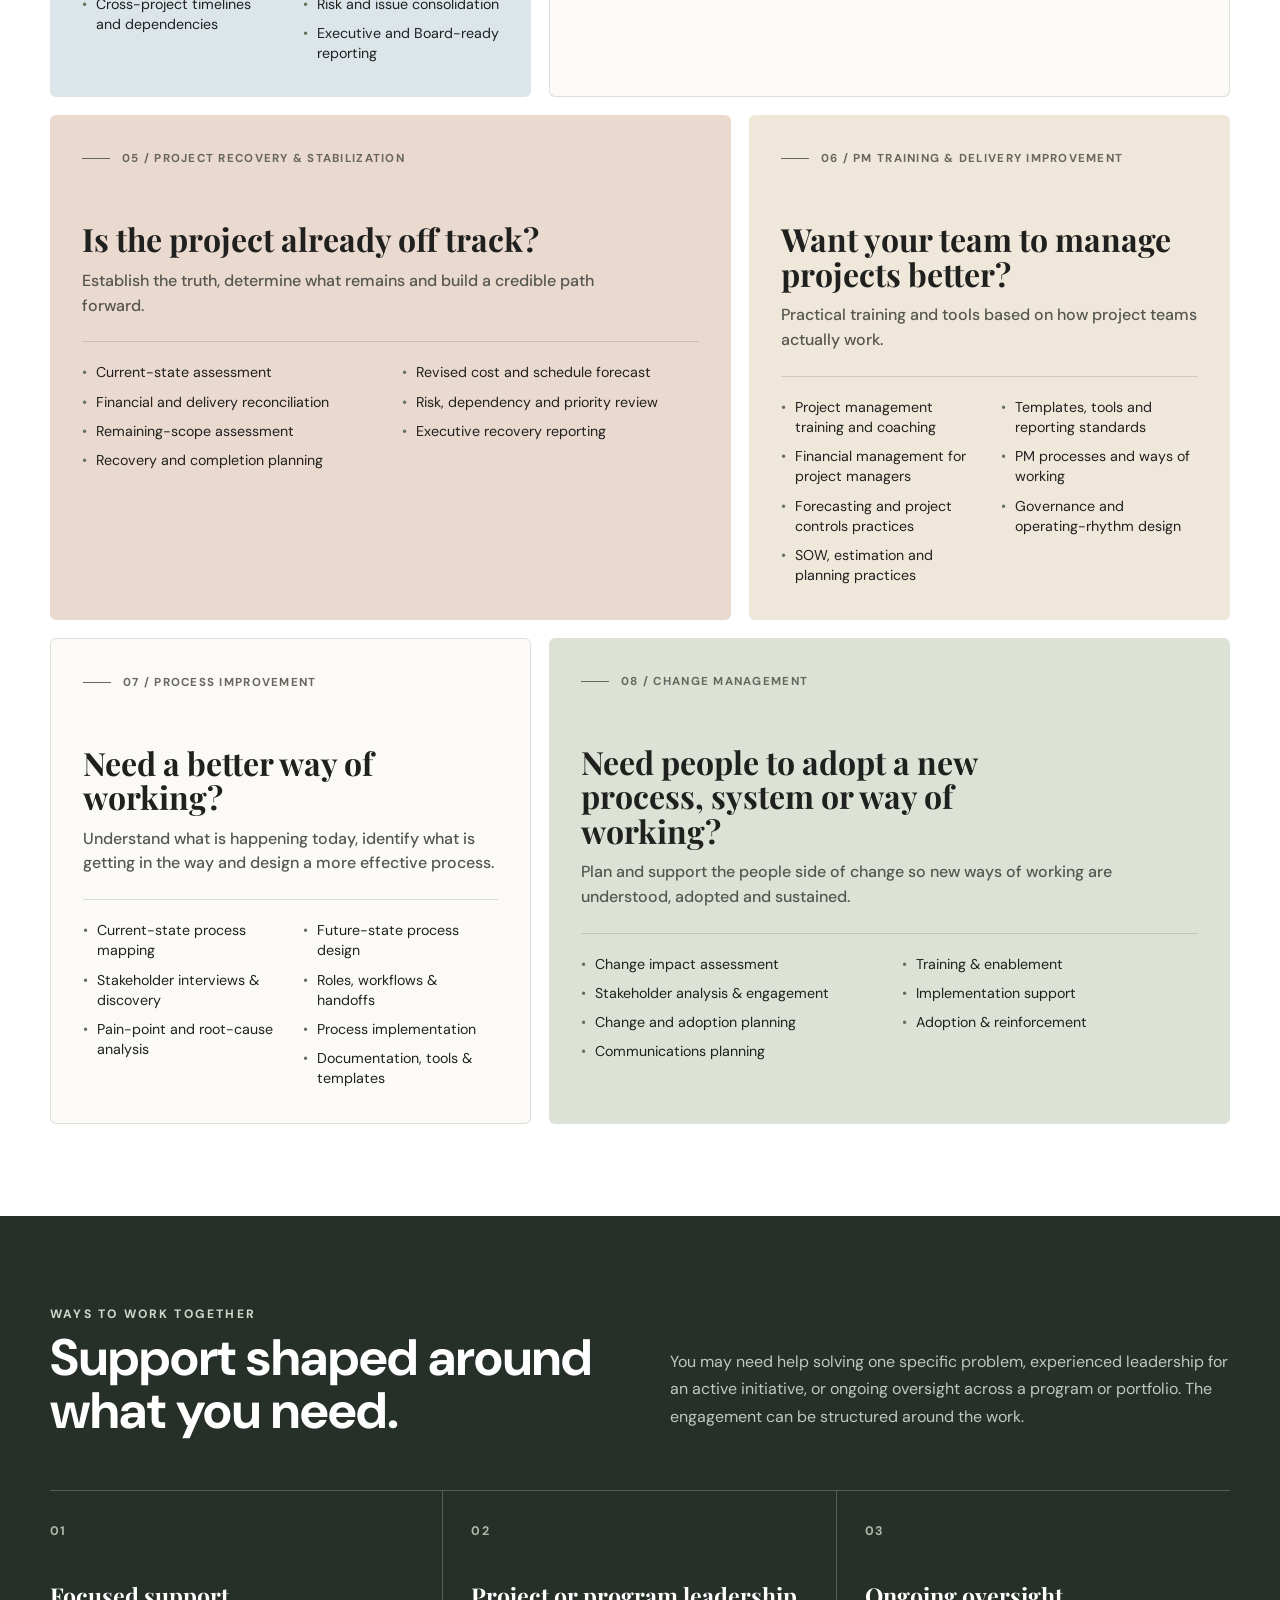
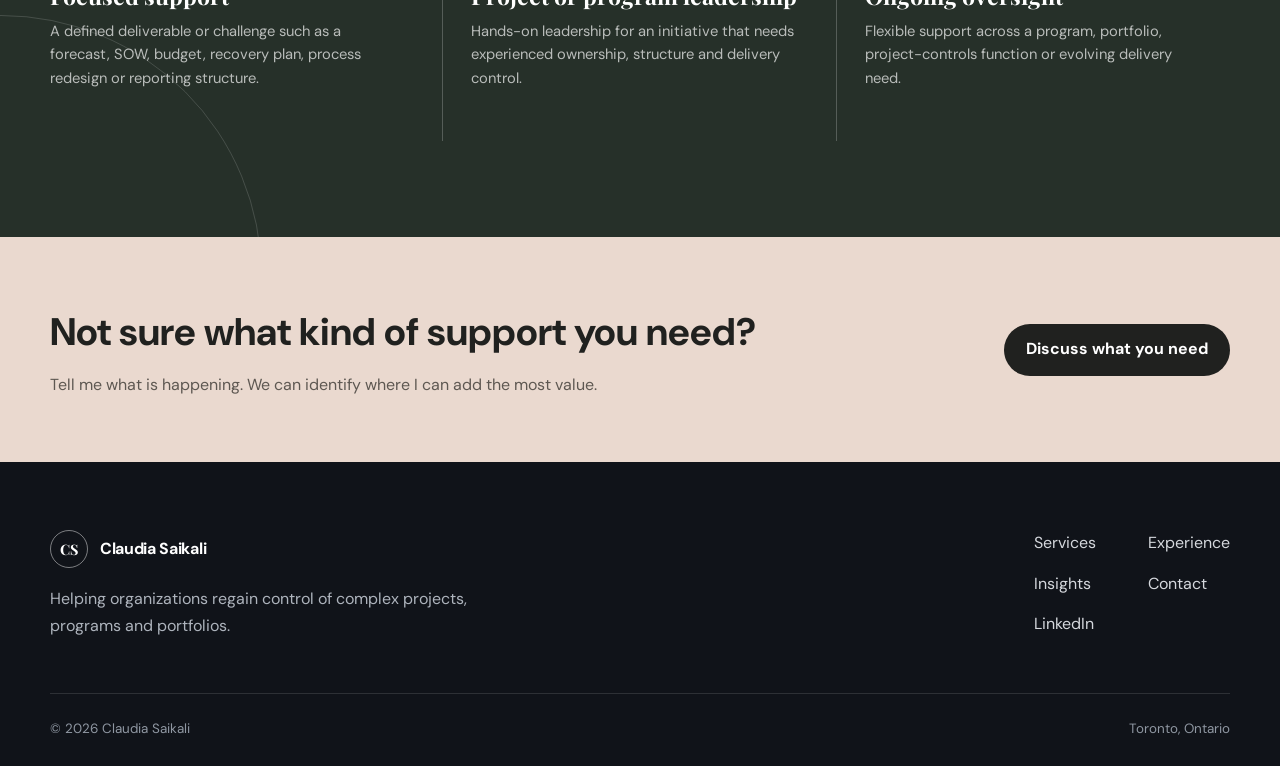
<file: services.html>
<!doctype html>
<html lang="en">
<head>
<meta charset="utf-8">
<meta name="viewport" content="width=device-width,initial-scale=1">
<title>Services | Claudia Saikali</title>
<meta name="description" content="Project and program management, financial and cost control, program controls, project planning, recovery, PM training, process improvement and change management services.">
<link rel="preconnect" href="https://fonts.googleapis.com">
<link rel="preconnect" href="https://fonts.gstatic.com" crossorigin>
<link href="https://fonts.googleapis.com/css2?family=DM+Sans:wght@400;500;600;700&family=Playfair+Display:wght@600;700&display=swap" rel="stylesheet">
<link rel="stylesheet" href="style.css">
<link rel="icon" type="image/png" href="favicon.png">
<style>
/* SERVICES — editorial colour-block redesign */
:root{
  --ink:#20211f;
  --paper:#fbfaf7;
  --sand:#efe7da;
  --sage:#dce3d6;
  --blue:#dbe5ea;
  --clay:#ead9cf;
  --olive:#65705c;
  --line:rgba(32,33,31,.13);
}

.page-hero{
  position:relative;
  overflow:hidden;
  padding:82px 0 68px;
  background:var(--paper);
}
.page-hero:after{
  content:"";
  position:absolute;
  width:330px;height:330px;
  right:-75px;top:-115px;
  border-radius:50%;
  background:var(--sage);
  opacity:.72;
}
.page-hero .shell{position:relative;z-index:1}
.page-hero h1{max-width:880px;font-size:clamp(2.8rem,6vw,5.5rem);line-height:.98;letter-spacing:-.045em}
.page-hero p:last-child{max-width:690px;font-size:1.08rem;line-height:1.7}

.services-section{
  padding:70px 0 92px;
  background:#fff;
}
.services-section .section-heading{
  display:grid;
  grid-template-columns:.75fr 1.25fr;
  gap:50px;
  align-items:end;
  max-width:none;
  margin-bottom:42px;
}
.services-section .section-heading .kicker{grid-column:1/-1;margin-bottom:-26px}
.services-section .section-heading h2{
  margin:0;
  font-size:clamp(2.5rem,4vw,4.2rem);
}
.services-section .section-heading p:last-child{
  max-width:570px;
  margin:0 0 8px;
  color:#65645f;
  font-size:1rem;
  line-height:1.65;
}

.service-detail-grid{
  display:grid;
  grid-template-columns:repeat(12,1fr);
  gap:18px;
  margin-top:0;
}
.service-detail{
  position:relative;
  overflow:hidden;
  min-height:420px;
  padding:34px 32px;
  border:0;
  border-radius:6px;
  box-shadow:none;
  transition:transform .2s ease;
}
.service-detail:hover{transform:translateY(-4px)}
.service-detail:nth-child(1),
.service-detail:nth-child(4),
.service-detail:nth-child(5),
.service-detail:nth-child(8){grid-column:span 7}
.service-detail:nth-child(2),
.service-detail:nth-child(3),
.service-detail:nth-child(6),
.service-detail:nth-child(7){grid-column:span 5}

.service-detail:nth-child(1){background:var(--sand)}
.service-detail:nth-child(2){background:var(--sage)}
.service-detail:nth-child(3){background:var(--blue)}
.service-detail:nth-child(4){background:var(--paper);border:1px solid var(--line)}
.service-detail:nth-child(5){background:var(--clay)}
.service-detail:nth-child(6){background:var(--sand)}
.service-detail:nth-child(7){background:var(--paper);border:1px solid var(--line)}
.service-detail:nth-child(8){background:var(--sage)}

.service-number{
  display:flex;
  align-items:center;
  gap:12px;
  margin:0 0 54px;
  padding:0;
  background:none;
  color:#67665f;
  font-size:.72rem;
  font-weight:700;
  letter-spacing:.11em;
  text-transform:uppercase;
}
.service-number:before{
  content:"";
  width:28px;height:1px;
  background:currentColor;
}
.service-detail h3{
  max-width:470px;
  margin:0 0 12px;
  font-family:"Playfair Display",serif;
  font-size:clamp(1.55rem,2.5vw,2.15rem);
  line-height:1.08;
}
.service-detail .question{
  max-width:540px;
  margin:0 0 23px;
  color:#555650;
  font-weight:500;
  line-height:1.55;
}
.service-detail ul{
  columns:2;
  column-gap:24px;
  list-style:none;
  margin:0;
  padding:20px 0 0;
  border-top:1px solid rgba(32,33,31,.15);
}
.service-detail li{
  break-inside:avoid;
  position:relative;
  margin:0 0 9px;
  padding-left:14px;
  font-size:.89rem;
  line-height:1.42;
}
.service-detail li:before{
  content:"•";
  position:absolute;
  left:0;
  color:var(--olive);
}

/* Work together: a visual editorial band, not more service boxes */
.work-section{
  position:relative;
  overflow:hidden;
  padding:88px 0 96px;
  background:#263029;
  color:#fff;
}
.work-section:before{
  content:"";
  position:absolute;
  width:520px;height:520px;
  left:-260px;bottom:-300px;
  border:1px solid rgba(255,255,255,.15);
  border-radius:50%;
}
.work-section .kicker{color:#cfd9ca}
.work-intro{
  position:relative;
  z-index:1;
  display:grid;
  grid-template-columns:1fr 1fr;
  gap:60px;
  align-items:end;
  margin-bottom:52px;
}
.work-intro h2{
  max-width:560px;
  margin:0;
  color:#fff;
  font-size:clamp(2.4rem,4vw,4rem);
  line-height:1.03;
}
.work-intro p{
  max-width:560px;
  margin:0 0 8px;
  color:rgba(255,255,255,.72);
  line-height:1.7;
}
.work-options{
  position:relative;
  z-index:1;
  display:grid;
  grid-template-columns:repeat(3,1fr);
  gap:0;
  border-top:1px solid rgba(255,255,255,.22);
}
.work-option{
  min-height:250px;
  padding:30px 28px 20px 0;
  border:0;
  border-right:1px solid rgba(255,255,255,.22);
  border-radius:0;
  background:transparent !important;
}
.work-option + .work-option{padding-left:28px}
.work-option:last-child{border-right:0}
.work-option .work-num{
  display:block;
  margin-bottom:42px;
  color:#aebaa9;
  font-size:.78rem;
  font-weight:700;
  letter-spacing:.12em;
}
.work-option strong{
  display:block;
  margin-bottom:10px;
  color:#fff;
  font-family:"Playfair Display",serif;
  font-size:1.45rem;
  line-height:1.15;
}
.work-option span:last-child{
  display:block;
  max-width:330px;
  color:rgba(255,255,255,.68);
  font-size:.92rem;
  line-height:1.58;
}

/* Warm CTA separates the dark section from the dark footer */
.services-cta{
  padding:64px 0;
  background:var(--clay);
}
.services-cta-card{
  display:grid;
  grid-template-columns:1fr auto;
  align-items:center;
  gap:50px;
  padding:0;
  border-radius:0;
  background:transparent;
  color:var(--ink);
}
.services-cta-card h2{
  margin:0 0 8px;
  color:var(--ink);
  font-size:clamp(1.8rem,3vw,2.7rem);
}
.services-cta-card p{
  max-width:650px;
  margin:0;
  color:#5e5852;
}
.services-cta-card .button{
  background:var(--ink);
  color:#fff;
  border-color:var(--ink);
}

@media(max-width:900px){
  .services-section .section-heading,
  .work-intro{grid-template-columns:1fr;gap:18px}
  .services-section .section-heading .kicker{margin-bottom:0}
  .service-detail:nth-child(n){grid-column:span 6}
  .service-detail ul{columns:1}
}
@media(max-width:700px){
  .page-hero{padding:58px 0 48px}
  .page-hero:after{width:210px;height:210px}
  .services-section{padding:54px 0 66px}
  .service-detail-grid{grid-template-columns:1fr}
  .service-detail:nth-child(n){grid-column:auto;min-height:0}
  .service-number{margin-bottom:34px}
  .work-section{padding:64px 0 70px}
  .work-options{grid-template-columns:1fr}
  .work-option,.work-option + .work-option{
    min-height:0;
    padding:26px 0;
    border-right:0;
    border-bottom:1px solid rgba(255,255,255,.22);
  }
  .work-option:last-child{border-bottom:0}
  .work-option .work-num{margin-bottom:18px}
  .services-cta-card{grid-template-columns:1fr;gap:24px}
}

/* Structured services hero */
.page-hero{
  padding:64px 0 58px;
}
.page-hero:after{
  width:280px;
  height:280px;
  right:-55px;
  top:-105px;
}
.hero-services-grid{
  position:relative;
  z-index:1;
  display:grid;
  grid-template-columns:minmax(0,1.55fr) minmax(280px,.75fr);
  gap:64px;
  align-items:end;
}
.hero-services-main h1{
  max-width:800px;
  margin-bottom:20px;
}
.hero-services-main > p:last-child{
  max-width:690px;
  margin-bottom:0;
}
.hero-services-highlights{
  display:grid;
  gap:0;
  border-top:1px solid rgba(32,33,31,.18);
  margin-bottom:4px;
}
.hero-services-highlights span{
  display:block;
  padding:10px 0;
  border-bottom:1px solid rgba(32,33,31,.18);
  color:#4f514c;
  font-size:.78rem;
  font-weight:600;
  letter-spacing:.025em;
}
@media(max-width:900px){
  .hero-services-grid{
    grid-template-columns:1fr;
    gap:30px;
  }
  .hero-services-highlights{
    grid-template-columns:repeat(2,1fr);
    column-gap:24px;
  }
}
@media(max-width:560px){
  .page-hero{padding:48px 0 42px}
  .hero-services-highlights{grid-template-columns:1fr}
}


/* Hero refinement — softer, smaller, and integrated with the earth-tone palette */
.page-hero{
  padding:54px 0 50px;
  background:#f3eee5;
}
.page-hero:after{
  width:240px;
  height:240px;
  right:-55px;
  top:-100px;
  background:#dce3d6;
  opacity:.62;
}
.hero-services-grid{
  grid-template-columns:minmax(0,1.1fr) minmax(360px,.9fr);
  gap:56px;
  align-items:center;
}
.hero-services-main h1{
  max-width:610px;
  margin:0 0 16px;
  font-size:clamp(2.55rem,4.6vw,4.4rem);
  line-height:1;
  letter-spacing:-.04em;
}
.hero-services-main .hero-lead{
  max-width:620px;
  margin:0;
  color:#5d5c56;
  font-size:1rem;
  line-height:1.68;
}
.hero-service-nav{
  position:relative;
  padding:25px 28px 22px;
  border:1px solid rgba(32,33,31,.12);
  border-radius:5px;
  background:rgba(255,255,255,.56);
  backdrop-filter:blur(3px);
}
.hero-service-nav-title{
  margin:0 0 11px;
  color:#77736b;
  font-size:.7rem;
  font-weight:700;
  letter-spacing:.13em;
  text-transform:uppercase;
}
.hero-service-links{
  display:grid;
  grid-template-columns:1fr 1fr;
  column-gap:22px;
}
.hero-service-links a{
  display:grid;
  grid-template-columns:24px 1fr;
  gap:7px;
  align-items:start;
  padding:9px 0;
  border-top:1px solid rgba(32,33,31,.11);
  color:#353732;
  font-size:.76rem;
  font-weight:600;
  line-height:1.35;
  text-decoration:none;
  transition:color .18s ease,transform .18s ease;
}
.hero-service-links a span{
  color:#989188;
  font-size:.66rem;
  letter-spacing:.08em;
}
.hero-service-links a:hover{
  color:#65705c;
  transform:translateX(2px);
}
html{scroll-behavior:smooth}
.service-detail{scroll-margin-top:100px}

@media(max-width:900px){
  .hero-services-grid{
    grid-template-columns:1fr;
    gap:28px;
  }
}
@media(max-width:560px){
  .page-hero{padding:44px 0 40px}
  .hero-services-main h1{font-size:2.65rem}
  .hero-service-nav{padding:21px}
  .hero-service-links{grid-template-columns:1fr}
}

</style>
</head>
<body>
<a class="skip-link" href="#main">Skip to content</a>
<header class="site-header"><div class="shell nav-shell">
<a class="brand" href="index.html"><span class="brand-mark">CS</span><span>Claudia Saikali</span></a>
<button class="menu-toggle" type="button" aria-expanded="false" aria-controls="primary-nav">Menu</button>
<nav class="nav" id="primary-nav" aria-label="Primary navigation">
<a href="index.html">Home</a><a href="services.html">Services</a><a href="experience.html">Experience</a><a href="insights.html">Insights</a><a class="nav-cta" href="contact.html">Let’s talk</a>
</nav></div></header>
<script>document.querySelectorAll(".nav a")[1].classList.add("active")</script>

<main id="main">
<section class="page-hero"><div class="shell">
<div class="hero-services-grid">
  <div class="hero-services-main">
    <p class="kicker">Services</p>
    <h1>Support for complex work.</h1>
    <p class="hero-lead">Project leadership, financial control, program oversight and practical delivery support—bringing structure, visibility and control where it is needed most.</p>
  </div>

  <aside class="hero-service-nav" aria-label="Explore services">
    <p class="hero-service-nav-title">Explore services</p>
    <div class="hero-service-links">
      <a href="#project-program"><span>01</span>Project &amp; Program Management</a>
      <a href="#financial"><span>02</span>Financial &amp; Cost Control</a>
      <a href="#portfolio"><span>03</span>Program Controls &amp; Portfolio Oversight</a>
      <a href="#planning"><span>04</span>Project Setup &amp; Planning</a>
      <a href="#recovery"><span>05</span>Project Recovery &amp; Stabilization</a>
      <a href="#training"><span>06</span>PM Training &amp; Delivery Improvement</a>
      <a href="#process-improvement"><span>07</span>Process Improvement</a>
      <a href="#change-management"><span>08</span>Change Management</a>
    </div>
  </aside>
</div>
</div></section>

<section class="section services-section"><div class="shell">
<div class="section-heading reveal">
<p class="kicker">How I can help</p>
<h2>Services</h2>
<p>Choose one area of support or combine services based on what your project, program or team needs.</p>
</div>

<div class="service-detail-grid">

<article class="service-detail reveal" id="project-program">
<span class="service-number">01 / Project &amp; Program Management</span>
<h3>Need someone to lead the work?</h3>
<p class="question">Hands-on leadership for complex projects and programs.</p>
<ul>
<li>End-to-end project or program management</li>
<li>Project kickoff and delivery leadership</li>
<li>Scope, timelines, milestones and ownership</li>
<li>Risk, issue and dependency management</li>
<li>Cross-functional team leadership</li>
<li>Vendor, contractor and stakeholder coordination</li>
<li>Governance and status reporting</li>
</ul>
</article>

<article class="service-detail reveal" id="financial">
<span class="service-number">02 / Project Financial &amp; Cost Control</span>
<h3>Need better control of the numbers?</h3>
<p class="question">Cost and financial control that connects actual spend, commitments and remaining work to the forecast.</p>
<ul>
<li>Budget development &amp; control</li>
<li>Cost-to-complete / Estimate at Completion forecasting</li>
<li>Actuals, commitments &amp; accrual reconciliation</li>
<li>Budget vs. actual vs. forecast variance analysis</li>
<li>Remaining-cost and funding forecasts</li>
<li>Change and cost-impact visibility</li>
<li>Monthly financial &amp; executive reporting</li>
</ul>
</article>

<article class="service-detail reveal" id="portfolio">
<span class="service-number">03 / Program Controls &amp; Portfolio Oversight</span>
<h3>Have many projects but no single view?</h3>
<p class="question">Bring separate initiatives together so they can be managed as one program or portfolio.</p>
<ul>
<li>Program and portfolio structure</li>
<li>Consolidated project dashboards</li>
<li>Cross-project timelines and dependencies</li>
<li>Portfolio financials and forecasting</li>
<li>Resource and priority visibility</li>
<li>Risk and issue consolidation</li>
<li>Executive and Board-ready reporting</li>
</ul>
</article>

<article class="service-detail reveal" id="planning">
<span class="service-number">04 / Project Setup &amp; Planning</span>
<h3>Need to turn an idea into an executable plan?</h3>
<p class="question">Create the structure needed before delivery begins.</p>
<ul>
<li>SOW development</li>
<li>Scope and requirements definition</li>
<li>Estimates and budgets</li>
<li>Timeline and milestone creation</li>
<li>Work breakdown and ownership</li>
<li>Project kickoff</li>
<li>Governance and reporting setup</li>
</ul>
</article>

<article class="service-detail reveal" id="recovery">
<span class="service-number">05 / Project Recovery &amp; Stabilization</span>
<h3>Is the project already off track?</h3>
<p class="question">Establish the truth, determine what remains and build a credible path forward.</p>
<ul>
<li>Current-state assessment</li>
<li>Financial and delivery reconciliation</li>
<li>Remaining-scope assessment</li>
<li>Recovery and completion planning</li>
<li>Revised cost and schedule forecast</li>
<li>Risk, dependency and priority review</li>
<li>Executive recovery reporting</li>
</ul>
</article>

<article class="service-detail reveal" id="training">
<span class="service-number">06 / PM Training &amp; Delivery Improvement</span>
<h3>Want your team to manage projects better?</h3>
<p class="question">Practical training and tools based on how project teams actually work.</p>
<ul>
<li>Project management training and coaching</li>
<li>Financial management for project managers</li>
<li>Forecasting and project controls practices</li>
<li>SOW, estimation and planning practices</li>
<li>Templates, tools and reporting standards</li>
<li>PM processes and ways of working</li>
<li>Governance and operating-rhythm design</li>
</ul>
</article>

<article class="service-detail reveal" id="process-improvement">
<span class="service-number">07 / Process Improvement</span>
<h3>Need a better way of working?</h3>
<p class="question">Understand what is happening today, identify what is getting in the way and design a more effective process.</p>
<ul>
<li>Current-state process mapping</li>
<li>Stakeholder interviews &amp; discovery</li>
<li>Pain-point and root-cause analysis</li>
<li>Future-state process design</li>
<li>Roles, workflows &amp; handoffs</li>
<li>Process implementation</li>
<li>Documentation, tools &amp; templates</li>
</ul>
</article>

<article class="service-detail reveal" id="change-management">
<span class="service-number">08 / Change Management</span>
<h3>Need people to adopt a new process, system or way of working?</h3>
<p class="question">Plan and support the people side of change so new ways of working are understood, adopted and sustained.</p>
<ul>
<li>Change impact assessment</li>
<li>Stakeholder analysis &amp; engagement</li>
<li>Change and adoption planning</li>
<li>Communications planning</li>
<li>Training &amp; enablement</li>
<li>Implementation support</li>
<li>Adoption &amp; reinforcement</li>
</ul>
</article>

</div>
</div></section>

<section class="work-section">
<div class="shell">
  <div class="work-intro reveal">
    <div>
      <p class="kicker">Ways to work together</p>
      <h2>Support shaped around what you need.</h2>
    </div>
    <p>You may need help solving one specific problem, experienced leadership for an active initiative, or ongoing oversight across a program or portfolio. The engagement can be structured around the work.</p>
  </div>

  <div class="work-options">
    <div class="work-option reveal">
      <span class="work-num">01</span>
      <strong>Focused support</strong>
      <span>A defined deliverable or challenge such as a forecast, SOW, budget, recovery plan, process redesign or reporting structure.</span>
    </div>
    <div class="work-option reveal">
      <span class="work-num">02</span>
      <strong>Project or program leadership</strong>
      <span>Hands-on leadership for an initiative that needs experienced ownership, structure and delivery control.</span>
    </div>
    <div class="work-option reveal">
      <span class="work-num">03</span>
      <strong>Ongoing oversight</strong>
      <span>Flexible support across a program, portfolio, project-controls function or evolving delivery need.</span>
    </div>
  </div>
</div>
</section>

<section class="services-cta">
<div class="shell">
  <div class="services-cta-card reveal">
    <div>
      <h2>Not sure what kind of support you need?</h2>
      <p>Tell me what is happening. We can identify where I can add the most value.</p>
    </div>
    <a class="button button-light" href="contact.html">Discuss what you need</a>
  </div>
</div>
</section>
</main>

<footer class="site-footer"><div class="shell footer-grid"><div>
<a class="brand footer-brand" href="index.html"><span class="brand-mark">CS</span><span>Claudia Saikali</span></a>
<p>Helping organizations regain control of complex projects, programs and portfolios.</p></div>
<div class="footer-links"><a href="services.html">Services</a><a href="experience.html">Experience</a><a href="insights.html">Insights</a><a href="contact.html">Contact</a><a href="https://linkedin.com/in/claudia-saikali-pmp/" target="_blank" rel="noreferrer">LinkedIn</a></div>
</div><div class="shell footer-bottom"><span>© <span id="year"></span> Claudia Saikali</span><span>Toronto, Ontario</span></div></footer>

<script>
document.getElementById("year").textContent=new Date().getFullYear();
const btn=document.querySelector(".menu-toggle"),nav=document.querySelector(".nav");
if(btn){btn.addEventListener("click",()=>{const open=btn.getAttribute("aria-expanded")==="true";btn.setAttribute("aria-expanded",String(!open));nav.classList.toggle("open")})}
const observer=new IntersectionObserver(entries=>entries.forEach(e=>{if(e.isIntersecting)e.target.classList.add("visible")}),{threshold:.12});
document.querySelectorAll(".reveal").forEach(el=>observer.observe(el));
</script>
</body>
</html>
</file>
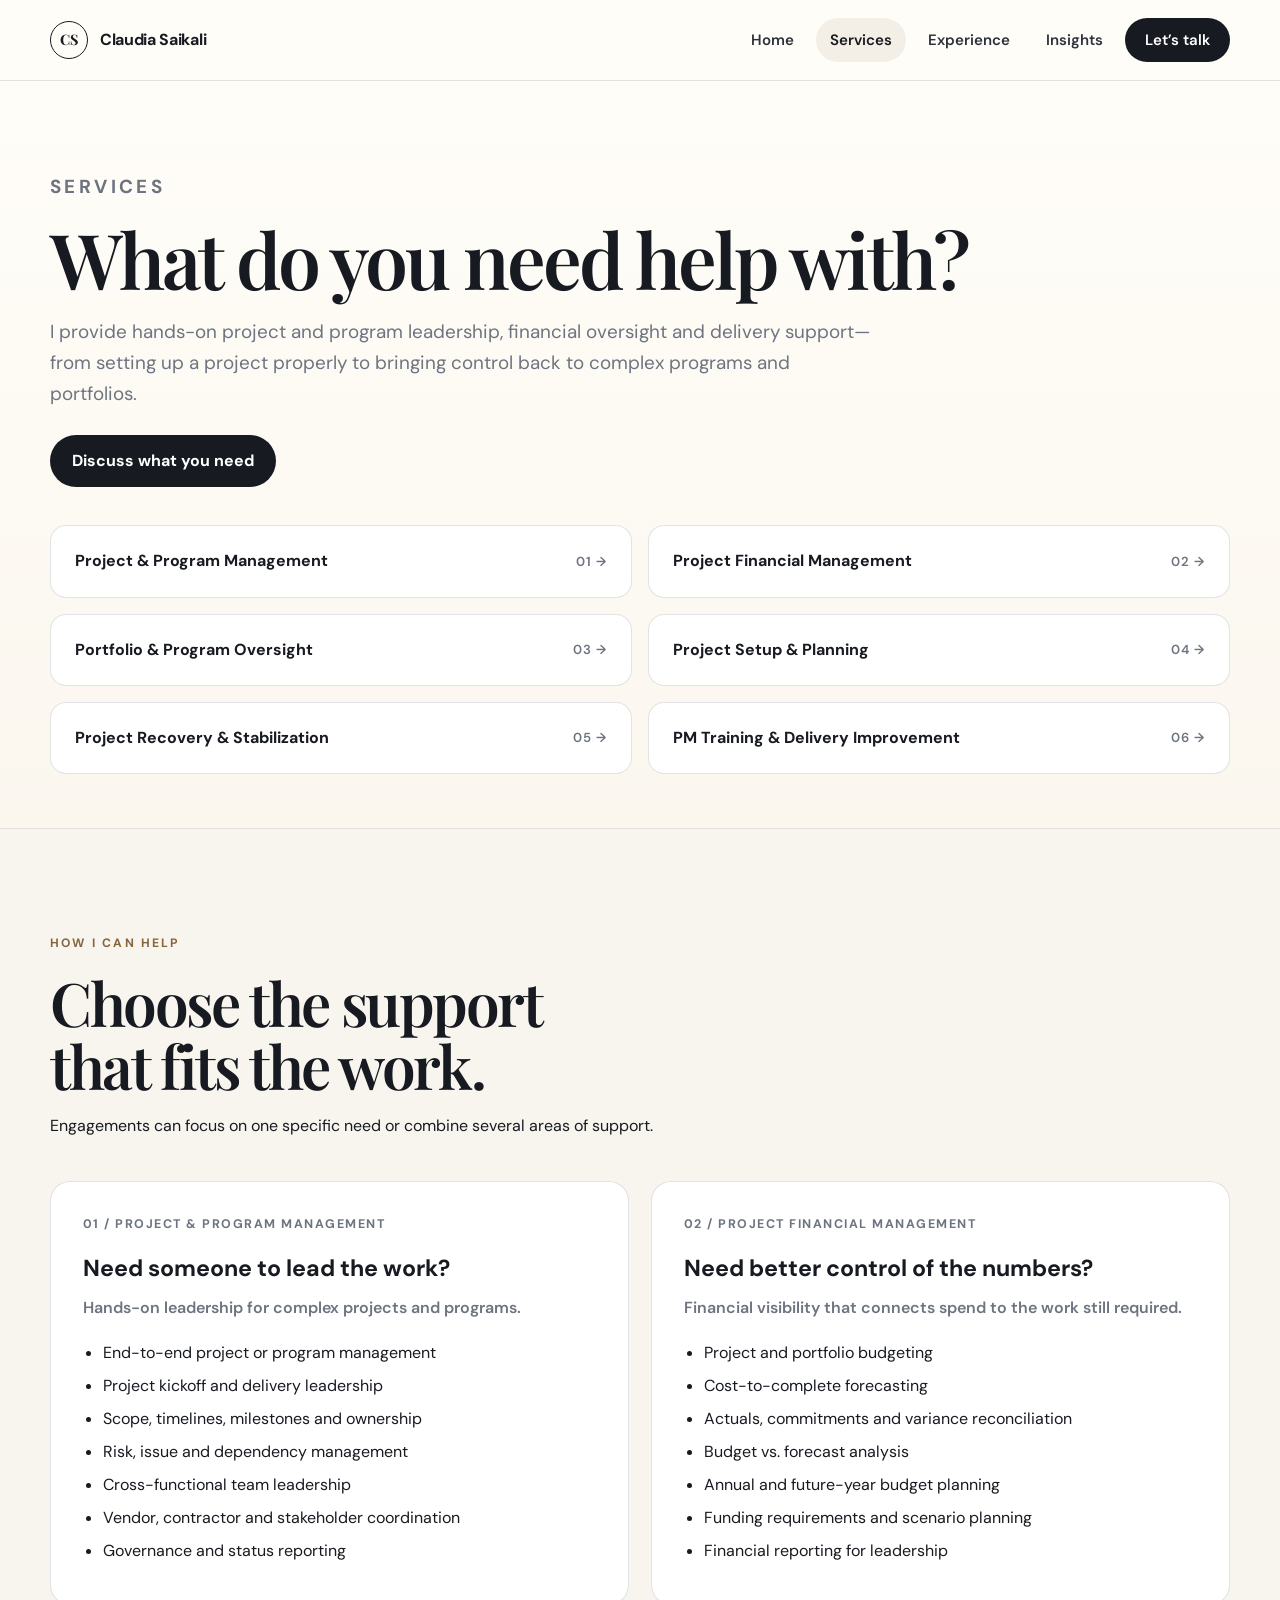
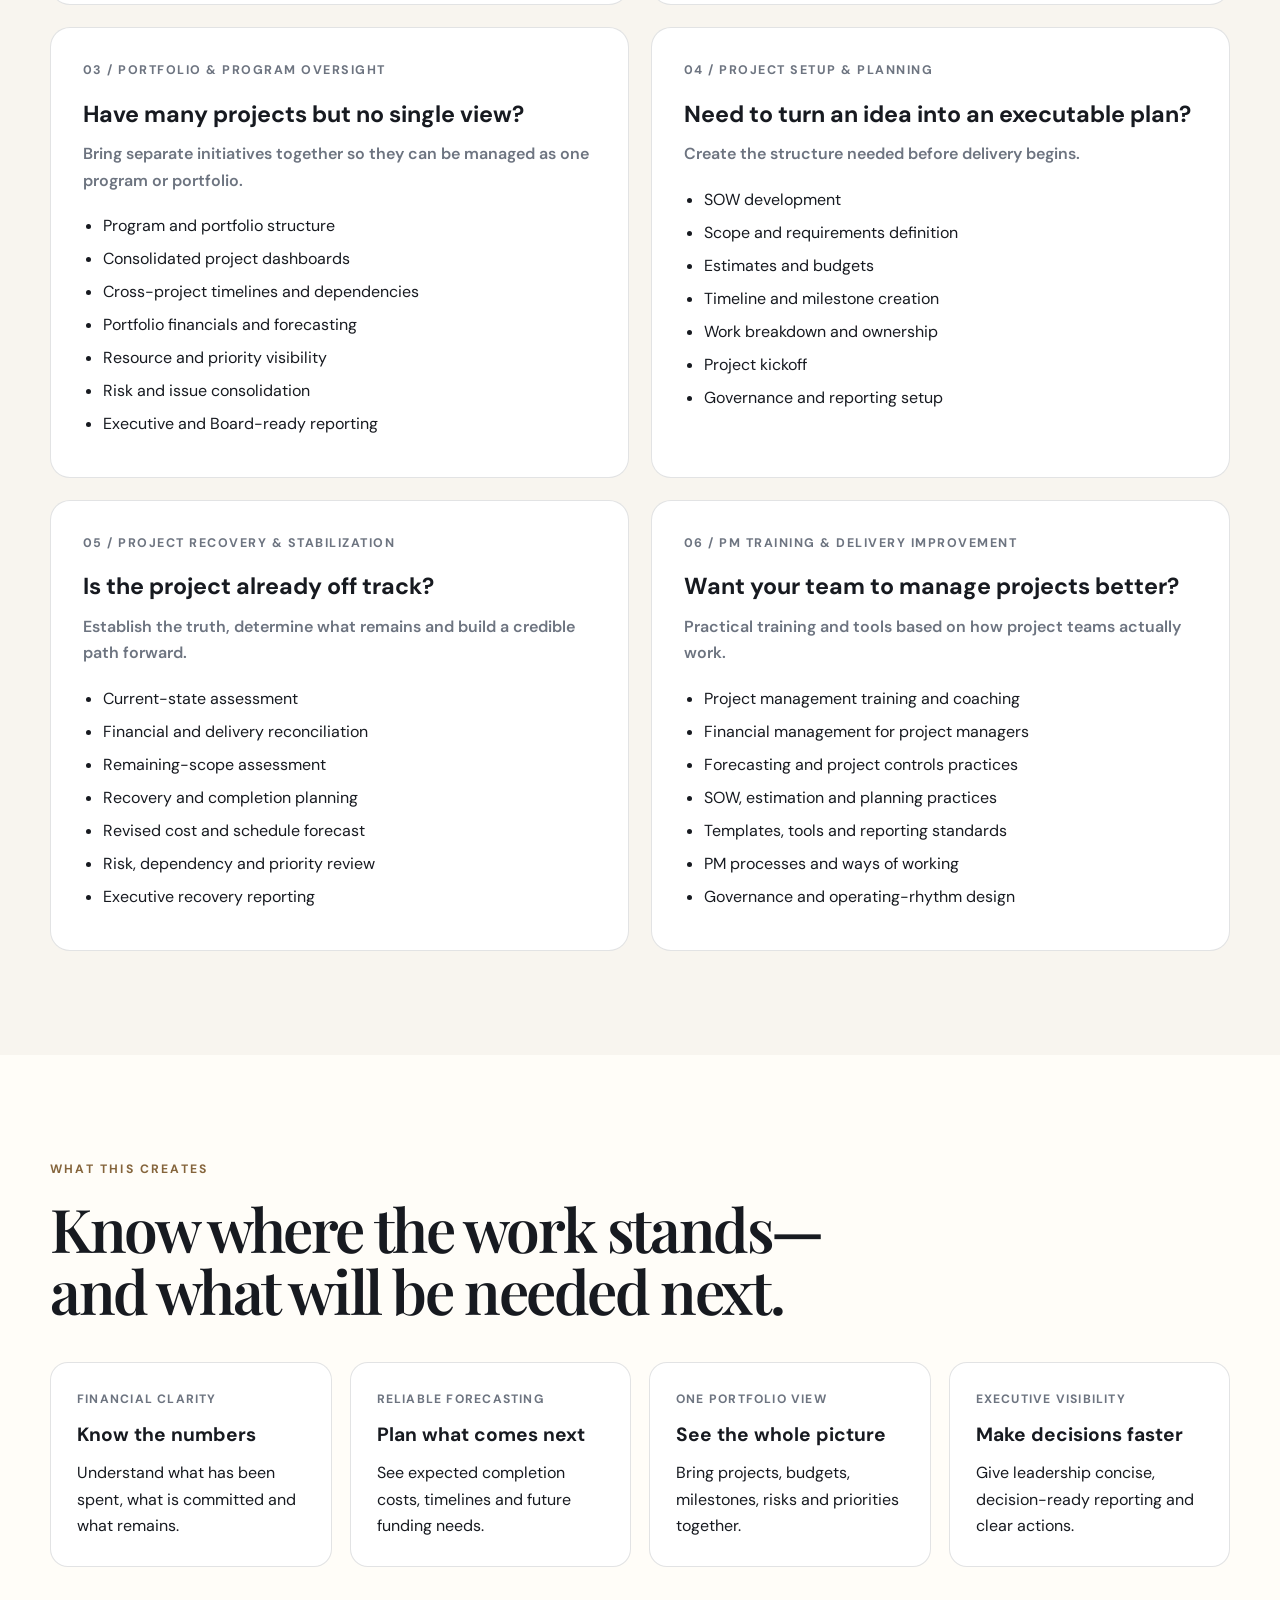
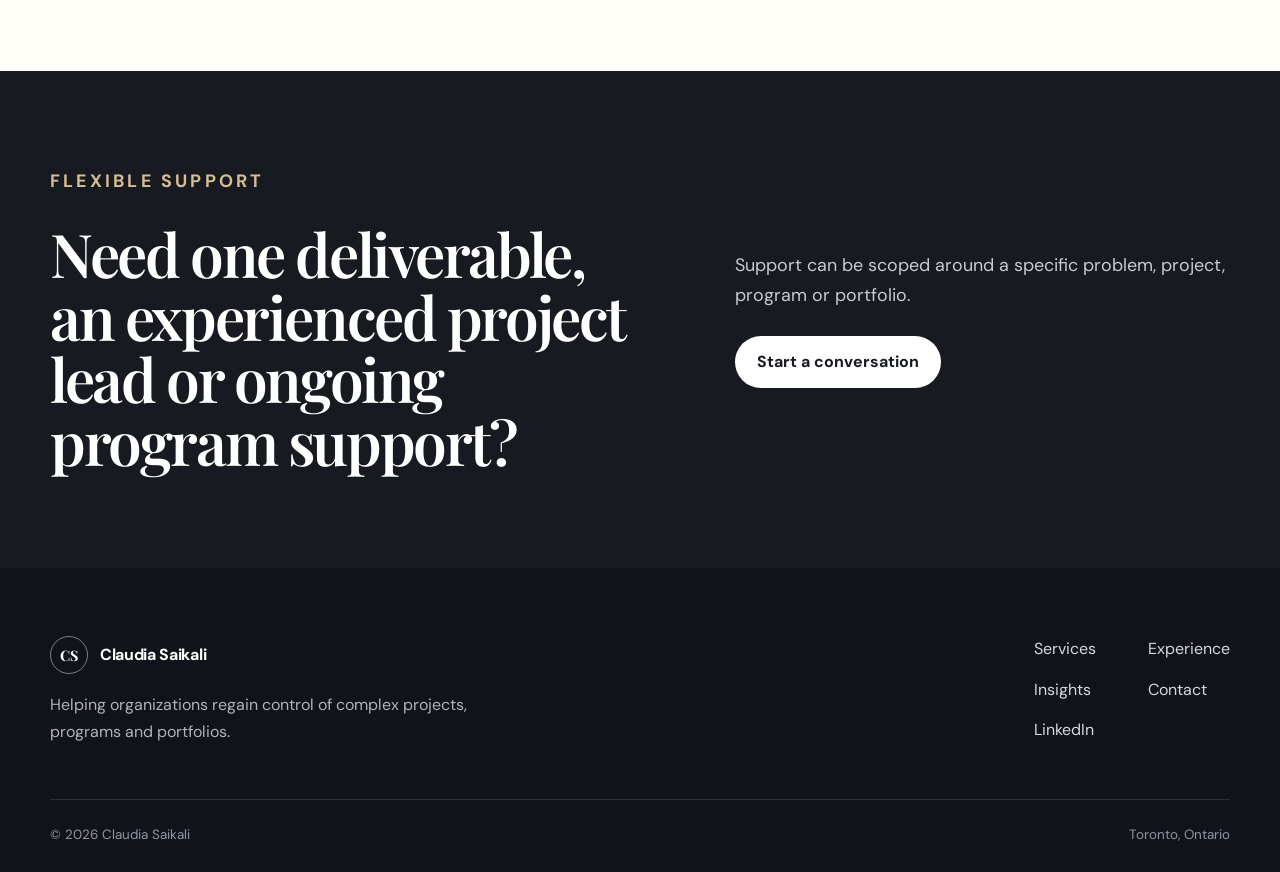
<file: services_redesigned.html>
<!doctype html>
<html lang="en">
<head>
<meta charset="utf-8">
<meta name="viewport" content="width=device-width,initial-scale=1">
<title>Services | Claudia Saikali</title>
<meta name="description" content="Project and program management, project financial management, portfolio oversight, project planning, recovery and PM training services from Claudia Saikali.">
<link rel="preconnect" href="https://fonts.googleapis.com">
<link rel="preconnect" href="https://fonts.gstatic.com" crossorigin>
<link href="https://fonts.googleapis.com/css2?family=DM+Sans:wght@400;500;600;700&family=Playfair+Display:wght@600;700&display=swap" rel="stylesheet">
<link rel="stylesheet" href="style.css">
<link rel="icon" type="image/png" href="favicon.png">
<style>
.service-menu{display:grid;grid-template-columns:repeat(2,minmax(0,1fr));gap:16px;margin-top:38px}
.service-menu a{display:flex;align-items:center;justify-content:space-between;gap:20px;padding:22px 24px;border:1px solid var(--line);border-radius:16px;background:#fff;text-decoration:none;color:inherit;font-weight:700;transition:.2s ease}
.service-menu a:hover{transform:translateY(-2px);border-color:var(--ink)}
.service-menu span{font-size:.82rem;letter-spacing:.08em;color:var(--muted);font-weight:600}
.service-detail-grid{display:grid;grid-template-columns:repeat(2,minmax(0,1fr));gap:22px;margin-top:42px}
.service-detail{padding:32px;border:1px solid var(--line);border-radius:20px;background:#fff}
.service-detail .service-number{display:block;font-size:.78rem;letter-spacing:.12em;text-transform:uppercase;color:var(--muted);font-weight:700;margin-bottom:14px}
.service-detail h3{font-size:1.45rem;margin:0 0 8px}
.service-detail .question{font-weight:600;margin:0 0 20px;color:var(--muted)}
.service-detail ul{margin:0;padding-left:20px}
.service-detail li{margin:9px 0;line-height:1.5}
.deliverables-grid{display:grid;grid-template-columns:repeat(4,minmax(0,1fr));gap:18px;margin-top:40px}
.deliverable{padding:26px;border-radius:18px;background:#fff;border:1px solid var(--line)}
.deliverable span{display:block;font-size:.76rem;letter-spacing:.1em;text-transform:uppercase;font-weight:700;color:var(--muted);margin-bottom:10px}
.deliverable h3{font-size:1.2rem;margin:0 0 10px}
.deliverable p{margin:0}
@media(max-width:850px){.service-menu,.service-detail-grid{grid-template-columns:1fr}.deliverables-grid{grid-template-columns:repeat(2,minmax(0,1fr))}}
@media(max-width:560px){.deliverables-grid{grid-template-columns:1fr}.service-detail{padding:24px}}
</style>
</head>
<body>
<a class="skip-link" href="#main">Skip to content</a>
<header class="site-header"><div class="shell nav-shell">
<a class="brand" href="index.html"><span class="brand-mark">CS</span><span>Claudia Saikali</span></a>
<button class="menu-toggle" type="button" aria-expanded="false" aria-controls="primary-nav">Menu</button>
<nav class="nav" id="primary-nav" aria-label="Primary navigation">
<a href="index.html">Home</a><a href="services.html">Services</a><a href="experience.html">Experience</a><a href="insights.html">Insights</a><a class="nav-cta" href="contact.html">Let’s talk</a>
</nav></div></header>
<script>document.querySelectorAll(".nav a")[1].classList.add("active")</script>

<main id="main">
<section class="page-hero"><div class="shell">
<p class="kicker">Services</p>
<h1>What do you need help with?</h1>
<p>I provide hands-on project and program leadership, financial oversight and delivery support—from setting up a project properly to bringing control back to complex programs and portfolios.</p>
<div class="actions"><a class="button button-dark" href="contact.html">Discuss what you need</a></div>

<div class="service-menu">
<a href="#project-program"><div>Project &amp; Program Management</div><span>01 →</span></a>
<a href="#financial"><div>Project Financial Management</div><span>02 →</span></a>
<a href="#portfolio"><div>Portfolio &amp; Program Oversight</div><span>03 →</span></a>
<a href="#planning"><div>Project Setup &amp; Planning</div><span>04 →</span></a>
<a href="#recovery"><div>Project Recovery &amp; Stabilization</div><span>05 →</span></a>
<a href="#training"><div>PM Training &amp; Delivery Improvement</div><span>06 →</span></a>
</div>
</div></section>

<section class="section services-section"><div class="shell">
<div class="section-heading reveal">
<p class="kicker">How I can help</p>
<h2>Choose the support that fits the work.</h2>
<p>Engagements can focus on one specific need or combine several areas of support.</p>
</div>

<div class="service-detail-grid">
<article class="service-detail reveal" id="project-program">
<span class="service-number">01 / Project &amp; Program Management</span>
<h3>Need someone to lead the work?</h3>
<p class="question">Hands-on leadership for complex projects and programs.</p>
<ul>
<li>End-to-end project or program management</li>
<li>Project kickoff and delivery leadership</li>
<li>Scope, timelines, milestones and ownership</li>
<li>Risk, issue and dependency management</li>
<li>Cross-functional team leadership</li>
<li>Vendor, contractor and stakeholder coordination</li>
<li>Governance and status reporting</li>
</ul>
</article>

<article class="service-detail reveal" id="financial">
<span class="service-number">02 / Project Financial Management</span>
<h3>Need better control of the numbers?</h3>
<p class="question">Financial visibility that connects spend to the work still required.</p>
<ul>
<li>Project and portfolio budgeting</li>
<li>Cost-to-complete forecasting</li>
<li>Actuals, commitments and variance reconciliation</li>
<li>Budget vs. forecast analysis</li>
<li>Annual and future-year budget planning</li>
<li>Funding requirements and scenario planning</li>
<li>Financial reporting for leadership</li>
</ul>
</article>

<article class="service-detail reveal" id="portfolio">
<span class="service-number">03 / Portfolio &amp; Program Oversight</span>
<h3>Have many projects but no single view?</h3>
<p class="question">Bring separate initiatives together so they can be managed as one program or portfolio.</p>
<ul>
<li>Program and portfolio structure</li>
<li>Consolidated project dashboards</li>
<li>Cross-project timelines and dependencies</li>
<li>Portfolio financials and forecasting</li>
<li>Resource and priority visibility</li>
<li>Risk and issue consolidation</li>
<li>Executive and Board-ready reporting</li>
</ul>
</article>

<article class="service-detail reveal" id="planning">
<span class="service-number">04 / Project Setup &amp; Planning</span>
<h3>Need to turn an idea into an executable plan?</h3>
<p class="question">Create the structure needed before delivery begins.</p>
<ul>
<li>SOW development</li>
<li>Scope and requirements definition</li>
<li>Estimates and budgets</li>
<li>Timeline and milestone creation</li>
<li>Work breakdown and ownership</li>
<li>Project kickoff</li>
<li>Governance and reporting setup</li>
</ul>
</article>

<article class="service-detail reveal" id="recovery">
<span class="service-number">05 / Project Recovery &amp; Stabilization</span>
<h3>Is the project already off track?</h3>
<p class="question">Establish the truth, determine what remains and build a credible path forward.</p>
<ul>
<li>Current-state assessment</li>
<li>Financial and delivery reconciliation</li>
<li>Remaining-scope assessment</li>
<li>Recovery and completion planning</li>
<li>Revised cost and schedule forecast</li>
<li>Risk, dependency and priority review</li>
<li>Executive recovery reporting</li>
</ul>
</article>

<article class="service-detail reveal" id="training">
<span class="service-number">06 / PM Training &amp; Delivery Improvement</span>
<h3>Want your team to manage projects better?</h3>
<p class="question">Practical training and tools based on how project teams actually work.</p>
<ul>
<li>Project management training and coaching</li>
<li>Financial management for project managers</li>
<li>Forecasting and project controls practices</li>
<li>SOW, estimation and planning practices</li>
<li>Templates, tools and reporting standards</li>
<li>PM processes and ways of working</li>
<li>Governance and operating-rhythm design</li>
</ul>
</article>
</div>
</div></section>

<section class="section outcomes-section"><div class="shell">
<div class="section-heading reveal">
<p class="kicker">What this creates</p>
<h2>Know where the work stands—and what will be needed next.</h2>
</div>
<div class="deliverables-grid">
<article class="deliverable reveal"><span>Financial clarity</span><h3>Know the numbers</h3><p>Understand what has been spent, what is committed and what remains.</p></article>
<article class="deliverable reveal"><span>Reliable forecasting</span><h3>Plan what comes next</h3><p>See expected completion costs, timelines and future funding needs.</p></article>
<article class="deliverable reveal"><span>One portfolio view</span><h3>See the whole picture</h3><p>Bring projects, budgets, milestones, risks and priorities together.</p></article>
<article class="deliverable reveal"><span>Executive visibility</span><h3>Make decisions faster</h3><p>Give leadership concise, decision-ready reporting and clear actions.</p></article>
</div>
</div></section>

<section class="cta-section"><div class="shell cta-grid reveal">
<div><p class="kicker light">Flexible support</p><h2>Need one deliverable, an experienced project lead or ongoing program support?</h2></div>
<div><p>Support can be scoped around a specific problem, project, program or portfolio.</p><a class="button button-light" href="contact.html">Start a conversation</a></div>
</div></section>
</main>

<footer class="site-footer"><div class="shell footer-grid"><div>
<a class="brand footer-brand" href="index.html"><span class="brand-mark">CS</span><span>Claudia Saikali</span></a>
<p>Helping organizations regain control of complex projects, programs and portfolios.</p></div>
<div class="footer-links"><a href="services.html">Services</a><a href="experience.html">Experience</a><a href="insights.html">Insights</a><a href="contact.html">Contact</a><a href="https://linkedin.com/in/claudia-saikali-pmp/" target="_blank" rel="noreferrer">LinkedIn</a></div>
</div><div class="shell footer-bottom"><span>© <span id="year"></span> Claudia Saikali</span><span>Toronto, Ontario</span></div></footer>

<script>
document.getElementById("year").textContent=new Date().getFullYear();
const btn=document.querySelector(".menu-toggle"),nav=document.querySelector(".nav");
if(btn){btn.addEventListener("click",()=>{const open=btn.getAttribute("aria-expanded")==="true";btn.setAttribute("aria-expanded",String(!open));nav.classList.toggle("open")})}
const observer=new IntersectionObserver(entries=>entries.forEach(e=>{if(e.isIntersecting)e.target.classList.add("visible")}),{threshold:.12});
document.querySelectorAll(".reveal").forEach(el=>observer.observe(el));
</script>
</body>
</html>
</file>
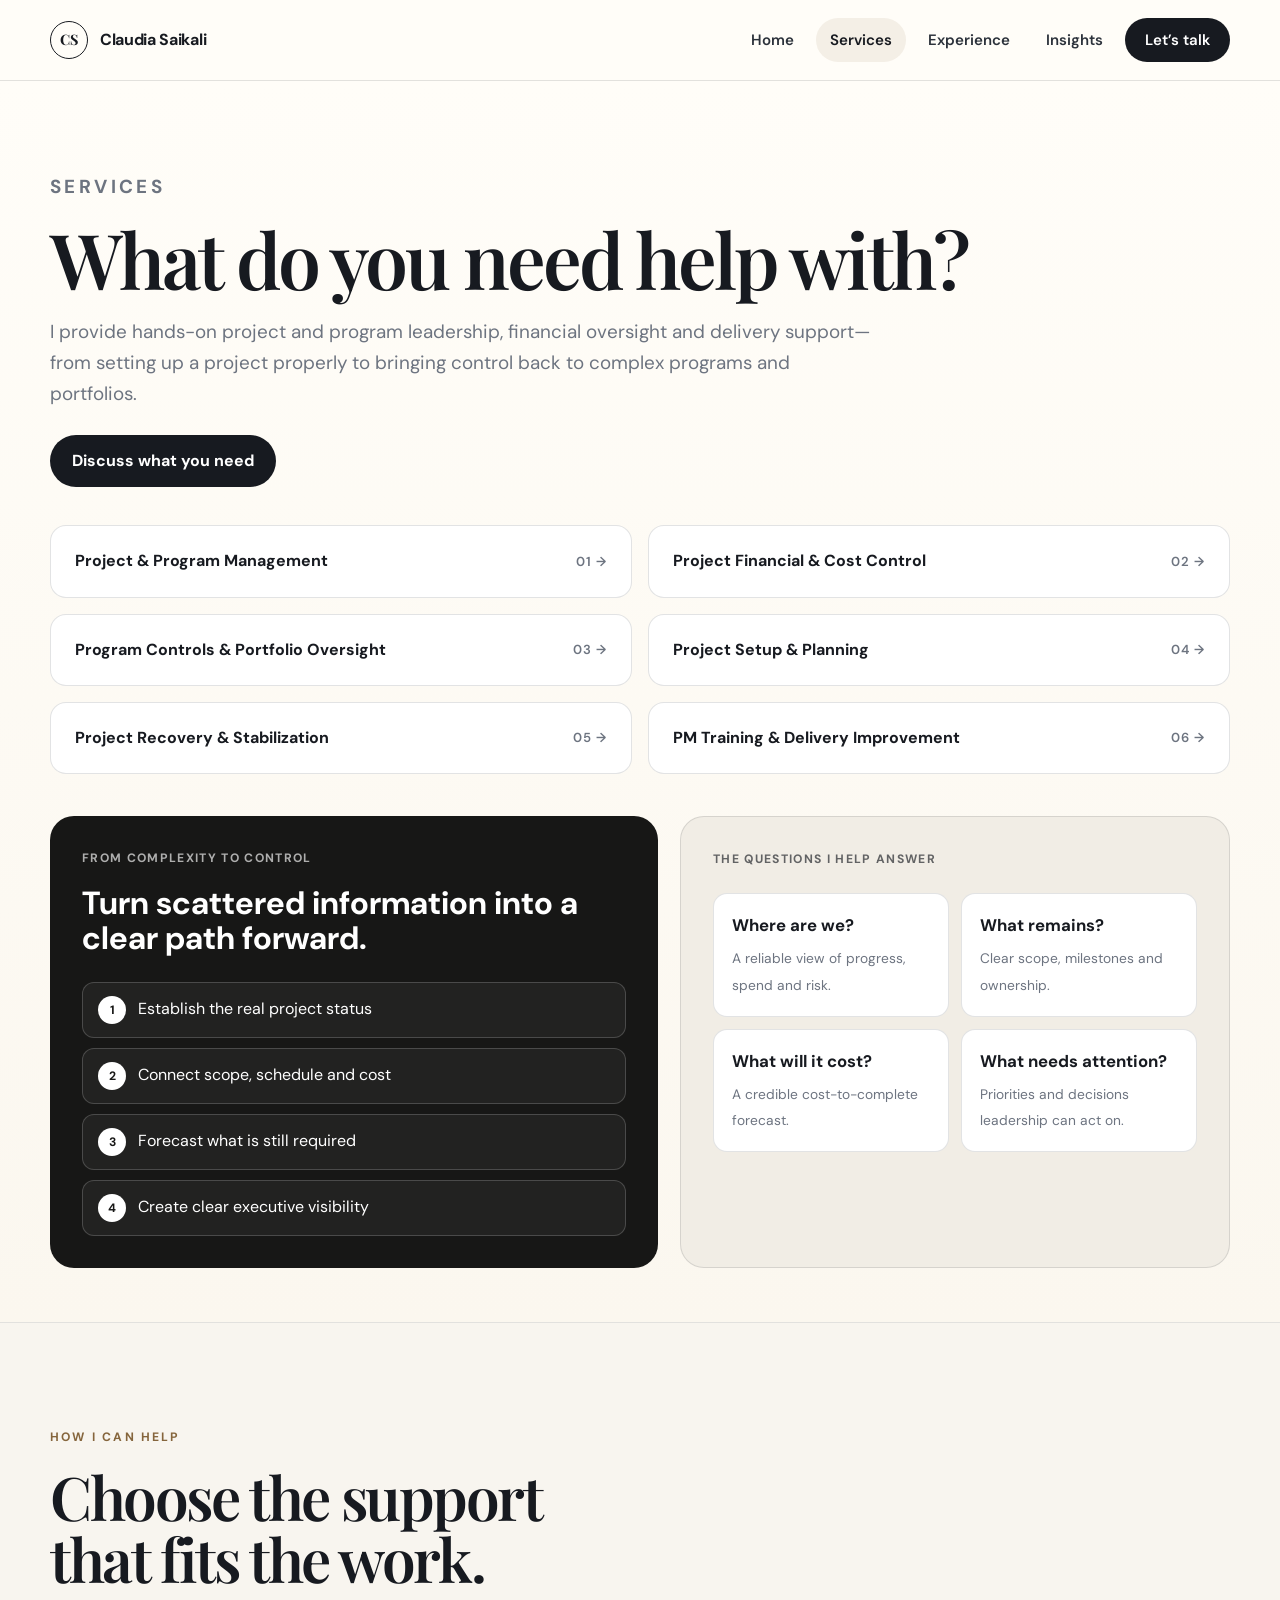
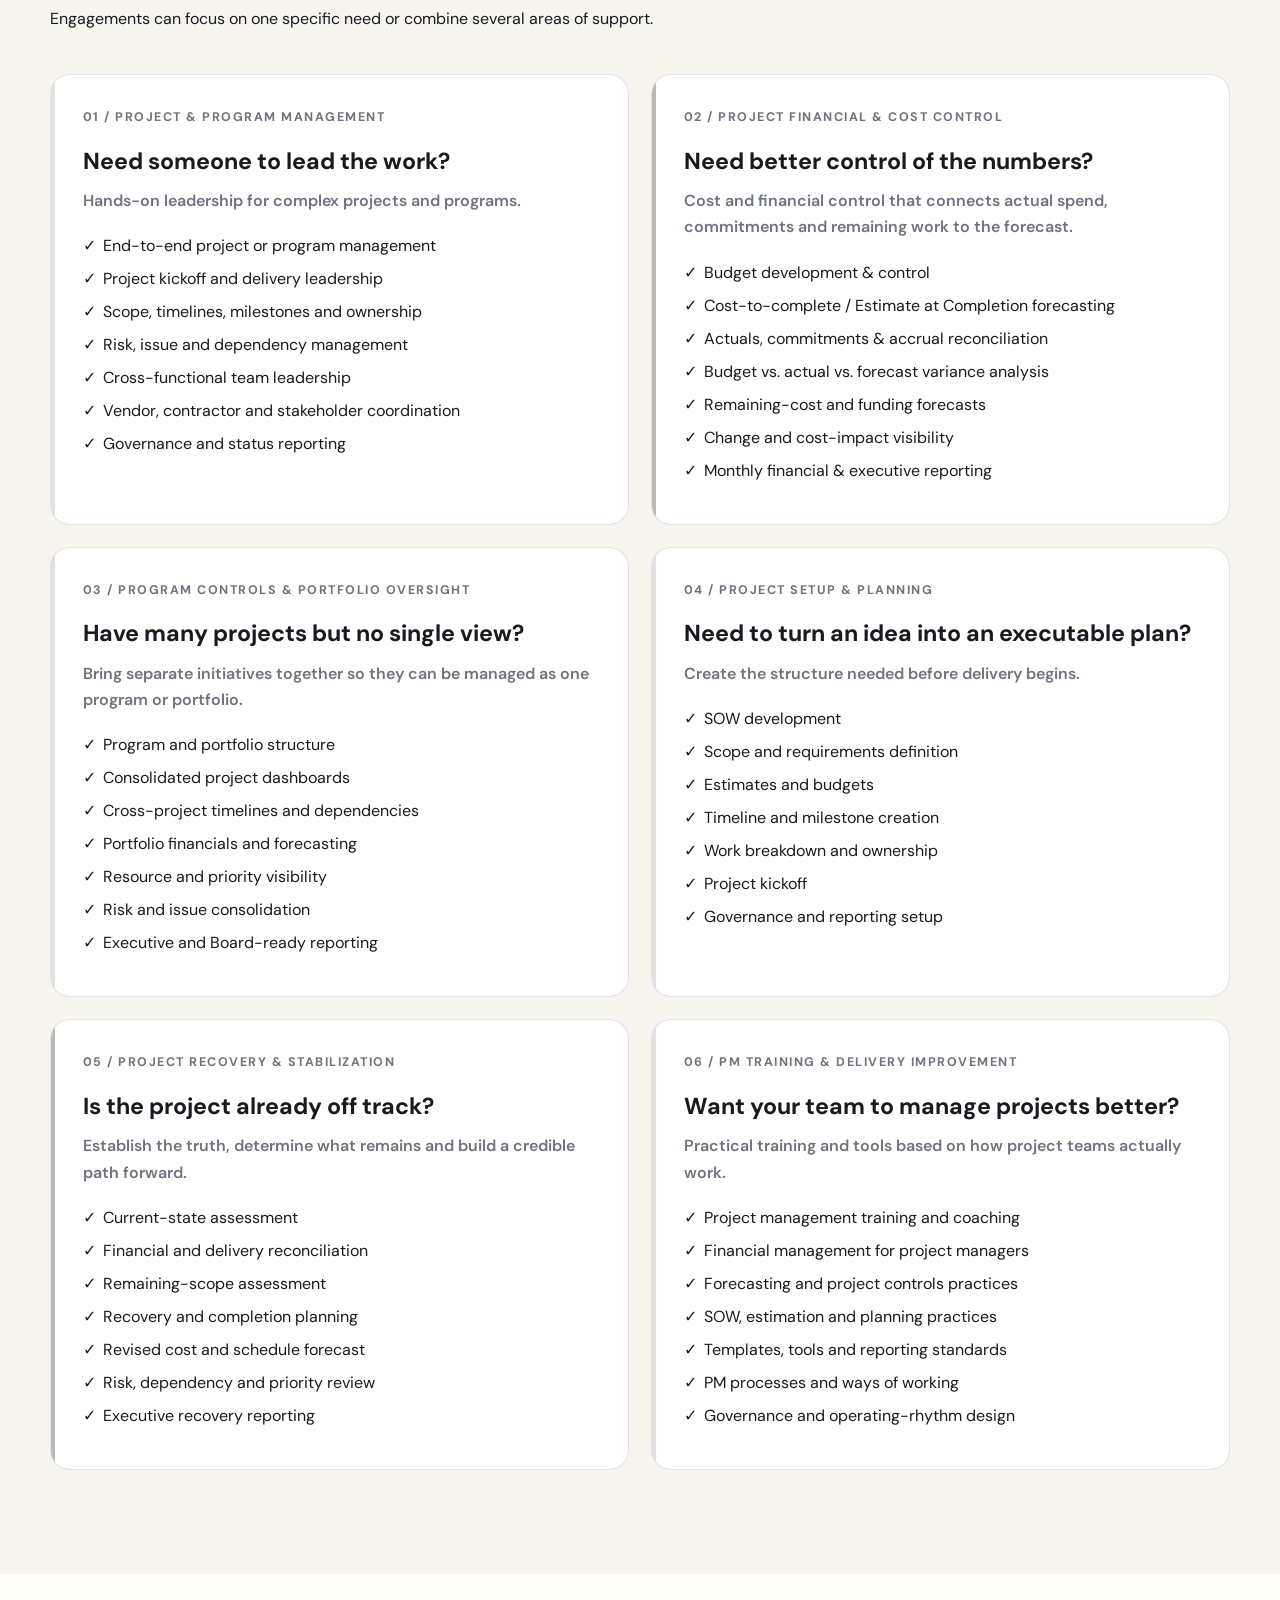
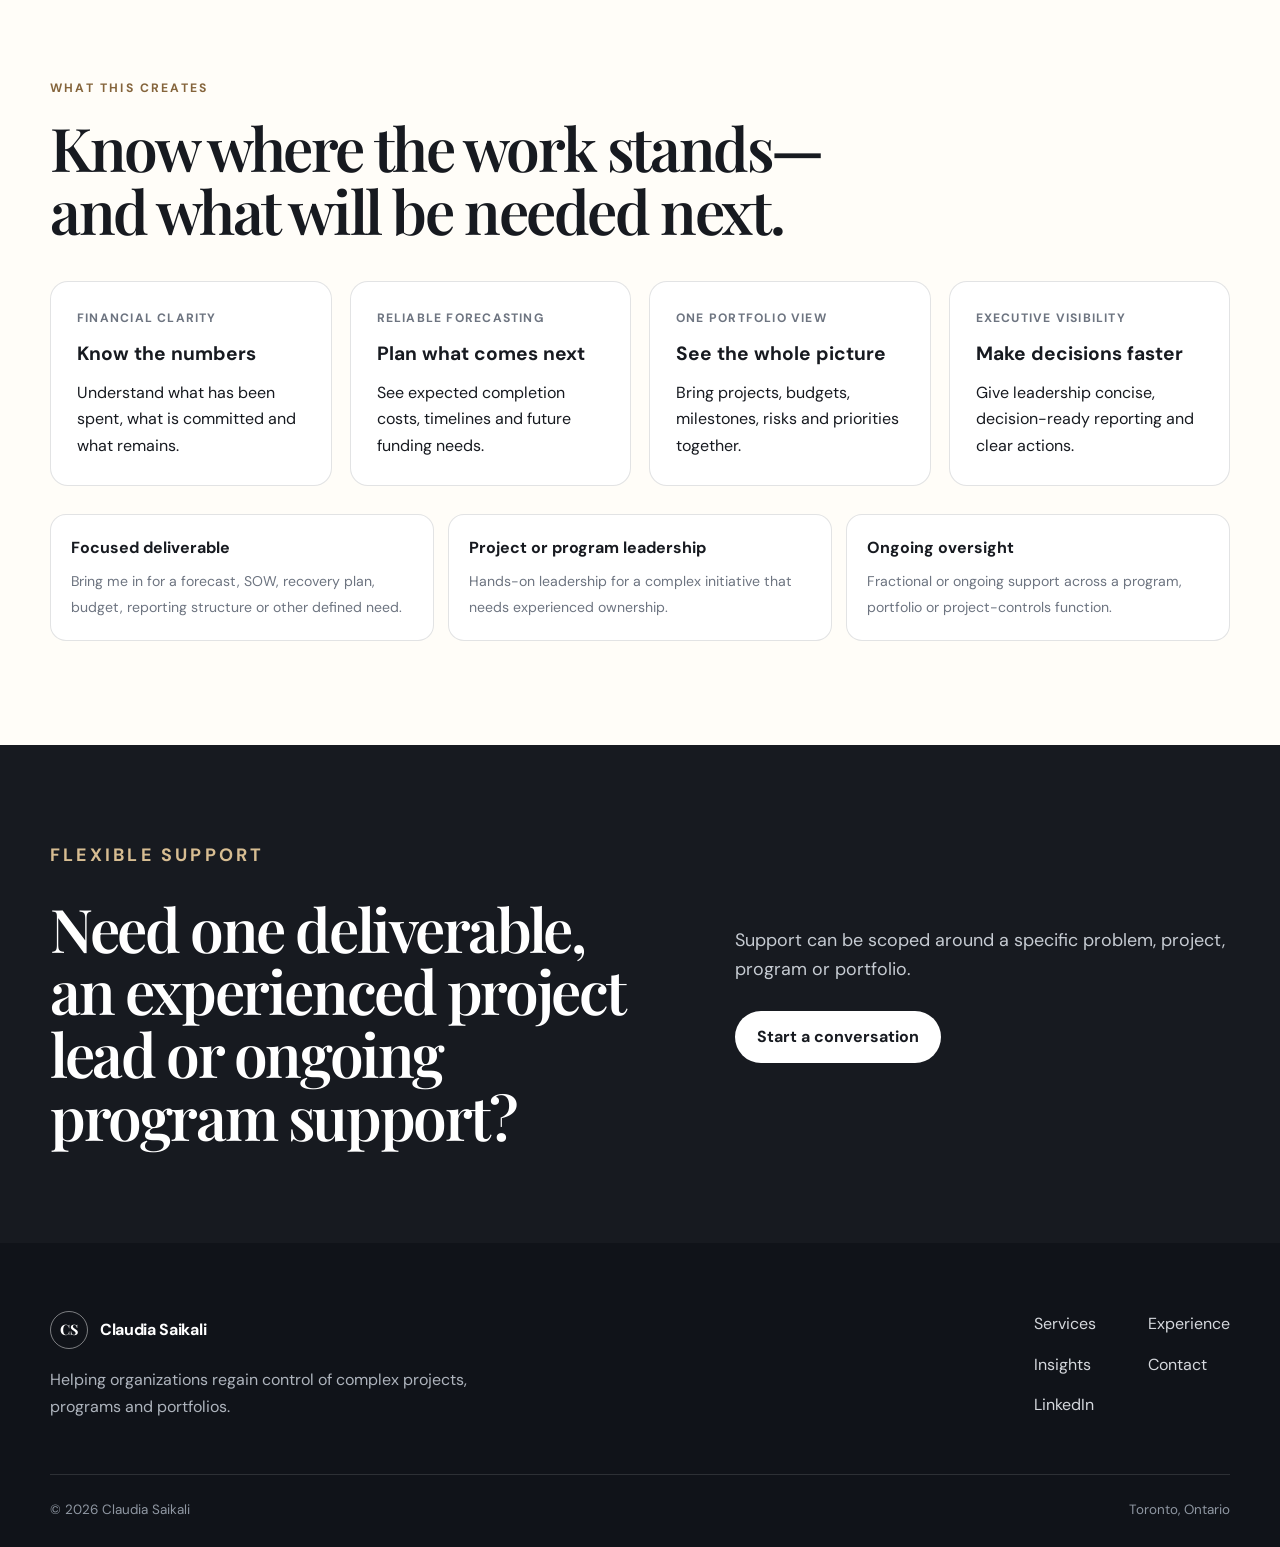
<file: services_updated.html>
<!doctype html>
<html lang="en">
<head>
<meta charset="utf-8">
<meta name="viewport" content="width=device-width,initial-scale=1">
<title>Services | Claudia Saikali</title>
<meta name="description" content="Project and program management, project financial management, portfolio oversight, project planning, recovery and PM training services from Claudia Saikali.">
<link rel="preconnect" href="https://fonts.googleapis.com">
<link rel="preconnect" href="https://fonts.gstatic.com" crossorigin>
<link href="https://fonts.googleapis.com/css2?family=DM+Sans:wght@400;500;600;700&family=Playfair+Display:wght@600;700&display=swap" rel="stylesheet">
<link rel="stylesheet" href="style.css">
<link rel="icon" type="image/png" href="favicon.png">
<style>
.service-menu{display:grid;grid-template-columns:repeat(2,minmax(0,1fr));gap:16px;margin-top:38px}
.service-menu a{display:flex;align-items:center;justify-content:space-between;gap:20px;padding:22px 24px;border:1px solid var(--line);border-radius:16px;background:#fff;text-decoration:none;color:inherit;font-weight:700;transition:.2s ease}
.service-menu a:hover{transform:translateY(-2px);border-color:var(--ink)}
.service-menu span{font-size:.82rem;letter-spacing:.08em;color:var(--muted);font-weight:600}
.service-detail-grid{display:grid;grid-template-columns:repeat(2,minmax(0,1fr));gap:22px;margin-top:42px}
.service-detail{padding:32px;border:1px solid var(--line);border-radius:20px;background:#fff}
.service-detail .service-number{display:block;font-size:.78rem;letter-spacing:.12em;text-transform:uppercase;color:var(--muted);font-weight:700;margin-bottom:14px}
.service-detail h3{font-size:1.45rem;margin:0 0 8px}
.service-detail .question{font-weight:600;margin:0 0 20px;color:var(--muted)}
.service-detail ul{margin:0;padding-left:20px}
.service-detail li{margin:9px 0;line-height:1.5}
.deliverables-grid{display:grid;grid-template-columns:repeat(4,minmax(0,1fr));gap:18px;margin-top:40px}
.deliverable{padding:26px;border-radius:18px;background:#fff;border:1px solid var(--line)}
.deliverable span{display:block;font-size:.76rem;letter-spacing:.1em;text-transform:uppercase;font-weight:700;color:var(--muted);margin-bottom:10px}
.deliverable h3{font-size:1.2rem;margin:0 0 10px}
.deliverable p{margin:0}
@media(max-width:850px){.service-menu,.service-detail-grid{grid-template-columns:1fr}.deliverables-grid{grid-template-columns:repeat(2,minmax(0,1fr))}}
@media(max-width:560px){.deliverables-grid{grid-template-columns:1fr}.service-detail{padding:24px}}

.services-visual{margin-top:42px;display:grid;grid-template-columns:1.05fr .95fr;gap:22px;align-items:stretch}
.visual-panel{border-radius:24px;padding:32px;overflow:hidden;position:relative}
.visual-panel.dark{background:#171716;color:#fff}
.visual-panel.soft{background:#f1ede5;border:1px solid var(--line)}
.visual-panel .eyebrow{font-size:.76rem;letter-spacing:.11em;text-transform:uppercase;font-weight:700;opacity:.65;margin-bottom:18px}
.visual-panel h2{font-size:2rem;line-height:1.08;margin:0 0 18px}
.control-flow{display:grid;gap:10px;margin-top:26px}
.control-flow div{display:flex;align-items:center;gap:12px;padding:13px 15px;border:1px solid rgba(255,255,255,.18);border-radius:12px;background:rgba(255,255,255,.05)}
.control-flow b{display:grid;place-items:center;width:28px;height:28px;border-radius:50%;background:#fff;color:#171716;font-size:.76rem;flex:0 0 auto}
.signal-grid{display:grid;grid-template-columns:1fr 1fr;gap:12px;margin-top:24px}
.signal{background:#fff;border:1px solid var(--line);border-radius:14px;padding:18px}
.signal strong{display:block;font-size:1.05rem;margin-bottom:5px}
.signal span{font-size:.86rem;line-height:1.4;color:var(--muted)}
.service-detail{position:relative;overflow:hidden}
.service-detail:before{content:"";position:absolute;left:0;top:0;bottom:0;width:4px;background:#171716;opacity:.12}
.service-detail:nth-child(2):before,.service-detail:nth-child(5):before{opacity:.3}
.service-detail ul{list-style:none;padding-left:0}
.service-detail li{position:relative;padding-left:20px}
.service-detail li:before{content:"✓";position:absolute;left:0;font-weight:700}
.engagement-strip{display:grid;grid-template-columns:repeat(3,1fr);gap:14px;margin-top:28px}
.engagement-option{padding:20px;border:1px solid var(--line);border-radius:16px;background:#fff}
.engagement-option strong{display:block;margin-bottom:6px}
.engagement-option span{font-size:.88rem;line-height:1.45;color:var(--muted)}
@media(max-width:850px){.services-visual{grid-template-columns:1fr}.engagement-strip{grid-template-columns:1fr}}
</style>
</head>
<body>
<a class="skip-link" href="#main">Skip to content</a>
<header class="site-header"><div class="shell nav-shell">
<a class="brand" href="index.html"><span class="brand-mark">CS</span><span>Claudia Saikali</span></a>
<button class="menu-toggle" type="button" aria-expanded="false" aria-controls="primary-nav">Menu</button>
<nav class="nav" id="primary-nav" aria-label="Primary navigation">
<a href="index.html">Home</a><a href="services.html">Services</a><a href="experience.html">Experience</a><a href="insights.html">Insights</a><a class="nav-cta" href="contact.html">Let’s talk</a>
</nav></div></header>
<script>document.querySelectorAll(".nav a")[1].classList.add("active")</script>

<main id="main">
<section class="page-hero"><div class="shell">
<p class="kicker">Services</p>
<h1>What do you need help with?</h1>
<p>I provide hands-on project and program leadership, financial oversight and delivery support—from setting up a project properly to bringing control back to complex programs and portfolios.</p>
<div class="actions"><a class="button button-dark" href="contact.html">Discuss what you need</a></div>

<div class="service-menu">
<a href="#project-program"><div>Project &amp; Program Management</div><span>01 →</span></a>
<a href="#financial"><div>Project Financial &amp; Cost Control</div><span>02 →</span></a>
<a href="#portfolio"><div>Program Controls &amp; Portfolio Oversight</div><span>03 →</span></a>
<a href="#planning"><div>Project Setup &amp; Planning</div><span>04 →</span></a>
<a href="#recovery"><div>Project Recovery &amp; Stabilization</div><span>05 →</span></a>
<a href="#training"><div>PM Training &amp; Delivery Improvement</div><span>06 →</span></a>
</div>

<div class="services-visual reveal">
  <div class="visual-panel dark">
    <div class="eyebrow">From complexity to control</div>
    <h2>Turn scattered information into a clear path forward.</h2>
    <div class="control-flow">
      <div><b>1</b><span>Establish the real project status</span></div>
      <div><b>2</b><span>Connect scope, schedule and cost</span></div>
      <div><b>3</b><span>Forecast what is still required</span></div>
      <div><b>4</b><span>Create clear executive visibility</span></div>
    </div>
  </div>
  <div class="visual-panel soft">
    <div class="eyebrow">The questions I help answer</div>
    <div class="signal-grid">
      <div class="signal"><strong>Where are we?</strong><span>A reliable view of progress, spend and risk.</span></div>
      <div class="signal"><strong>What remains?</strong><span>Clear scope, milestones and ownership.</span></div>
      <div class="signal"><strong>What will it cost?</strong><span>A credible cost-to-complete forecast.</span></div>
      <div class="signal"><strong>What needs attention?</strong><span>Priorities and decisions leadership can act on.</span></div>
    </div>
  </div>
</div>
</div></section>

<section class="section services-section"><div class="shell">
<div class="section-heading reveal">
<p class="kicker">How I can help</p>
<h2>Choose the support that fits the work.</h2>
<p>Engagements can focus on one specific need or combine several areas of support.</p>
</div>

<div class="service-detail-grid">
<article class="service-detail reveal" id="project-program">
<span class="service-number">01 / Project &amp; Program Management</span>
<h3>Need someone to lead the work?</h3>
<p class="question">Hands-on leadership for complex projects and programs.</p>
<ul>
<li>End-to-end project or program management</li>
<li>Project kickoff and delivery leadership</li>
<li>Scope, timelines, milestones and ownership</li>
<li>Risk, issue and dependency management</li>
<li>Cross-functional team leadership</li>
<li>Vendor, contractor and stakeholder coordination</li>
<li>Governance and status reporting</li>
</ul>
</article>

<article class="service-detail reveal" id="financial">
<span class="service-number">02 / Project Financial &amp; Cost Control</span>
<h3>Need better control of the numbers?</h3>
<p class="question">Cost and financial control that connects actual spend, commitments and remaining work to the forecast.</p>
<ul>
<li>Budget development &amp; control</li>
<li>Cost-to-complete / Estimate at Completion forecasting</li>
<li>Actuals, commitments &amp; accrual reconciliation</li>
<li>Budget vs. actual vs. forecast variance analysis</li>
<li>Remaining-cost and funding forecasts</li>
<li>Change and cost-impact visibility</li>
<li>Monthly financial &amp; executive reporting</li>
</ul>
</article>

<article class="service-detail reveal" id="portfolio">
<span class="service-number">03 / Program Controls &amp; Portfolio Oversight</span>
<h3>Have many projects but no single view?</h3>
<p class="question">Bring separate initiatives together so they can be managed as one program or portfolio.</p>
<ul>
<li>Program and portfolio structure</li>
<li>Consolidated project dashboards</li>
<li>Cross-project timelines and dependencies</li>
<li>Portfolio financials and forecasting</li>
<li>Resource and priority visibility</li>
<li>Risk and issue consolidation</li>
<li>Executive and Board-ready reporting</li>
</ul>
</article>

<article class="service-detail reveal" id="planning">
<span class="service-number">04 / Project Setup &amp; Planning</span>
<h3>Need to turn an idea into an executable plan?</h3>
<p class="question">Create the structure needed before delivery begins.</p>
<ul>
<li>SOW development</li>
<li>Scope and requirements definition</li>
<li>Estimates and budgets</li>
<li>Timeline and milestone creation</li>
<li>Work breakdown and ownership</li>
<li>Project kickoff</li>
<li>Governance and reporting setup</li>
</ul>
</article>

<article class="service-detail reveal" id="recovery">
<span class="service-number">05 / Project Recovery &amp; Stabilization</span>
<h3>Is the project already off track?</h3>
<p class="question">Establish the truth, determine what remains and build a credible path forward.</p>
<ul>
<li>Current-state assessment</li>
<li>Financial and delivery reconciliation</li>
<li>Remaining-scope assessment</li>
<li>Recovery and completion planning</li>
<li>Revised cost and schedule forecast</li>
<li>Risk, dependency and priority review</li>
<li>Executive recovery reporting</li>
</ul>
</article>

<article class="service-detail reveal" id="training">
<span class="service-number">06 / PM Training &amp; Delivery Improvement</span>
<h3>Want your team to manage projects better?</h3>
<p class="question">Practical training and tools based on how project teams actually work.</p>
<ul>
<li>Project management training and coaching</li>
<li>Financial management for project managers</li>
<li>Forecasting and project controls practices</li>
<li>SOW, estimation and planning practices</li>
<li>Templates, tools and reporting standards</li>
<li>PM processes and ways of working</li>
<li>Governance and operating-rhythm design</li>
</ul>
</article>
</div>
</div></section>

<section class="section outcomes-section"><div class="shell">
<div class="section-heading reveal">
<p class="kicker">What this creates</p>
<h2>Know where the work stands—and what will be needed next.</h2>
</div>
<div class="deliverables-grid">
<article class="deliverable reveal"><span>Financial clarity</span><h3>Know the numbers</h3><p>Understand what has been spent, what is committed and what remains.</p></article>
<article class="deliverable reveal"><span>Reliable forecasting</span><h3>Plan what comes next</h3><p>See expected completion costs, timelines and future funding needs.</p></article>
<article class="deliverable reveal"><span>One portfolio view</span><h3>See the whole picture</h3><p>Bring projects, budgets, milestones, risks and priorities together.</p></article>
<article class="deliverable reveal"><span>Executive visibility</span><h3>Make decisions faster</h3><p>Give leadership concise, decision-ready reporting and clear actions.</p></article>
</div>

<div class="engagement-strip reveal">
  <div class="engagement-option"><strong>Focused deliverable</strong><span>Bring me in for a forecast, SOW, recovery plan, budget, reporting structure or other defined need.</span></div>
  <div class="engagement-option"><strong>Project or program leadership</strong><span>Hands-on leadership for a complex initiative that needs experienced ownership.</span></div>
  <div class="engagement-option"><strong>Ongoing oversight</strong><span>Fractional or ongoing support across a program, portfolio or project-controls function.</span></div>
</div>
</div></section>

<section class="cta-section"><div class="shell cta-grid reveal">
<div><p class="kicker light">Flexible support</p><h2>Need one deliverable, an experienced project lead or ongoing program support?</h2></div>
<div><p>Support can be scoped around a specific problem, project, program or portfolio.</p><a class="button button-light" href="contact.html">Start a conversation</a></div>
</div></section>
</main>

<footer class="site-footer"><div class="shell footer-grid"><div>
<a class="brand footer-brand" href="index.html"><span class="brand-mark">CS</span><span>Claudia Saikali</span></a>
<p>Helping organizations regain control of complex projects, programs and portfolios.</p></div>
<div class="footer-links"><a href="services.html">Services</a><a href="experience.html">Experience</a><a href="insights.html">Insights</a><a href="contact.html">Contact</a><a href="https://linkedin.com/in/claudia-saikali-pmp/" target="_blank" rel="noreferrer">LinkedIn</a></div>
</div><div class="shell footer-bottom"><span>© <span id="year"></span> Claudia Saikali</span><span>Toronto, Ontario</span></div></footer>

<script>
document.getElementById("year").textContent=new Date().getFullYear();
const btn=document.querySelector(".menu-toggle"),nav=document.querySelector(".nav");
if(btn){btn.addEventListener("click",()=>{const open=btn.getAttribute("aria-expanded")==="true";btn.setAttribute("aria-expanded",String(!open));nav.classList.toggle("open")})}
const observer=new IntersectionObserver(entries=>entries.forEach(e=>{if(e.isIntersecting)e.target.classList.add("visible")}),{threshold:.12});
document.querySelectorAll(".reveal").forEach(el=>observer.observe(el));
</script>
</body>
</html>
</file>
<file: style.css>
:root{
  --ink:#171a20;
  --ink-2:#2c323b;
  --muted:#6d7480;
  --paper:#fffdf8;
  --cream:#f4efe6;
  --cream-2:#e9dfcf;
  --gold:#b58b52;
  --gold-soft:#d7bd92;
  --line:rgba(23,26,32,.12);
  --dark-line:rgba(255,255,255,.15);
  --shadow:0 26px 70px rgba(23,26,32,.12);
  --radius:28px;
  --shell:1180px;
}
*{box-sizing:border-box}
html{scroll-behavior:smooth}
body{
  margin:0;
  color:var(--ink);
  background:var(--paper);
  font-family:"DM Sans",system-ui,-apple-system,BlinkMacSystemFont,"Segoe UI",sans-serif;
  line-height:1.65;
  -webkit-font-smoothing:antialiased
}
img{display:block;max-width:100%}
a{color:inherit;text-decoration:none}
button{font:inherit}
.shell{width:min(var(--shell),calc(100% - 44px));margin-inline:auto}
.skip-link{position:fixed;left:16px;top:-100px;z-index:100;background:var(--ink);color:#fff;padding:10px 14px;border-radius:8px}
.skip-link:focus{top:16px}

.site-header{
  position:sticky;top:0;z-index:50;
  background:rgba(255,253,248,.92);
  backdrop-filter:blur(18px);
  border-bottom:1px solid var(--line)
}
.nav-shell{min-height:80px;display:flex;align-items:center;justify-content:space-between;gap:28px}
.brand{display:inline-flex;align-items:center;gap:12px;font-weight:700;letter-spacing:-.02em}
.brand-mark{
  width:38px;height:38px;border:1px solid var(--ink);border-radius:50%;
  display:grid;place-items:center;font-family:"Playfair Display",Georgia,serif;font-size:.9rem
}
.nav{display:flex;align-items:center;gap:8px}
.nav a{padding:10px 14px;border-radius:999px;color:var(--ink-2);font-weight:600;font-size:.94rem}
.nav a:hover,.nav a.active{background:var(--cream);color:var(--ink)}
.nav .nav-cta{background:var(--ink);color:#fff;padding-inline:20px}
.nav .nav-cta:hover{background:#2a3038;color:#fff}
.menu-toggle{display:none}

.hero{
  position:relative;overflow:hidden;
  padding:96px 0 48px;
  background:
    radial-gradient(circle at 80% 18%,rgba(215,189,146,.28),transparent 27%),
    linear-gradient(180deg,var(--paper) 0%,#fbf7ef 100%)
}
.hero::after{
  content:"";position:absolute;right:-140px;top:150px;width:330px;height:330px;border-radius:50%;
  border:1px solid rgba(181,139,82,.24)
}
.hero-grid{display:grid;grid-template-columns:1.2fr .8fr;gap:72px;align-items:center}
.kicker{margin:0 0 18px;color:#85653c;text-transform:uppercase;letter-spacing:.18em;font-size:.76rem;font-weight:700}
.kicker.light{color:var(--gold-soft)}
.hero h1,.page-hero h1,.section-heading h2,.method-header h2,.profile-copy h2,.cta-grid h2{
  margin:0;font-family:"Playfair Display",Georgia,serif;font-weight:600;letter-spacing:-.04em;text-wrap:balance
}
.hero h1{font-size:clamp(3.5rem,6.3vw,6.2rem);line-height:.98;max-width:860px}
.hero-lead{margin:30px 0 0;max-width:760px;color:var(--muted);font-size:clamp(1.08rem,1.8vw,1.32rem);line-height:1.75}
.hero-lead strong{color:var(--ink)}
.hero-actions{display:flex;align-items:center;gap:22px;flex-wrap:wrap;margin-top:34px}
.button{
  display:inline-flex;align-items:center;justify-content:center;min-height:52px;padding:0 22px;border-radius:999px;
  font-weight:700;transition:.2s ease
}
.button:hover{transform:translateY(-2px)}
.button-dark{background:var(--ink);color:#fff}
.button-dark:hover{background:#2b3139}
.button-light{background:#fff;color:var(--ink)}
.text-link{display:inline-flex;align-items:center;gap:8px;font-weight:700;border-bottom:1px solid rgba(23,26,32,.25);padding-bottom:3px}
.text-link span{transition:transform .2s ease}
.text-link:hover span{transform:translateX(3px)}
.trust-row{display:flex;gap:18px;flex-wrap:wrap;margin-top:42px;color:var(--muted);font-size:.87rem}
.trust-row span:not(:last-child)::after{content:"•";margin-left:18px;color:var(--gold)}

.portrait-wrap{position:relative;max-width:440px;margin-left:auto}
.portrait-wrap img{
  width:100%;aspect-ratio:4/5;object-fit:cover;border-radius:48% 48% 30px 30px;box-shadow:var(--shadow);position:relative;z-index:2
}
.portrait-accent{position:absolute;inset:26px -22px -22px 26px;border:1px solid rgba(181,139,82,.45);border-radius:48% 48% 30px 30px}
.portrait-caption{
  position:absolute;z-index:3;left:-34px;bottom:28px;background:rgba(255,253,248,.95);backdrop-filter:blur(12px);
  padding:18px 20px;border-radius:18px;box-shadow:0 16px 44px rgba(23,26,32,.12);width:min(280px,78%)
}
.portrait-caption strong,.portrait-caption span{display:block}
.portrait-caption span{color:var(--muted);font-size:.86rem;margin-top:3px}

.hero-stats{display:grid;grid-template-columns:repeat(3,1fr);margin-top:84px;border-top:1px solid var(--line);position:relative;z-index:3}
.hero-stats div{padding:28px 28px 0;border-right:1px solid var(--line)}
.hero-stats div:first-child{padding-left:0}.hero-stats div:last-child{border-right:0}
.hero-stats strong{display:block;font-family:"Playfair Display",Georgia,serif;font-size:clamp(1.8rem,3vw,2.6rem);line-height:1}
.hero-stats span{display:block;color:var(--muted);font-size:.9rem;margin-top:9px}

.section{padding:104px 0}
.section-heading{max-width:850px}
.section-heading h2,.method-header h2,.profile-copy h2,.cta-grid h2{font-size:clamp(2.5rem,4.7vw,4.7rem);line-height:1.04}
.section-heading.narrow{max-width:790px}

.problem-section{background:var(--cream)}
.problem-intro{display:grid;grid-template-columns:.95fr 1.05fr;gap:90px;align-items:start}
.problem-intro p{margin:0;color:var(--ink-2);font-size:1.18rem;line-height:1.8}
.problem-list{margin-top:62px;border-top:1px solid var(--line)}
.problem-item{display:grid;grid-template-columns:95px 1fr;gap:34px;padding:34px 0;border-bottom:1px solid var(--line)}
.problem-number{font-family:"Playfair Display",Georgia,serif;color:var(--gold);font-size:1.5rem}
.problem-item h3{margin:0 0 8px;font-size:clamp(1.3rem,2vw,1.8rem)}
.problem-item p{margin:0;color:var(--muted);max-width:780px}

.outcomes-section{background:var(--paper)}
.outcome-grid{display:grid;grid-template-columns:repeat(2,1fr);gap:18px;margin-top:56px}
.outcome-card{padding:28px;border:1px solid var(--line);border-radius:20px;background:#fff}
.outcome-card span{display:block;color:var(--gold);font-size:.78rem;font-weight:700;letter-spacing:.14em;text-transform:uppercase}
.outcome-card h3{margin:34px 0 10px;font-family:"Playfair Display",Georgia,serif;font-size:1.7rem;line-height:1.2}
.outcome-card p{margin:0;color:var(--muted)}

.services-section{background:#f8f5ef}
.service-layout{margin-top:58px}
.service-feature{display:grid;grid-template-columns:100px 1fr;gap:36px;padding:46px 0;border-top:1px solid var(--line)}
.service-feature:last-child{border-bottom:1px solid var(--line)}
.service-index{font-family:"Playfair Display",Georgia,serif;color:var(--gold);font-size:1.4rem}
.service-label{margin:0 0 12px;color:#85653c;text-transform:uppercase;letter-spacing:.15em;font-size:.75rem;font-weight:700}
.service-feature h3{margin:0;max-width:820px;font-family:"Playfair Display",Georgia,serif;font-size:clamp(1.9rem,3.3vw,3.1rem);line-height:1.14}
.service-feature p{color:var(--muted);max-width:830px}
.service-feature ul{display:grid;grid-template-columns:repeat(3,1fr);gap:16px;list-style:none;padding:0;margin:28px 0 0}
.service-feature li{background:var(--cream);border-radius:16px;padding:17px 17px 17px 38px;position:relative;color:var(--ink-2);font-size:.94rem}
.service-feature li::before{content:"";position:absolute;left:18px;top:24px;width:8px;height:8px;background:var(--gold);border-radius:50%}

.method-section{background:var(--ink);color:#fff}
.method-header{display:grid;grid-template-columns:1.1fr .9fr;gap:80px;align-items:end}
.method-header>p{margin:0;color:#c6cbd2;font-size:1.1rem}
.method-grid{display:grid;grid-template-columns:repeat(5,1fr);margin-top:60px;border-top:1px solid var(--dark-line);border-bottom:1px solid var(--dark-line)}
.method-card{min-height:330px;padding:30px 23px;border-right:1px solid var(--dark-line)}
.method-card:last-child{border-right:0}
.method-card span{color:var(--gold-soft);font-size:.8rem;font-weight:700}
.method-card h3{margin:54px 0 16px;font-family:"Playfair Display",Georgia,serif;font-size:1.75rem}
.method-card p{margin:0;color:#c6cbd2;font-size:.94rem}

.know-section{background:var(--cream-2)}
.know-grid{display:grid;grid-template-columns:.85fr 1.15fr;gap:90px}
.check-list{display:grid;grid-template-columns:repeat(2,1fr);gap:14px}
.check-item{background:rgba(255,255,255,.55);border:1px solid rgba(23,26,32,.08);border-radius:16px;padding:17px 18px 17px 46px;position:relative;color:var(--ink-2)}
.check-item::before{content:"✓";position:absolute;left:18px;top:16px;color:var(--gold);font-weight:800}

.before-after-section{background:var(--paper)}
.before-after-grid{display:grid;grid-template-columns:1fr 1fr;gap:24px;margin-top:58px}
.ba-card{padding:34px;border-radius:24px}
.ba-card.before{background:#f2ede6}.ba-card.after{background:var(--ink);color:#fff}
.ba-card h3{margin:0 0 24px;font-family:"Playfair Display",Georgia,serif;font-size:2rem}
.ba-card ul{margin:0;padding-left:20px}
.ba-card li{margin:10px 0;color:var(--muted)}
.ba-card.after li{color:#c8cdd3}

.profile-section{background:#eee4d6}
.profile-grid{display:grid;grid-template-columns:.8fr 1.2fr;gap:90px;align-items:center}
.profile-image img{width:100%;max-width:430px;aspect-ratio:4/5;object-fit:cover;border-radius:var(--radius);box-shadow:var(--shadow)}
.profile-copy p{color:var(--ink-2);font-size:1.08rem;margin:24px 0 0}
.credential-pills{display:flex;gap:10px;flex-wrap:wrap;margin:30px 0 28px}
.credential-pills span{padding:9px 13px;border:1px solid rgba(23,26,32,.18);border-radius:999px;background:rgba(255,255,255,.4);font-size:.85rem;font-weight:600}

.cta-section{background:var(--ink);color:#fff;padding:96px 0}
.cta-grid{display:grid;grid-template-columns:1.1fr .9fr;gap:80px;align-items:center}
.cta-grid p{color:#c6cbd2;font-size:1.12rem;margin:0 0 26px}

.page-hero{padding:90px 0 54px;border-bottom:1px solid var(--line);background:linear-gradient(180deg,var(--paper),#fbf7ef)}
.page-hero h1{font-size:clamp(3rem,6vw,5.2rem);line-height:1}
.page-hero p{font-size:1.18rem;color:var(--muted);max-width:820px}
.page-hero .actions{display:flex;gap:12px;flex-wrap:wrap;margin-top:26px}
.content-section{padding:84px 0}
.timeline{border-top:1px solid var(--line)}
.timeline-item{display:grid;grid-template-columns:250px 1fr;gap:44px;padding:38px 0;border-bottom:1px solid var(--line)}
.timeline-meta h3{margin:0 0 5px}.timeline-meta p{margin:0;color:var(--muted)}
.timeline-body h2{margin:0 0 14px;font-size:1.45rem}
.timeline-body ul{margin:0;padding-left:20px;color:var(--muted)}
.timeline-body li{margin:8px 0}
.credentials{display:grid;grid-template-columns:repeat(2,1fr);gap:16px}
.credential{background:#fff;border:1px solid var(--line);border-radius:16px;padding:20px}

.article-grid{display:grid;grid-template-columns:repeat(3,1fr);gap:18px}
.article-card{background:#fff;border:1px solid var(--line);border-radius:20px;padding:26px;transition:.2s ease}
.article-card:hover{transform:translateY(-3px);box-shadow:0 16px 45px rgba(23,26,32,.08)}
.article-meta{font-size:.78rem;color:#85653c;text-transform:uppercase;letter-spacing:.12em;font-weight:700}
.article-card h3{margin:20px 0 10px;font-size:1.35rem}
.article-card p{margin:0;color:var(--muted)}

.contact-layout{display:grid;grid-template-columns:1fr 1fr;gap:56px;align-items:start}
.contact-panel{background:#fff;border:1px solid var(--line);border-radius:24px;padding:30px}
.contact-list{display:grid;gap:18px}
.contact-item{padding-bottom:18px;border-bottom:1px solid var(--line)}
.contact-item:last-child{border-bottom:0;padding-bottom:0}
.contact-label{display:block;color:#85653c;font-size:.78rem;font-weight:700;text-transform:uppercase;letter-spacing:.12em;margin-bottom:5px}

.site-footer{background:#101319;color:#fff;padding:68px 0 26px}
.footer-grid{display:grid;grid-template-columns:1fr auto;gap:50px}
.footer-grid p{color:#aeb4bd;max-width:440px;margin:18px 0 0}
.footer-brand .brand-mark{border-color:rgba(255,255,255,.45)}
.footer-links{display:grid;grid-template-columns:repeat(2,1fr);gap:14px 32px;align-content:start}
.footer-links a{color:#d5d8dd}
.footer-bottom{display:flex;justify-content:space-between;gap:20px;color:#8f97a2;font-size:.84rem;border-top:1px solid rgba(255,255,255,.12);margin-top:54px;padding-top:24px}

.reveal{opacity:0;transform:translateY(22px);transition:opacity .7s ease,transform .7s ease}
.reveal.visible{opacity:1;transform:translateY(0)}
@media (prefers-reduced-motion:reduce){html{scroll-behavior:auto}.reveal{opacity:1;transform:none;transition:none}}

@media(max-width:980px){
  .hero-grid,.problem-intro,.method-header,.know-grid,.profile-grid,.cta-grid{grid-template-columns:1fr}
  .hero-visual{max-width:520px}.portrait-wrap{margin-left:0}
  .method-grid{grid-template-columns:repeat(2,1fr)}.method-card{border-bottom:1px solid var(--dark-line)}
  .service-feature ul{grid-template-columns:1fr}
  .outcome-grid,.before-after-grid{grid-template-columns:1fr}
  .article-grid{grid-template-columns:1fr}
  .contact-layout{grid-template-columns:1fr}
}
@media(max-width:760px){
  .shell{width:min(100% - 28px,var(--shell))}
  .nav-shell{min-height:70px}
  .menu-toggle{display:inline-flex;border:1px solid var(--line);background:transparent;border-radius:999px;padding:8px 13px;font-weight:700}
  .nav{display:none;position:absolute;top:70px;left:14px;right:14px;background:var(--paper);border:1px solid var(--line);border-radius:18px;padding:10px;box-shadow:var(--shadow);flex-direction:column;align-items:stretch}
  .nav.open{display:flex}.nav a{text-align:center}
  .hero{padding-top:64px}.hero h1{font-size:clamp(3rem,15vw,4.7rem)}
  .portrait-caption{left:12px;bottom:16px}
  .hero-stats{grid-template-columns:1fr;margin-top:64px}.hero-stats div{padding:20px 0;border-right:0;border-bottom:1px solid var(--line)}
  .hero-stats div:last-child{border-bottom:0}
  .section{padding:78px 0}
  .problem-item,.service-feature{grid-template-columns:52px 1fr;gap:16px}
  .method-grid{grid-template-columns:1fr}.method-card{min-height:auto;border-right:0}.method-card h3{margin-top:28px}
  .check-list{grid-template-columns:1fr}
  .footer-grid{grid-template-columns:1fr}.footer-links{grid-template-columns:1fr 1fr}
  .footer-bottom{flex-direction:column}
  .timeline-item{grid-template-columns:1fr;gap:16px}.credentials{grid-template-columns:1fr}
}
</file>
